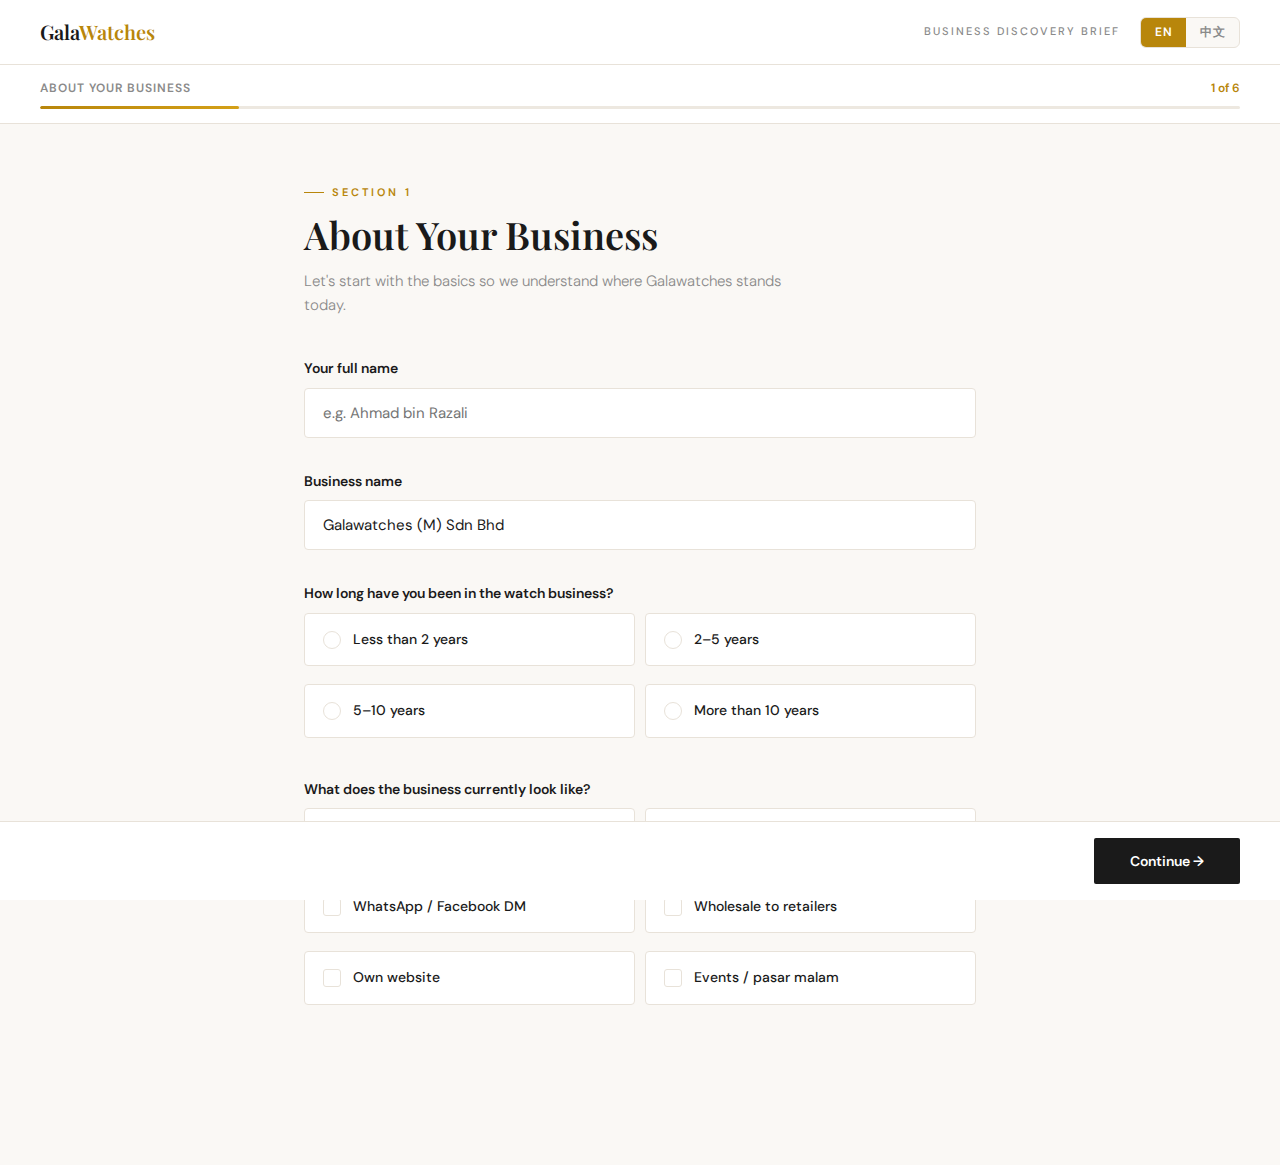
<file: galawatches/client-brief.html>
<!DOCTYPE html>
<html lang="en">
<head>
<meta charset="UTF-8">
<meta name="viewport" content="width=device-width, initial-scale=1.0">
<title>Galawatches — Business Discovery Brief</title>
<link href="https://fonts.googleapis.com/css2?family=Playfair+Display:wght@400;600&family=DM+Sans:wght@300;400;500;600&display=swap" rel="stylesheet">
<style>
  *, *::before, *::after { margin: 0; padding: 0; box-sizing: border-box; }
  :root {
    --cream: #faf8f5; --white: #ffffff; --ink: #1a1a1a;
    --ink-muted: #8a8a8a; --gold: #b8860b; --gold-light: #d4a017;
    --gold-pale: #f5edd8; --border: #e8e2d9; --progress-bg: #ede8e0;
  }
  body { background: var(--cream); color: var(--ink); font-family: 'DM Sans', sans-serif; min-height: 100vh; line-height: 1.6; }

  /* HEADER */
  header { background: var(--white); border-bottom: 1px solid var(--border); padding: 16px 40px; display: flex; align-items: center; justify-content: space-between; position: sticky; top: 0; z-index: 50; }
  .logo { font-family: 'Playfair Display', serif; font-size: 20px; font-weight: 600; }
  .logo span { color: var(--gold); }
  .header-right { display: flex; align-items: center; gap: 20px; }
  .header-label { font-size: 11px; font-weight: 500; letter-spacing: 2px; text-transform: uppercase; color: var(--ink-muted); }

  /* LANGUAGE TOGGLE */
  .lang-toggle { display: flex; background: var(--cream); border: 1.5px solid var(--border); border-radius: 6px; overflow: hidden; }
  .lang-btn { font-family: 'DM Sans', sans-serif; font-size: 12px; font-weight: 600; padding: 6px 14px; border: none; background: transparent; cursor: pointer; color: var(--ink-muted); transition: all 0.2s; letter-spacing: 0.5px; }
  .lang-btn.active { background: var(--gold); color: white; }
  .lang-btn:hover:not(.active) { background: var(--gold-pale); color: var(--ink); }

  /* PROGRESS */
  .progress-wrap { background: var(--white); border-bottom: 1px solid var(--border); padding: 14px 40px; }
  .progress-meta { display: flex; justify-content: space-between; margin-bottom: 8px; }
  .progress-label { font-size: 12px; font-weight: 600; letter-spacing: 1px; text-transform: uppercase; color: var(--ink-muted); }
  .progress-count { font-size: 12px; font-weight: 600; color: var(--gold); }
  .progress-bar { height: 3px; background: var(--progress-bg); border-radius: 2px; overflow: hidden; }
  .progress-fill { height: 100%; background: linear-gradient(90deg, var(--gold), var(--gold-light)); border-radius: 2px; transition: width 0.5s cubic-bezier(0.4,0,0.2,1); }

  /* LAYOUT */
  .container { max-width: 720px; margin: 0 auto; padding: 60px 24px 120px; }
  .step { display: none; animation: fadeSlide 0.4s ease; }
  .step.active { display: block; }
  @keyframes fadeSlide { from { opacity: 0; transform: translateY(16px); } to { opacity: 1; transform: translateY(0); } }

  /* STEP HEADER */
  .step-header { margin-bottom: 40px; }
  .step-category { font-size: 11px; font-weight: 600; letter-spacing: 3px; text-transform: uppercase; color: var(--gold); margin-bottom: 10px; display: flex; align-items: center; gap: 8px; }
  .step-category::before { content: ''; display: inline-block; width: 20px; height: 1px; background: var(--gold); }
  .step-title { font-family: 'Playfair Display', serif; font-size: clamp(26px, 5vw, 38px); font-weight: 600; line-height: 1.2; margin-bottom: 12px; }
  .step-subtitle { font-size: 15px; color: var(--ink-muted); font-weight: 300; max-width: 500px; }

  /* FORM */
  .form-group { margin-bottom: 32px; }
  label { display: block; font-size: 14px; font-weight: 600; margin-bottom: 8px; }
  label .optional { font-weight: 300; color: var(--ink-muted); font-size: 12px; margin-left: 6px; }
  .help-text { font-size: 12px; color: var(--ink-muted); margin-top: 6px; font-style: italic; }
  input[type="text"], input[type="tel"], textarea {
    width: 100%; padding: 14px 18px; font-family: 'DM Sans', sans-serif; font-size: 15px;
    color: var(--ink); background: var(--white); border: 1.5px solid var(--border);
    border-radius: 4px; transition: border-color 0.2s, box-shadow 0.2s; outline: none;
  }
  input:focus, textarea:focus { border-color: var(--gold); box-shadow: 0 0 0 3px rgba(184,134,11,0.08); }
  textarea { resize: vertical; min-height: 100px; line-height: 1.6; }

  /* OPTION CARDS */
  .option-grid { display: grid; gap: 10px; }
  .option-grid.cols-2 { grid-template-columns: 1fr 1fr; }
  .option-grid.cols-3 { grid-template-columns: 1fr 1fr 1fr; }
  .option-card { position: relative; cursor: pointer; }
  .option-card input { position: absolute; opacity: 0; width: 0; height: 0; }
  .option-label { display: flex; align-items: flex-start; gap: 12px; padding: 16px 18px; background: var(--white); border: 1.5px solid var(--border); border-radius: 4px; cursor: pointer; transition: all 0.2s; user-select: none; }
  .option-card input:checked + .option-label { border-color: var(--gold); background: var(--gold-pale); box-shadow: 0 0 0 1px var(--gold); }
  .option-label:hover { border-color: #ccc; background: #fdfaf6; }
  .option-indicator { width: 18px; height: 18px; border: 1.5px solid var(--border); border-radius: 50%; flex-shrink: 0; margin-top: 1px; display: flex; align-items: center; justify-content: center; background: var(--white); transition: all 0.2s; }
  .option-card.checkbox .option-indicator { border-radius: 3px; }
  .option-card input:checked + .option-label .option-indicator { background: var(--gold); border-color: var(--gold); }
  .option-card input:checked + .option-label .option-indicator::after { content: ''; display: block; width: 5px; height: 5px; background: white; border-radius: 50%; }
  .option-card.checkbox input:checked + .option-label .option-indicator::after { width: 4px; height: 7px; border: 2px solid white; border-top: none; border-left: none; border-radius: 0; transform: rotate(45deg) translateY(-1px); background: transparent; }
  .option-text { flex: 1; }
  .option-main { font-size: 14px; font-weight: 500; line-height: 1.4; }
  .option-sub { font-size: 12px; color: var(--ink-muted); margin-top: 2px; font-weight: 300; }
  .form-divider { border: none; border-top: 1px solid var(--border); margin: 36px 0; }

  /* BOTTOM NAV */
  .nav-bar { position: fixed; bottom: 0; left: 0; right: 0; background: var(--white); border-top: 1px solid var(--border); padding: 16px 40px; display: flex; justify-content: space-between; align-items: center; z-index: 50; }
  .btn-back { font-family: 'DM Sans', sans-serif; font-size: 14px; font-weight: 500; color: var(--ink-muted); background: none; border: none; cursor: pointer; padding: 10px 0; transition: color 0.2s; }
  .btn-back:hover { color: var(--ink); }
  .btn-back:disabled { opacity: 0; pointer-events: none; }
  .btn-next { font-family: 'DM Sans', sans-serif; font-size: 14px; font-weight: 600; color: white; background: var(--ink); border: none; padding: 14px 36px; cursor: pointer; transition: background 0.2s, transform 0.1s; border-radius: 2px; }
  .btn-next:hover { background: #2d2d2d; transform: translateY(-1px); }
  .btn-next.gold { background: var(--gold); }
  .btn-next.gold:hover { background: var(--gold-light); }

  /* THANK YOU */
  .thankyou { display: none; text-align: center; padding: 80px 40px; }
  .thankyou.active { display: block; animation: fadeSlide 0.5s ease; }
  .thankyou-icon { width: 72px; height: 72px; background: var(--gold-pale); border-radius: 50%; display: flex; align-items: center; justify-content: center; margin: 0 auto 28px; }
  .thankyou-icon svg { width: 32px; height: 32px; stroke: var(--gold); fill: none; stroke-width: 2; }
  .thankyou h2 { font-family: 'Playfair Display', serif; font-size: 36px; font-weight: 600; margin-bottom: 16px; }
  .thankyou p { font-size: 16px; color: var(--ink-muted); max-width: 420px; margin: 0 auto 32px; line-height: 1.7; }
  .summary-card { background: var(--white); border: 1px solid var(--border); border-radius: 4px; padding: 32px; text-align: left; max-width: 540px; margin: 0 auto 32px; }
  .summary-card h3 { font-size: 12px; letter-spacing: 2px; text-transform: uppercase; color: var(--gold); margin-bottom: 20px; font-weight: 600; }
  .summary-row { display: flex; justify-content: space-between; align-items: flex-start; padding: 10px 0; border-bottom: 1px solid var(--border); gap: 16px; }
  .summary-row:last-child { border-bottom: none; }
  .summary-key { font-size: 12px; color: var(--ink-muted); font-weight: 500; min-width: 130px; }
  .summary-val { font-size: 13px; color: var(--ink); font-weight: 500; text-align: right; }
  .copy-btn { font-family: 'DM Sans', sans-serif; font-size: 13px; font-weight: 600; color: var(--ink); background: var(--white); border: 1.5px solid var(--border); padding: 12px 28px; cursor: pointer; border-radius: 2px; transition: all 0.2s; display: inline-flex; align-items: center; gap: 8px; margin: 0 8px; }
  .copy-btn:hover { border-color: var(--ink); }
  .copy-btn svg { width: 14px; height: 14px; stroke: currentColor; fill: none; stroke-width: 2; }

  @media (max-width: 600px) {
    header { padding: 12px 16px; flex-wrap: wrap; gap: 8px; }
    .header-label { display: none; }
    .progress-wrap { padding: 12px 16px; }
    .container { padding: 40px 16px 100px; }
    .option-grid.cols-2, .option-grid.cols-3 { grid-template-columns: 1fr; }
    .nav-bar { padding: 12px 16px; }
    .btn-next { padding: 12px 20px; font-size: 13px; }
  }
</style>
</head>
<body>

<header>
  <div class="logo">Gala<span>Watches</span></div>
  <div class="header-right">
    <span class="header-label" id="hdrLabel"></span>
    <div class="lang-toggle">
      <button class="lang-btn active" onclick="setLang('en')">EN</button>
      <button class="lang-btn" onclick="setLang('zh')">中文</button>
    </div>
  </div>
</header>

<div class="progress-wrap">
  <div class="progress-meta">
    <span class="progress-label" id="stepName"></span>
    <span class="progress-count" id="stepCount"></span>
  </div>
  <div class="progress-bar"><div class="progress-fill" id="progressFill" style="width:16.6%"></div></div>
</div>

<div class="container">

  <!-- STEP 1 -->
  <div class="step active" id="step1">
    <div class="step-header">
      <div class="step-category" data-t="s1cat"></div>
      <h1 class="step-title" data-t="s1title"></h1>
      <p class="step-subtitle" data-t="s1sub"></p>
    </div>
    <div class="form-group">
      <label data-t="q_name_label"></label>
      <input type="text" id="q_name" data-t-ph="q_name_ph">
    </div>
    <div class="form-group">
      <label data-t="q_biz_label"></label>
      <input type="text" id="q_biz" value="Galawatches (M) Sdn Bhd">
    </div>
    <div class="form-group">
      <label data-t="q_bizage_label"></label>
      <div class="option-grid cols-2">
        <label class="option-card"><input type="radio" name="bizage" value="less2"><div class="option-label"><div class="option-indicator"></div><div class="option-text"><div class="option-main" data-t="bizage_a"></div></div></div></label>
        <label class="option-card"><input type="radio" name="bizage" value="2to5"><div class="option-label"><div class="option-indicator"></div><div class="option-text"><div class="option-main" data-t="bizage_b"></div></div></div></label>
        <label class="option-card"><input type="radio" name="bizage" value="5to10"><div class="option-label"><div class="option-indicator"></div><div class="option-text"><div class="option-main" data-t="bizage_c"></div></div></div></label>
        <label class="option-card"><input type="radio" name="bizage" value="10plus"><div class="option-label"><div class="option-indicator"></div><div class="option-text"><div class="option-main" data-t="bizage_d"></div></div></div></label>
      </div>
    </div>
    <div class="form-group">
      <label data-t="q_channel_label"><span class="optional" data-t="optional_tag"></span></label>
      <div class="option-grid cols-2">
        <label class="option-card checkbox"><input type="checkbox" name="channel" value="shop"><div class="option-label"><div class="option-indicator"></div><div class="option-text"><div class="option-main" data-t="ch_a"></div></div></div></label>
        <label class="option-card checkbox"><input type="checkbox" name="channel" value="online"><div class="option-label"><div class="option-indicator"></div><div class="option-text"><div class="option-main" data-t="ch_b"></div></div></div></label>
        <label class="option-card checkbox"><input type="checkbox" name="channel" value="wa"><div class="option-label"><div class="option-indicator"></div><div class="option-text"><div class="option-main" data-t="ch_c"></div></div></div></label>
        <label class="option-card checkbox"><input type="checkbox" name="channel" value="wholesale"><div class="option-label"><div class="option-indicator"></div><div class="option-text"><div class="option-main" data-t="ch_d"></div></div></div></label>
        <label class="option-card checkbox"><input type="checkbox" name="channel" value="website"><div class="option-label"><div class="option-indicator"></div><div class="option-text"><div class="option-main" data-t="ch_e"></div></div></div></label>
        <label class="option-card checkbox"><input type="checkbox" name="channel" value="events"><div class="option-label"><div class="option-indicator"></div><div class="option-text"><div class="option-main" data-t="ch_f"></div></div></div></label>
      </div>
    </div>
  </div>

  <!-- STEP 2 -->
  <div class="step" id="step2">
    <div class="step-header">
      <div class="step-category" data-t="s2cat"></div>
      <h1 class="step-title" data-t="s2title"></h1>
      <p class="step-subtitle" data-t="s2sub"></p>
    </div>
    <div class="form-group">
      <label data-t="q_buyer_label"><span class="optional" data-t="optional_tag"></span></label>
      <div class="option-grid">
        <label class="option-card checkbox"><input type="checkbox" name="buyer" value="retail"><div class="option-label"><div class="option-indicator"></div><div class="option-text"><div class="option-main" data-t="buyer_a"></div><div class="option-sub" data-t="buyer_a_sub"></div></div></div></label>
        <label class="option-card checkbox"><input type="checkbox" name="buyer" value="retailer"><div class="option-label"><div class="option-indicator"></div><div class="option-text"><div class="option-main" data-t="buyer_b"></div><div class="option-sub" data-t="buyer_b_sub"></div></div></div></label>
        <label class="option-card checkbox"><input type="checkbox" name="buyer" value="corporate"><div class="option-label"><div class="option-indicator"></div><div class="option-text"><div class="option-main" data-t="buyer_c"></div><div class="option-sub" data-t="buyer_c_sub"></div></div></div></label>
        <label class="option-card checkbox"><input type="checkbox" name="buyer" value="reseller"><div class="option-label"><div class="option-indicator"></div><div class="option-text"><div class="option-main" data-t="buyer_d"></div><div class="option-sub" data-t="buyer_d_sub"></div></div></div></label>
      </div>
    </div>
    <hr class="form-divider">
    <div class="form-group">
      <label data-t="q_buyerage_label"></label>
      <div class="option-grid cols-3">
        <label class="option-card"><input type="radio" name="buyerage" value="u25"><div class="option-label"><div class="option-indicator"></div><div class="option-text"><div class="option-main">Below 25</div><div class="option-sub" data-t="age_u25_sub"></div></div></div></label>
        <label class="option-card"><input type="radio" name="buyerage" value="25to35"><div class="option-label"><div class="option-indicator"></div><div class="option-text"><div class="option-main">25–35</div><div class="option-sub" data-t="age_2535_sub"></div></div></div></label>
        <label class="option-card"><input type="radio" name="buyerage" value="35to50"><div class="option-label"><div class="option-indicator"></div><div class="option-text"><div class="option-main">35–50</div><div class="option-sub" data-t="age_3550_sub"></div></div></div></label>
        <label class="option-card"><input type="radio" name="buyerage" value="50plus"><div class="option-label"><div class="option-indicator"></div><div class="option-text"><div class="option-main">50+</div><div class="option-sub" data-t="age_50_sub"></div></div></div></label>
        <label class="option-card"><input type="radio" name="buyerage" value="mixed"><div class="option-label"><div class="option-indicator"></div><div class="option-text"><div class="option-main" data-t="age_mixed"></div><div class="option-sub" data-t="age_mixed_sub"></div></div></div></label>
      </div>
    </div>
    <div class="form-group">
      <label data-t="q_gender_label"><span class="optional" data-t="optional_est"></span></label>
      <div class="option-grid cols-3">
        <label class="option-card"><input type="radio" name="gender" value="men"><div class="option-label"><div class="option-indicator"></div><div class="option-text"><div class="option-main" data-t="gender_men"></div><div class="option-sub">70%+</div></div></div></label>
        <label class="option-card"><input type="radio" name="gender" value="women"><div class="option-label"><div class="option-indicator"></div><div class="option-text"><div class="option-main" data-t="gender_women"></div><div class="option-sub">70%+</div></div></div></label>
        <label class="option-card"><input type="radio" name="gender" value="balanced"><div class="option-label"><div class="option-indicator"></div><div class="option-text"><div class="option-main" data-t="gender_balanced"></div><div class="option-sub">~50/50</div></div></div></label>
      </div>
    </div>
    <div class="form-group">
      <label data-t="q_location_label"></label>
      <div class="option-grid cols-2">
        <label class="option-card"><input type="radio" name="location" value="kv"><div class="option-label"><div class="option-indicator"></div><div class="option-text"><div class="option-main" data-t="loc_a"></div></div></div></label>
        <label class="option-card"><input type="radio" name="location" value="pen"><div class="option-label"><div class="option-indicator"></div><div class="option-text"><div class="option-main" data-t="loc_b"></div></div></div></label>
        <label class="option-card"><input type="radio" name="location" value="nation"><div class="option-label"><div class="option-indicator"></div><div class="option-text"><div class="option-main" data-t="loc_c"></div></div></div></label>
        <label class="option-card"><input type="radio" name="location" value="intl"><div class="option-label"><div class="option-indicator"></div><div class="option-text"><div class="option-main" data-t="loc_d"></div></div></div></label>
      </div>
    </div>
  </div>

  <!-- STEP 3 -->
  <div class="step" id="step3">
    <div class="step-header">
      <div class="step-category" data-t="s3cat"></div>
      <h1 class="step-title" data-t="s3title"></h1>
      <p class="step-subtitle" data-t="s3sub"></p>
    </div>
    <div class="form-group">
      <label data-t="q_brand_label"><span class="optional" data-t="optional_tag"></span></label>
      <div class="option-grid cols-3">
        <label class="option-card checkbox"><input type="checkbox" name="brand" value="G-Shock"><div class="option-label"><div class="option-indicator"></div><div class="option-text"><div class="option-main">G-Shock</div></div></div></label>
        <label class="option-card checkbox"><input type="checkbox" name="brand" value="Casio"><div class="option-label"><div class="option-indicator"></div><div class="option-text"><div class="option-main">Casio</div></div></div></label>
        <label class="option-card checkbox"><input type="checkbox" name="brand" value="Baby-G"><div class="option-label"><div class="option-indicator"></div><div class="option-text"><div class="option-main">Baby-G</div></div></div></label>
        <label class="option-card checkbox"><input type="checkbox" name="brand" value="Seiko"><div class="option-label"><div class="option-indicator"></div><div class="option-text"><div class="option-main">Seiko</div></div></div></label>
        <label class="option-card checkbox"><input type="checkbox" name="brand" value="Citizen"><div class="option-label"><div class="option-indicator"></div><div class="option-text"><div class="option-main">Citizen</div></div></div></label>
        <label class="option-card checkbox"><input type="checkbox" name="brand" value="Orient"><div class="option-label"><div class="option-indicator"></div><div class="option-text"><div class="option-main">Orient</div></div></div></label>
        <label class="option-card checkbox"><input type="checkbox" name="brand" value="Fossil"><div class="option-label"><div class="option-indicator"></div><div class="option-text"><div class="option-main">Fossil</div></div></div></label>
        <label class="option-card checkbox"><input type="checkbox" name="brand" value="Edifice"><div class="option-label"><div class="option-indicator"></div><div class="option-text"><div class="option-main">Edifice</div></div></div></label>
        <label class="option-card checkbox"><input type="checkbox" name="brand" value="others"><div class="option-label"><div class="option-indicator"></div><div class="option-text"><div class="option-main" data-t="brand_others"></div></div></div></label>
      </div>
    </div>
    <div class="form-group">
      <label data-t="q_price_label"></label>
      <div class="option-grid cols-2">
        <label class="option-card"><input type="radio" name="price" value="u200"><div class="option-label"><div class="option-indicator"></div><div class="option-text"><div class="option-main">Below RM200</div><div class="option-sub" data-t="price_a_sub"></div></div></div></label>
        <label class="option-card"><input type="radio" name="price" value="200to500"><div class="option-label"><div class="option-indicator"></div><div class="option-text"><div class="option-main">RM200–500</div><div class="option-sub" data-t="price_b_sub"></div></div></div></label>
        <label class="option-card"><input type="radio" name="price" value="500to1500"><div class="option-label"><div class="option-indicator"></div><div class="option-text"><div class="option-main">RM500–1,500</div><div class="option-sub" data-t="price_c_sub"></div></div></div></label>
        <label class="option-card"><input type="radio" name="price" value="o1500"><div class="option-label"><div class="option-indicator"></div><div class="option-text"><div class="option-main">Above RM1,500</div><div class="option-sub" data-t="price_d_sub"></div></div></div></label>
        <label class="option-card"><input type="radio" name="price" value="all"><div class="option-label"><div class="option-indicator"></div><div class="option-text"><div class="option-main" data-t="price_e"></div><div class="option-sub" data-t="price_e_sub"></div></div></div></label>
      </div>
    </div>
    <div class="form-group">
      <label data-t="q_usp_label"><span class="optional" data-t="optional_own"></span></label>
      <textarea id="q_usp" data-t-ph="q_usp_ph"></textarea>
      <div class="help-text" data-t="q_usp_help"></div>
    </div>
  </div>

  <!-- STEP 4 -->
  <div class="step" id="step4">
    <div class="step-header">
      <div class="step-category" data-t="s4cat"></div>
      <h1 class="step-title" data-t="s4title"></h1>
      <p class="step-subtitle" data-t="s4sub"></p>
    </div>
    <div class="form-group">
      <label data-t="q_goal_label"></label>
      <div class="option-grid">
        <label class="option-card"><input type="radio" name="goal" value="leads"><div class="option-label"><div class="option-indicator"></div><div class="option-text"><div class="option-main" data-t="goal_a"></div><div class="option-sub" data-t="goal_a_sub"></div></div></div></label>
        <label class="option-card"><input type="radio" name="goal" value="wholesale"><div class="option-label"><div class="option-indicator"></div><div class="option-text"><div class="option-main" data-t="goal_b"></div><div class="option-sub" data-t="goal_b_sub"></div></div></div></label>
        <label class="option-card"><input type="radio" name="goal" value="ecom"><div class="option-label"><div class="option-indicator"></div><div class="option-text"><div class="option-main" data-t="goal_c"></div><div class="option-sub" data-t="goal_c_sub"></div></div></div></label>
        <label class="option-card"><input type="radio" name="goal" value="brand"><div class="option-label"><div class="option-indicator"></div><div class="option-text"><div class="option-main" data-t="goal_d"></div><div class="option-sub" data-t="goal_d_sub"></div></div></div></label>
        <label class="option-card"><input type="radio" name="goal" value="all"><div class="option-label"><div class="option-indicator"></div><div class="option-text"><div class="option-main" data-t="goal_e"></div></div></div></label>
      </div>
    </div>
    <hr class="form-divider">
    <div class="form-group">
      <label data-t="q_feature_label"><span class="optional" data-t="optional_tag"></span></label>
      <div class="option-grid cols-2">
        <label class="option-card checkbox"><input type="checkbox" name="feature" value="wa_btn"><div class="option-label"><div class="option-indicator"></div><div class="option-text"><div class="option-main" data-t="feat_a"></div></div></div></label>
        <label class="option-card checkbox"><input type="checkbox" name="feature" value="catalogue"><div class="option-label"><div class="option-indicator"></div><div class="option-text"><div class="option-main" data-t="feat_b"></div></div></div></label>
        <label class="option-card checkbox"><input type="checkbox" name="feature" value="wholesale_pg"><div class="option-label"><div class="option-indicator"></div><div class="option-text"><div class="option-main" data-t="feat_c"></div></div></div></label>
        <label class="option-card checkbox"><input type="checkbox" name="feature" value="testimonials"><div class="option-label"><div class="option-indicator"></div><div class="option-text"><div class="option-main" data-t="feat_d"></div></div></div></label>
        <label class="option-card checkbox"><input type="checkbox" name="feature" value="payment"><div class="option-label"><div class="option-indicator"></div><div class="option-text"><div class="option-main" data-t="feat_e"></div></div></div></label>
        <label class="option-card checkbox"><input type="checkbox" name="feature" value="social"><div class="option-label"><div class="option-indicator"></div><div class="option-text"><div class="option-main" data-t="feat_f"></div></div></div></label>
        <label class="option-card checkbox"><input type="checkbox" name="feature" value="blog"><div class="option-label"><div class="option-indicator"></div><div class="option-text"><div class="option-main" data-t="feat_g"></div></div></div></label>
        <label class="option-card checkbox"><input type="checkbox" name="feature" value="chat"><div class="option-label"><div class="option-indicator"></div><div class="option-text"><div class="option-main" data-t="feat_h"></div></div></div></label>
      </div>
    </div>
    <div class="form-group">
      <label data-t="q_lang_label"></label>
      <div class="option-grid cols-3">
        <label class="option-card"><input type="radio" name="sitelang" value="en"><div class="option-label"><div class="option-indicator"></div><div class="option-text"><div class="option-main" data-t="lang_en"></div></div></div></label>
        <label class="option-card"><input type="radio" name="sitelang" value="bm"><div class="option-label"><div class="option-indicator"></div><div class="option-text"><div class="option-main" data-t="lang_bm"></div></div></div></label>
        <label class="option-card"><input type="radio" name="sitelang" value="both"><div class="option-label"><div class="option-indicator"></div><div class="option-text"><div class="option-main" data-t="lang_both"></div></div></div></label>
      </div>
    </div>
  </div>

  <!-- STEP 5 -->
  <div class="step" id="step5">
    <div class="step-header">
      <div class="step-category" data-t="s5cat"></div>
      <h1 class="step-title" data-t="s5title"></h1>
      <p class="step-subtitle" data-t="s5sub"></p>
    </div>
    <div class="form-group">
      <label data-t="q_style_label"></label>
      <div class="option-grid">
        <label class="option-card"><input type="radio" name="style" value="bold"><div class="option-label"><div class="option-indicator"></div><div class="option-text"><div class="option-main" data-t="style_a"></div><div class="option-sub" data-t="style_a_sub"></div></div></div></label>
        <label class="option-card"><input type="radio" name="style" value="clean"><div class="option-label"><div class="option-indicator"></div><div class="option-text"><div class="option-main" data-t="style_b"></div><div class="option-sub" data-t="style_b_sub"></div></div></div></label>
        <label class="option-card"><input type="radio" name="style" value="warm"><div class="option-label"><div class="option-indicator"></div><div class="option-text"><div class="option-main" data-t="style_c"></div><div class="option-sub" data-t="style_c_sub"></div></div></div></label>
        <label class="option-card"><input type="radio" name="style" value="luxury"><div class="option-label"><div class="option-indicator"></div><div class="option-text"><div class="option-main" data-t="style_d"></div><div class="option-sub" data-t="style_d_sub"></div></div></div></label>
      </div>
    </div>
    <div class="form-group">
      <label data-t="q_ref_label"><span class="optional" data-t="optional_any"></span></label>
      <textarea id="q_ref" data-t-ph="q_ref_ph"></textarea>
      <div class="help-text" data-t="q_ref_help"></div>
    </div>
    <div class="form-group">
      <label data-t="q_branding_label"><span class="optional" data-t="optional_tag"></span></label>
      <div class="option-grid cols-2">
        <label class="option-card checkbox"><input type="checkbox" name="branding" value="logo"><div class="option-label"><div class="option-indicator"></div><div class="option-text"><div class="option-main" data-t="brand_logo"></div></div></div></label>
        <label class="option-card checkbox"><input type="checkbox" name="branding" value="colors"><div class="option-label"><div class="option-indicator"></div><div class="option-text"><div class="option-main" data-t="brand_colors"></div></div></div></label>
        <label class="option-card checkbox"><input type="checkbox" name="branding" value="photos"><div class="option-label"><div class="option-indicator"></div><div class="option-text"><div class="option-main" data-t="brand_photos"></div></div></div></label>
        <label class="option-card checkbox"><input type="checkbox" name="branding" value="scratch"><div class="option-label"><div class="option-indicator"></div><div class="option-text"><div class="option-main" data-t="brand_scratch"></div></div></div></label>
      </div>
    </div>
  </div>

  <!-- STEP 6 -->
  <div class="step" id="step6">
    <div class="step-header">
      <div class="step-category" data-t="s6cat"></div>
      <h1 class="step-title" data-t="s6title"></h1>
      <p class="step-subtitle" data-t="s6sub"></p>
    </div>
    <div class="form-group">
      <label data-t="q_budget_label"></label>
      <div class="option-grid">
        <label class="option-card"><input type="radio" name="budget" value="u1k"><div class="option-label"><div class="option-indicator"></div><div class="option-text"><div class="option-main">Below RM1,000</div><div class="option-sub" data-t="budget_a_sub"></div></div></div></label>
        <label class="option-card"><input type="radio" name="budget" value="1to3k"><div class="option-label"><div class="option-indicator"></div><div class="option-text"><div class="option-main">RM1,000–3,000</div><div class="option-sub" data-t="budget_b_sub"></div></div></div></label>
        <label class="option-card"><input type="radio" name="budget" value="3to8k"><div class="option-label"><div class="option-indicator"></div><div class="option-text"><div class="option-main">RM3,000–8,000</div><div class="option-sub" data-t="budget_c_sub"></div></div></div></label>
        <label class="option-card"><input type="radio" name="budget" value="o8k"><div class="option-label"><div class="option-indicator"></div><div class="option-text"><div class="option-main">RM8,000+</div><div class="option-sub" data-t="budget_d_sub"></div></div></div></label>
        <label class="option-card"><input type="radio" name="budget" value="unsure"><div class="option-label"><div class="option-indicator"></div><div class="option-text"><div class="option-main" data-t="budget_e"></div><div class="option-sub" data-t="budget_e_sub"></div></div></div></label>
      </div>
    </div>
    <div class="form-group">
      <label data-t="q_timeline_label"></label>
      <div class="option-grid cols-2">
        <label class="option-card"><input type="radio" name="timeline" value="asap"><div class="option-label"><div class="option-indicator"></div><div class="option-text"><div class="option-main">ASAP</div><div class="option-sub" data-t="tl_a_sub"></div></div></div></label>
        <label class="option-card"><input type="radio" name="timeline" value="1mo"><div class="option-label"><div class="option-indicator"></div><div class="option-text"><div class="option-main" data-t="tl_b"></div></div></div></label>
        <label class="option-card"><input type="radio" name="timeline" value="3mo"><div class="option-label"><div class="option-indicator"></div><div class="option-text"><div class="option-main" data-t="tl_c"></div><div class="option-sub" data-t="tl_c_sub"></div></div></div></label>
        <label class="option-card"><input type="radio" name="timeline" value="flex"><div class="option-label"><div class="option-indicator"></div><div class="option-text"><div class="option-main" data-t="tl_d"></div><div class="option-sub" data-t="tl_d_sub"></div></div></div></label>
      </div>
    </div>
    <div class="form-group">
      <label data-t="q_notes_label"><span class="optional" data-t="optional_opt"></span></label>
      <textarea id="q_notes" data-t-ph="q_notes_ph"></textarea>
    </div>
    <div class="form-group">
      <label data-t="q_phone_label"><span class="optional" data-t="optional_followup"></span></label>
      <input type="tel" id="q_phone" placeholder="012-3456789">
    </div>
  </div>

  <!-- THANK YOU -->
  <div class="thankyou" id="thankyou">
    <div class="thankyou-icon"><svg viewBox="0 0 24 24"><path d="M9 12l2 2 4-4m6 2a9 9 0 11-18 0 9 9 0 0118 0z"/></svg></div>
    <h2 data-t="ty_title"></h2>
    <p data-t="ty_sub"></p>
    <div class="summary-card">
      <h3 data-t="ty_summary_title"></h3>
      <div id="summaryContent"></div>
    </div>
    <div>
      <button class="copy-btn" id="copyBtn" onclick="copyToClipboard()">
        <svg viewBox="0 0 24 24"><rect x="9" y="9" width="13" height="13" rx="2"/><path d="M5 15H4a2 2 0 01-2-2V4a2 2 0 012-2h9a2 2 0 012 2v1"/></svg>
        <span data-t="ty_copy"></span>
      </button>
      <button class="copy-btn" onclick="window.print()">
        <svg viewBox="0 0 24 24"><path d="M6 9V2h12v7M6 18H4a2 2 0 01-2-2v-5a2 2 0 012-2h16a2 2 0 012 2v5a2 2 0 01-2 2h-2M6 14h12v8H6z"/></svg>
        <span data-t="ty_print"></span>
      </button>
    </div>
  </div>

</div>

<!-- Bottom Nav -->
<div class="nav-bar" id="navBar">
  <button class="btn-back" id="btnBack" onclick="navigate(-1)" disabled></button>
  <button class="btn-next" id="btnNext" onclick="navigate(1)"></button>
</div>

<script>
// ── TRANSLATIONS ──────────────────────────────────────────────
const T = {
  en: {
    hdrLabel:'Business Discovery Brief',
    s1cat:'Section 1', s1title:'About Your Business', s1sub:"Let's start with the basics so we understand where Galawatches stands today.",
    s2cat:'Section 2', s2title:'Your Customers', s2sub:"Understanding who buys from you shapes everything about the website's look and messaging.",
    s3cat:'Section 3', s3title:'Your Products', s3sub:'Help us understand what you sell and what makes it special.',
    s4cat:'Section 4', s4title:'Website Goals', s4sub:'What do you want this website to do for your business?',
    s5cat:'Section 5', s5title:'Look & Feel', s5sub:"Your website's personality — helps us design something that feels right for your customers.",
    s6cat:'Section 6', s6title:'Budget & Timeline', s6sub:'The last section! This helps us recommend the right approach for you.',
    stepNames:['About Your Business','Your Customers','Your Products','Website Goals','Look & Feel','Budget & Timeline'],
    of:'of',
    optional_tag:'(pick all that apply)', optional_est:'(estimate)', optional_own:'(in your own words)',
    optional_any:'(any industry)', optional_opt:'(optional)', optional_followup:'(so we can follow up)',
    q_name_label:'Your full name', q_name_ph:'e.g. Ahmad bin Razali',
    q_biz_label:'Business name',
    q_bizage_label:'How long have you been in the watch business?',
    bizage_a:'Less than 2 years', bizage_b:'2–5 years', bizage_c:'5–10 years', bizage_d:'More than 10 years',
    q_channel_label:'What does the business currently look like?',
    ch_a:'Physical shop / kiosk', ch_b:'Online (Shopee / Lazada)', ch_c:'WhatsApp / Facebook DM',
    ch_d:'Wholesale to retailers', ch_e:'Own website', ch_f:'Events / pasar malam',
    q_buyer_label:'Who are your main buyers?',
    buyer_a:'End consumers', buyer_a_sub:'People buying for themselves or as gifts',
    buyer_b:'Retailers / kedai jam', buyer_b_sub:'Shop owners who resell your stock',
    buyer_c:'Corporate / gift buyers', buyer_c_sub:'Companies buying for awards, door gifts, etc.',
    buyer_d:'Online resellers / dropship', buyer_d_sub:'People selling on their own platforms',
    q_buyerage_label:'What is the typical age range of your buyers?',
    age_u25_sub:'Gen Z / students', age_2535_sub:'Young adults', age_3550_sub:'Professionals', age_50_sub:'Mature buyers',
    age_mixed:'Mixed ages', age_mixed_sub:'Wide range',
    q_gender_label:'Gender breakdown of your buyers?',
    gender_men:'Mostly men', gender_women:'Mostly women', gender_balanced:'Balanced',
    q_location_label:'Where are most of your customers located?',
    loc_a:'Klang Valley / KL area', loc_b:'All of Peninsular Malaysia',
    loc_c:'Nationwide incl. Sabah & Sarawak', loc_d:'International / overseas too',
    q_brand_label:'Which brands do you carry?', brand_others:'Others',
    q_price_label:'What is your typical price range per watch?',
    price_a_sub:'Budget / entry-level', price_b_sub:'Mid-range', price_c_sub:'Premium', price_d_sub:'Luxury / limited',
    price_e:'All price ranges', price_e_sub:'Wide selection',
    q_usp_label:'What sets your business apart from other watch sellers?',
    q_usp_ph:'e.g. Lowest wholesale prices in KL, 100% authentic, fast shipping, great after-sales service...',
    q_usp_help:'Even a rough answer helps — there are no wrong answers here.',
    q_goal_label:'What is the #1 purpose of the website?',
    goal_a:'Generate leads', goal_a_sub:'Get people to contact me via WhatsApp or form',
    goal_b:'Attract wholesale buyers', goal_b_sub:'Target retailers and resellers who buy in bulk',
    goal_c:'Sell watches online', goal_c_sub:'Full e-commerce with cart and payment',
    goal_d:'Build brand credibility', goal_d_sub:'Look professional and trustworthy online',
    goal_e:'All of the above',
    q_feature_label:'Which features matter most to you?',
    feat_a:'WhatsApp enquiry button', feat_b:'Product catalogue / gallery', feat_c:'Wholesale pricing page',
    feat_d:'Customer testimonials', feat_e:'Online order / payment', feat_f:'Facebook / Instagram feed',
    feat_g:'Blog / new arrivals news', feat_h:'Live chat / chatbot',
    q_lang_label:'Language preference for the website?',
    lang_en:'English only', lang_bm:'BM only', lang_both:'Both (bilingual)',
    q_style_label:'What style do you want your website to feel like?',
    style_a:'Bold & edgy', style_a_sub:'Dark, tactical, high-energy — like G-Shock',
    style_b:'Clean & professional', style_b_sub:'Light, modern, trustworthy — like a premium retailer',
    style_c:'Warm & approachable', style_c_sub:'Friendly, community feel — easy to browse',
    style_d:'Luxury & elegant', style_d_sub:'Refined, premium — like a jewellery brand',
    q_ref_label:'Any websites you admire or want to reference?',
    q_ref_ph:"e.g. gshock.casio.com, Shopee's layout, Apple.com... paste links if you have them",
    q_ref_help:'Local or international sites both work. Even "something like Zalora" helps!',
    q_branding_label:'Do you have existing branding?',
    brand_logo:'Yes, I have a logo', brand_colors:'I have brand colours',
    brand_photos:'I have product photos', brand_scratch:'Need everything from scratch',
    q_budget_label:'Estimated budget for this website project?',
    budget_a_sub:'Basic landing page — just to have an online presence',
    budget_b_sub:'Professional multi-page website with features',
    budget_c_sub:'Full e-commerce with catalogue and payment',
    budget_d_sub:'Custom build with advanced features',
    budget_e:'Not sure yet', budget_e_sub:'Open to a proposal or recommendation',
    q_timeline_label:'When do you want the website to be live?',
    tl_a_sub:'Within 2 weeks', tl_b:'Within 1 month',
    tl_c:'1–3 months', tl_c_sub:'No rush, I want it done properly',
    tl_d:'Flexible', tl_d_sub:"I'll follow your recommendation",
    q_notes_label:'Any other thoughts or requests?',
    q_notes_ph:'e.g. I want to update products myself, needs to work on mobile, connect to Shopee store...',
    q_phone_label:'Your WhatsApp number',
    ty_title:'Thank you!', ty_sub:"We've captured your brief. Here's a summary — share this with your web designer directly.",
    ty_summary_title:'Your Business Brief', ty_copy:'Copy Summary', ty_print:'Print / Save PDF',
    btn_back:'← Back', btn_next:'Continue →', btn_submit:'Submit Brief ✓',
    done:'✓ Done', complete:'Complete!',
    copied:'✓ Copied!',
    sk_name:'Name', sk_biz:'Business', sk_bizage:'Years in business', sk_channel:'Sales channels',
    sk_buyer:'Main buyers', sk_buyerage:'Buyer age range', sk_gender:'Gender split', sk_location:'Location',
    sk_brand:'Brands carried', sk_price:'Price range', sk_usp:'Unique selling point', sk_goal:'Website goal',
    sk_feature:'Key features', sk_sitelang:'Site language', sk_style:'Website style', sk_ref:'Reference sites',
    sk_branding:'Existing branding', sk_budget:'Budget range', sk_timeline:'Timeline', sk_notes:'Notes', sk_phone:'WhatsApp',
  },
  zh: {
    hdrLabel:'业务调查问卷',
    s1cat:'第一节', s1title:'关于您的业务', s1sub:'让我们从基本信息开始，了解 Galawatches 目前的状况。',
    s2cat:'第二节', s2title:'您的客户', s2sub:'了解谁在向您购买，将影响网站的设计风格和文案方向。',
    s3cat:'第三节', s3title:'您的产品', s3sub:'帮助我们了解您销售什么，以及您的独特之处。',
    s4cat:'第四节', s4title:'网站目标', s4sub:'您希望这个网站为您的业务做什么？',
    s5cat:'第五节', s5title:'风格与外观', s5sub:'网站的整体感觉，有助于我们设计出适合您和您客户的风格。',
    s6cat:'第六节', s6title:'预算与时间表', s6sub:'最后一节！这有助于我们为您推荐合适的方案。',
    stepNames:['关于您的业务','您的客户','您的产品','网站目标','风格与外观','预算与时间表'],
    of:'共',
    optional_tag:'（可多选）', optional_est:'（估算）', optional_own:'（用自己的话）',
    optional_any:'（任何行业）', optional_opt:'（选填）', optional_followup:'（方便我们跟进）',
    q_name_label:'您的全名', q_name_ph:'例如：王大明',
    q_biz_label:'公司名称（注册名或商业名）',
    q_bizage_label:'您在手表行业经营多久了？',
    bizage_a:'不足 2 年', bizage_b:'2–5 年', bizage_c:'5–10 年', bizage_d:'超过 10 年',
    q_channel_label:'目前的业务模式是什么？',
    ch_a:'实体店 / 摊位', ch_b:'网络平台（Shopee / Lazada）', ch_c:'WhatsApp / Facebook 私信',
    ch_d:'批发给零售商', ch_e:'自有网站', ch_f:'展销会 / 夜市',
    q_buyer_label:'您的主要买家是谁？',
    buyer_a:'终端消费者', buyer_a_sub:'自用或送礼的个人买家',
    buyer_b:'零售商 / 手表店', buyer_b_sub:'购入您货品进行转售的店主',
    buyer_c:'企业 / 礼品采购商', buyer_c_sub:'购买奖品、纪念品等的公司',
    buyer_d:'网络转售商 / 代理商', buyer_d_sub:'在自己平台上销售的人',
    q_buyerage_label:'您的买家典型年龄范围？',
    age_u25_sub:'Z世代 / 学生', age_2535_sub:'年轻成年人', age_3550_sub:'专业人士', age_50_sub:'成熟买家',
    age_mixed:'各年龄层均有', age_mixed_sub:'范围广泛',
    q_gender_label:'买家的性别比例？',
    gender_men:'以男性为主', gender_women:'以女性为主', gender_balanced:'大致均衡',
    q_location_label:'大多数客户在哪里？',
    loc_a:'巴生谷 / 吉隆坡地区', loc_b:'整个马来西亚半岛',
    loc_c:'全国包括沙巴和砂拉越', loc_d:'也包括海外客户',
    q_brand_label:'您销售哪些品牌？', brand_others:'其他品牌',
    q_price_label:'每块手表的典型售价范围？',
    price_a_sub:'入门级 / 经济型', price_b_sub:'中档价位', price_c_sub:'高档', price_d_sub:'奢华 / 限量版',
    price_e:'全价位段', price_e_sub:'多元选择',
    q_usp_label:'您的业务与其他手表商有何不同？',
    q_usp_ph:'例如：提供吉隆坡最低批发价、100% 正品、快速发货、完善的售后服务...',
    q_usp_help:'粗略的回答也有帮助——没有错误答案。',
    q_goal_label:'网站的首要目的是什么？',
    goal_a:'获取潜在客户', goal_a_sub:'让人们通过 WhatsApp 或表单联系我',
    goal_b:'吸引批发买家', goal_b_sub:'针对批量采购的零售商和转售商',
    goal_c:'在线销售手表', goal_c_sub:'完整电商功能，含购物车和付款',
    goal_d:'建立品牌形象', goal_d_sub:'在网上看起来专业、值得信赖',
    goal_e:'以上全部',
    q_feature_label:'哪些功能对您最重要？',
    feat_a:'WhatsApp 咨询按钮', feat_b:'产品目录 / 图库', feat_c:'批发价格页面',
    feat_d:'客户评价', feat_e:'在线下单 / 付款', feat_f:'Facebook / Instagram 动态',
    feat_g:'博客 / 新品资讯', feat_h:'在线客服 / 聊天机器人',
    q_lang_label:'网站的语言偏好？',
    lang_en:'仅英文', lang_bm:'仅马来文', lang_both:'双语（英文 + 马来文）',
    q_style_label:'您希望网站呈现什么风格？',
    style_a:'大胆前卫', style_a_sub:'深色、硬派、高能量——类似 G-Shock 风格',
    style_b:'简洁专业', style_b_sub:'明亮、现代、值得信赖——类似高端零售商',
    style_c:'温馨亲切', style_c_sub:'友好、亲切的社区感——易于浏览',
    style_d:'奢华优雅', style_d_sub:'精致、高端——类似珠宝品牌',
    q_ref_label:'有没有您欣赏或希望参考的网站？',
    q_ref_ph:'例如：gshock.casio.com、Shopee 的布局、Apple.com... 也可以粘贴链接',
    q_ref_help:'可以提及本地或国际网站。即使说"类似 Zalora 那样"也很有帮助！',
    q_branding_label:'您是否已有现成的品牌资产？',
    brand_logo:'已有品牌标志（Logo）', brand_colors:'已有品牌配色',
    brand_photos:'已有产品照片', brand_scratch:'需要从头设计一切',
    q_budget_label:'这个网站项目的预计预算？',
    budget_a_sub:'基础落地页——仅需建立线上存在',
    budget_b_sub:'专业多页网站，含功能模块',
    budget_c_sub:'完整电商，含产品目录和付款系统',
    budget_d_sub:'定制开发，含高级功能',
    budget_e:'尚未确定', budget_e_sub:'愿意接受建议和报价',
    q_timeline_label:'您希望网站何时上线？',
    tl_a_sub:'2 周内', tl_b:'1 个月内',
    tl_c:'1–3 个月', tl_c_sub:'不急，希望做好',
    tl_d:'时间弹性', tl_d_sub:'按您的建议来',
    q_notes_label:'还有其他想法或要求吗？',
    q_notes_ph:'例如：我希望自己能更新产品、手机端需要好用、希望与 Shopee 店铺关联...',
    q_phone_label:'您的 WhatsApp 号码',
    ty_title:'非常感谢！', ty_sub:'您的问卷已填写完成。以下是摘要——可直接截图或分享给您的网站设计师。',
    ty_summary_title:'您的业务简报', ty_copy:'复制摘要', ty_print:'打印 / 保存为 PDF',
    btn_back:'← 上一步', btn_next:'下一步 →', btn_submit:'提交问卷 ✓',
    done:'✓ 完成', complete:'已完成！',
    copied:'✓ 已复制！',
    sk_name:'姓名', sk_biz:'公司名称', sk_bizage:'经营年限', sk_channel:'销售渠道',
    sk_buyer:'主要买家', sk_buyerage:'买家年龄段', sk_gender:'性别比例', sk_location:'客户地区',
    sk_brand:'代理品牌', sk_price:'价格范围', sk_usp:'独特卖点', sk_goal:'网站目标',
    sk_feature:'重要功能', sk_sitelang:'网站语言', sk_style:'网站风格', sk_ref:'参考网站',
    sk_branding:'现有品牌资产', sk_budget:'预算范围', sk_timeline:'时间表', sk_notes:'补充说明', sk_phone:'WhatsApp',
  }
};

// ── STATE ──────────────────────────────────────────────────────
let lang = 'en';
let current = 1;
const TOTAL = 6;

// ── RENDER ─────────────────────────────────────────────────────
function applyLang() {
  const t = T[lang];
  document.querySelectorAll('[data-t]').forEach(el => {
    const key = el.getAttribute('data-t');
    if (t[key] !== undefined) el.textContent = t[key];
  });
  document.querySelectorAll('[data-t-ph]').forEach(el => {
    const key = el.getAttribute('data-t-ph');
    if (t[key] !== undefined) el.placeholder = t[key];
  });
  document.getElementById('hdrLabel').textContent = t.hdrLabel;
  document.getElementById('stepName').textContent = t.stepNames[current - 1];
  const ct = document.getElementById('stepCount');
  if (!ct.textContent.includes('✓')) {
    ct.textContent = current + ' ' + t.of + ' ' + TOTAL;
  }
  // nav buttons
  document.getElementById('btnBack').textContent = t.btn_back;
  const btn = document.getElementById('btnNext');
  btn.textContent = current === TOTAL ? t.btn_submit : t.btn_next;
  // lang toggle highlight
  document.querySelectorAll('.lang-btn').forEach(b => {
    b.classList.toggle('active',
      (lang === 'en' && b.textContent === 'EN') ||
      (lang === 'zh' && b.textContent === '中文')
    );
  });
}

function setLang(l) {
  lang = l;
  applyLang();
}

// ── NAV ────────────────────────────────────────────────────────
function navigate(dir) {
  const next = current + dir;
  if (next < 1 || next > TOTAL) return;
  document.getElementById('step' + current).classList.remove('active');
  current = next;
  document.getElementById('step' + current).classList.add('active');
  const t = T[lang];
  document.getElementById('progressFill').style.width = (current / TOTAL * 100) + '%';
  document.getElementById('stepCount').textContent = current + ' ' + t.of + ' ' + TOTAL;
  document.getElementById('stepName').textContent = t.stepNames[current - 1];
  document.getElementById('btnBack').disabled = current === 1;
  const btn = document.getElementById('btnNext');
  if (current === TOTAL) {
    btn.textContent = t.btn_submit;
    btn.className = 'btn-next gold';
    btn.onclick = submitForm;
  } else {
    btn.textContent = t.btn_next;
    btn.className = 'btn-next';
    btn.onclick = () => navigate(1);
  }
  window.scrollTo({ top: 0, behavior: 'smooth' });
}

// ── SUBMIT ─────────────────────────────────────────────────────
function getChecked(name) {
  return [...document.querySelectorAll(`input[name="${name}"]:checked`)].map(e => e.value).join(', ') || '—';
}
function getVal(id) {
  const el = document.getElementById(id);
  return el && el.value.trim() ? el.value.trim() : '—';
}

function submitForm() {
  const t = T[lang];
  const rows = [
    [t.sk_name, getVal('q_name')], [t.sk_biz, getVal('q_biz')],
    [t.sk_bizage, getChecked('bizage')], [t.sk_channel, getChecked('channel')],
    [t.sk_buyer, getChecked('buyer')], [t.sk_buyerage, getChecked('buyerage')],
    [t.sk_gender, getChecked('gender')], [t.sk_location, getChecked('location')],
    [t.sk_brand, getChecked('brand')], [t.sk_price, getChecked('price')],
    [t.sk_usp, getVal('q_usp')], [t.sk_goal, getChecked('goal')],
    [t.sk_feature, getChecked('feature')], [t.sk_sitelang, getChecked('sitelang')],
    [t.sk_style, getChecked('style')], [t.sk_ref, getVal('q_ref')],
    [t.sk_branding, getChecked('branding')], [t.sk_budget, getChecked('budget')],
    [t.sk_timeline, getChecked('timeline')], [t.sk_notes, getVal('q_notes')],
    [t.sk_phone, getVal('q_phone')],
  ];
  document.getElementById('summaryContent').innerHTML = rows.map(([k,v]) =>
    `<div class="summary-row"><span class="summary-key">${k}</span><span class="summary-val">${v}</span></div>`
  ).join('');
  document.getElementById('step' + current).classList.remove('active');
  document.getElementById('thankyou').classList.add('active');
  document.getElementById('navBar').style.display = 'none';
  document.getElementById('progressFill').style.width = '100%';
  document.getElementById('stepName').textContent = t.complete;
  document.getElementById('stepCount').textContent = t.done;
  window.scrollTo({ top: 0, behavior: 'smooth' });
}

function copyToClipboard() {
  const t = T[lang];
  const rows = document.querySelectorAll('.summary-row');
  let text = 'GALAWATCHES — Business Discovery Brief\n' + '='.repeat(40) + '\n';
  rows.forEach(r => {
    text += r.querySelector('.summary-key').textContent + ': ' + r.querySelector('.summary-val').textContent + '\n';
  });
  navigator.clipboard.writeText(text).then(() => {
    const btn = document.getElementById('copyBtn');
    const span = btn.querySelector('span');
    span.textContent = t.copied;
    setTimeout(() => { span.textContent = t.ty_copy; }, 2000);
  });
}

// ── INIT ───────────────────────────────────────────────────────
applyLang();
</script>
</body>
</html>
</file>
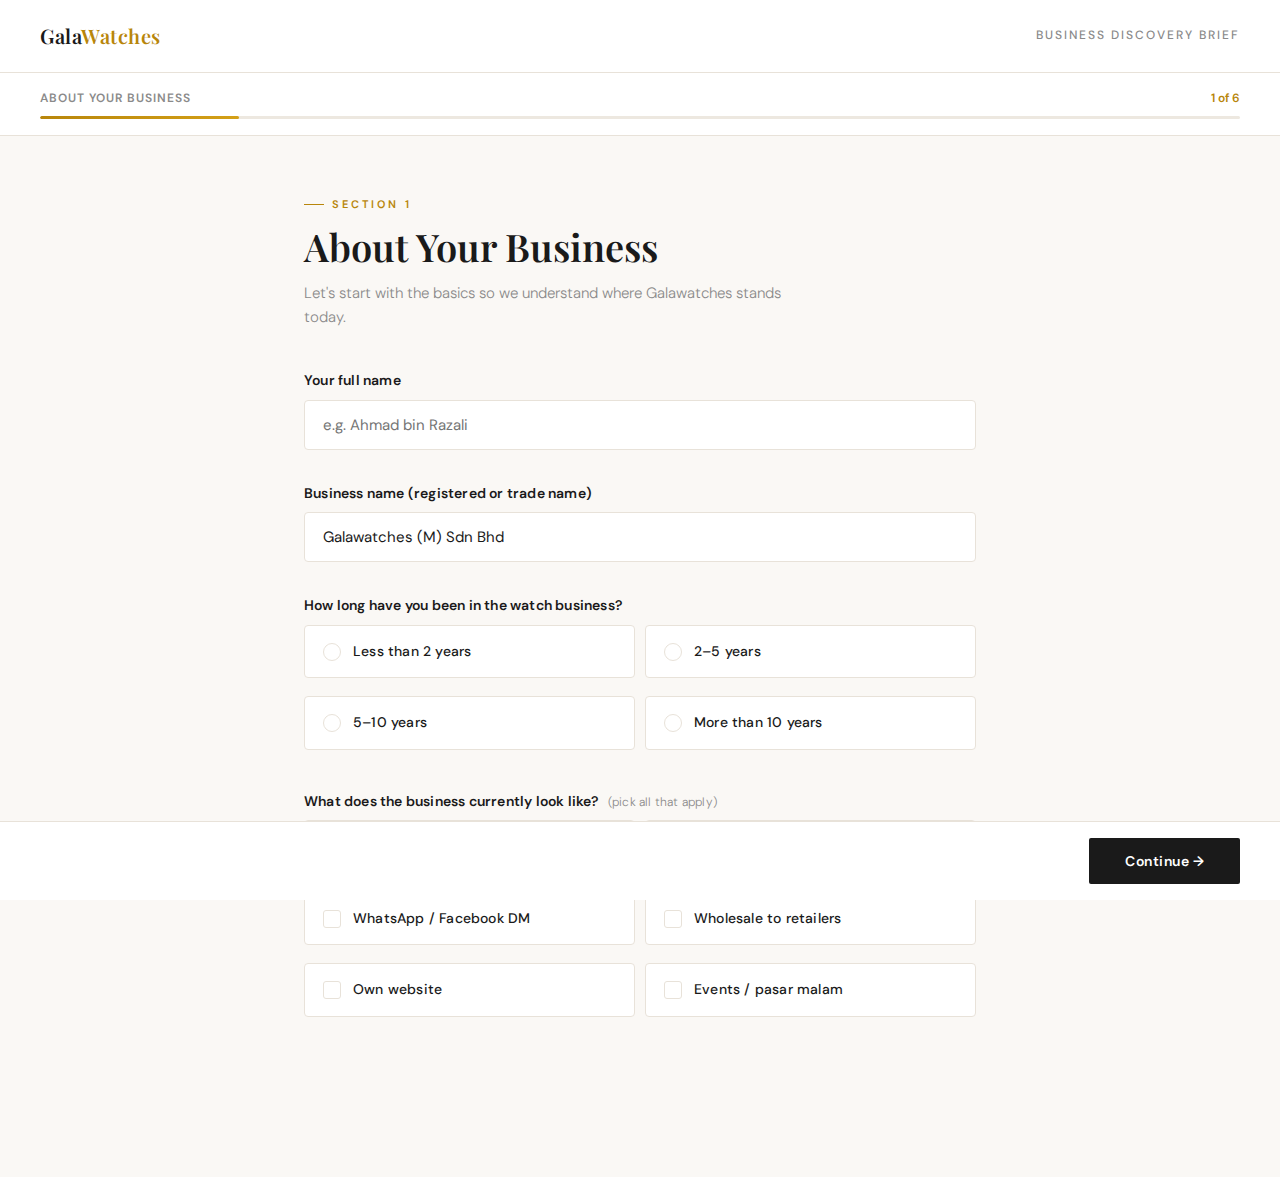
<file: galawatches/galawatches-client-brief.html>
<!DOCTYPE html>
<html lang="en">
<head>
<meta charset="UTF-8">
<meta name="viewport" content="width=device-width, initial-scale=1.0">
<title>Galawatches — Business Discovery Brief</title>
<link href="https://fonts.googleapis.com/css2?family=Playfair+Display:wght@400;600&family=DM+Sans:wght@300;400;500;600&display=swap" rel="stylesheet">
<style>
  *, *::before, *::after { margin: 0; padding: 0; box-sizing: border-box; }

  :root {
    --cream: #faf8f5;
    --white: #ffffff;
    --ink: #1a1a1a;
    --ink-light: #4a4a4a;
    --ink-muted: #8a8a8a;
    --gold: #b8860b;
    --gold-light: #d4a017;
    --gold-pale: #f5edd8;
    --border: #e8e2d9;
    --card: #ffffff;
    --progress-bg: #ede8e0;
    --shadow: 0 2px 24px rgba(0,0,0,0.07);
    --shadow-lg: 0 8px 48px rgba(0,0,0,0.12);
  }

  body {
    background: var(--cream);
    color: var(--ink);
    font-family: 'DM Sans', sans-serif;
    min-height: 100vh;
    line-height: 1.6;
  }

  /* ── HEADER ── */
  header {
    background: var(--white);
    border-bottom: 1px solid var(--border);
    padding: 20px 40px;
    display: flex;
    align-items: center;
    justify-content: space-between;
    position: sticky;
    top: 0;
    z-index: 50;
  }
  .logo {
    font-family: 'Playfair Display', serif;
    font-size: 20px;
    font-weight: 600;
    color: var(--ink);
    letter-spacing: 0.5px;
  }
  .logo span { color: var(--gold); }
  .header-label {
    font-size: 12px;
    font-weight: 500;
    letter-spacing: 2px;
    text-transform: uppercase;
    color: var(--ink-muted);
  }

  /* ── PROGRESS ── */
  .progress-wrap {
    background: var(--white);
    border-bottom: 1px solid var(--border);
    padding: 16px 40px;
  }
  .progress-meta {
    display: flex;
    justify-content: space-between;
    margin-bottom: 8px;
  }
  .progress-label {
    font-size: 12px;
    font-weight: 600;
    letter-spacing: 1px;
    text-transform: uppercase;
    color: var(--ink-muted);
  }
  .progress-count {
    font-size: 12px;
    font-weight: 600;
    color: var(--gold);
  }
  .progress-bar {
    height: 3px;
    background: var(--progress-bg);
    border-radius: 2px;
    overflow: hidden;
  }
  .progress-fill {
    height: 100%;
    background: linear-gradient(90deg, var(--gold), var(--gold-light));
    border-radius: 2px;
    transition: width 0.5s cubic-bezier(0.4, 0, 0.2, 1);
  }

  /* ── LAYOUT ── */
  .container {
    max-width: 720px;
    margin: 0 auto;
    padding: 60px 24px 120px;
  }

  /* ── STEPS ── */
  .step {
    display: none;
    animation: fadeSlide 0.4s ease;
  }
  .step.active { display: block; }
  @keyframes fadeSlide {
    from { opacity: 0; transform: translateY(16px); }
    to { opacity: 1; transform: translateY(0); }
  }

  /* ── STEP HEADER ── */
  .step-header {
    margin-bottom: 40px;
  }
  .step-category {
    font-size: 11px;
    font-weight: 600;
    letter-spacing: 3px;
    text-transform: uppercase;
    color: var(--gold);
    margin-bottom: 10px;
    display: flex;
    align-items: center;
    gap: 8px;
  }
  .step-category::before {
    content: '';
    display: inline-block;
    width: 20px;
    height: 1px;
    background: var(--gold);
  }
  .step-title {
    font-family: 'Playfair Display', serif;
    font-size: clamp(26px, 5vw, 38px);
    font-weight: 600;
    color: var(--ink);
    line-height: 1.2;
    margin-bottom: 12px;
  }
  .step-subtitle {
    font-size: 15px;
    color: var(--ink-muted);
    font-weight: 300;
    max-width: 500px;
  }

  /* ── FORM ELEMENTS ── */
  .form-group {
    margin-bottom: 32px;
  }
  label {
    display: block;
    font-size: 14px;
    font-weight: 600;
    color: var(--ink);
    margin-bottom: 8px;
    letter-spacing: 0.2px;
  }
  label .optional {
    font-weight: 300;
    color: var(--ink-muted);
    font-size: 12px;
    margin-left: 6px;
  }
  .help-text {
    font-size: 12px;
    color: var(--ink-muted);
    margin-top: 6px;
    font-style: italic;
  }

  input[type="text"],
  input[type="email"],
  input[type="tel"],
  input[type="number"],
  select,
  textarea {
    width: 100%;
    padding: 14px 18px;
    font-family: 'DM Sans', sans-serif;
    font-size: 15px;
    color: var(--ink);
    background: var(--white);
    border: 1.5px solid var(--border);
    border-radius: 4px;
    transition: border-color 0.2s, box-shadow 0.2s;
    outline: none;
    appearance: none;
  }
  input:focus, select:focus, textarea:focus {
    border-color: var(--gold);
    box-shadow: 0 0 0 3px rgba(184,134,11,0.08);
  }
  textarea { resize: vertical; min-height: 100px; line-height: 1.6; }
  select {
    background-image: url("data:image/svg+xml,%3Csvg xmlns='http://www.w3.org/2000/svg' viewBox='0 0 24 24' fill='none' stroke='%238a8a8a' stroke-width='2'%3E%3Cpath d='M6 9l6 6 6-6'/%3E%3C/svg%3E");
    background-repeat: no-repeat;
    background-position: right 14px center;
    background-size: 18px;
    padding-right: 44px;
    cursor: pointer;
  }

  /* ── RADIO / CHECKBOX CARDS ── */
  .option-grid {
    display: grid;
    gap: 10px;
  }
  .option-grid.cols-2 { grid-template-columns: 1fr 1fr; }
  .option-grid.cols-3 { grid-template-columns: 1fr 1fr 1fr; }

  .option-card {
    position: relative;
    cursor: pointer;
  }
  .option-card input { position: absolute; opacity: 0; width: 0; height: 0; }
  .option-label {
    display: flex;
    align-items: flex-start;
    gap: 12px;
    padding: 16px 18px;
    background: var(--white);
    border: 1.5px solid var(--border);
    border-radius: 4px;
    cursor: pointer;
    transition: all 0.2s;
    user-select: none;
  }
  .option-card input:checked + .option-label {
    border-color: var(--gold);
    background: var(--gold-pale);
    box-shadow: 0 0 0 1px var(--gold);
  }
  .option-label:hover { border-color: #ccc; background: #fdfaf6; }
  .option-indicator {
    width: 18px;
    height: 18px;
    border: 1.5px solid var(--border);
    border-radius: 50%;
    flex-shrink: 0;
    margin-top: 1px;
    transition: all 0.2s;
    display: flex;
    align-items: center;
    justify-content: center;
    background: var(--white);
  }
  .option-card.checkbox .option-indicator { border-radius: 3px; }
  .option-card input:checked + .option-label .option-indicator {
    background: var(--gold);
    border-color: var(--gold);
  }
  .option-card input:checked + .option-label .option-indicator::after {
    content: '';
    display: block;
    width: 5px;
    height: 5px;
    background: white;
    border-radius: 50%;
  }
  .option-card.checkbox input:checked + .option-label .option-indicator::after {
    width: 4px;
    height: 7px;
    border: 2px solid white;
    border-top: none;
    border-left: none;
    border-radius: 0;
    transform: rotate(45deg) translateY(-1px);
    background: transparent;
  }
  .option-text { flex: 1; }
  .option-main {
    font-size: 14px;
    font-weight: 500;
    color: var(--ink);
    line-height: 1.4;
  }
  .option-sub {
    font-size: 12px;
    color: var(--ink-muted);
    margin-top: 2px;
    font-weight: 300;
  }

  /* ── RANGE SLIDER ── */
  .range-wrap { position: relative; }
  input[type="range"] {
    width: 100%;
    height: 4px;
    background: var(--progress-bg);
    border: none;
    border-radius: 2px;
    outline: none;
    padding: 0;
    cursor: pointer;
    accent-color: var(--gold);
  }
  .range-labels {
    display: flex;
    justify-content: space-between;
    margin-top: 8px;
    font-size: 12px;
    color: var(--ink-muted);
  }
  .range-value {
    text-align: center;
    margin-top: 12px;
    font-family: 'Playfair Display', serif;
    font-size: 28px;
    font-weight: 600;
    color: var(--gold);
  }
  .range-value span { font-size: 14px; font-family: 'DM Sans', sans-serif; color: var(--ink-muted); }

  /* ── DIVIDER ── */
  .form-divider {
    border: none;
    border-top: 1px solid var(--border);
    margin: 36px 0;
  }

  /* ── NAVIGATION ── */
  .nav-bar {
    position: fixed;
    bottom: 0;
    left: 0;
    right: 0;
    background: var(--white);
    border-top: 1px solid var(--border);
    padding: 16px 40px;
    display: flex;
    justify-content: space-between;
    align-items: center;
    z-index: 50;
  }
  .btn-back {
    font-family: 'DM Sans', sans-serif;
    font-size: 14px;
    font-weight: 500;
    color: var(--ink-muted);
    background: none;
    border: none;
    cursor: pointer;
    display: flex;
    align-items: center;
    gap: 6px;
    padding: 10px 0;
    transition: color 0.2s;
  }
  .btn-back:hover { color: var(--ink); }
  .btn-back:disabled { opacity: 0; pointer-events: none; }

  .btn-next {
    font-family: 'DM Sans', sans-serif;
    font-size: 14px;
    font-weight: 600;
    letter-spacing: 0.5px;
    color: white;
    background: var(--ink);
    border: none;
    padding: 14px 36px;
    cursor: pointer;
    display: flex;
    align-items: center;
    gap: 8px;
    transition: background 0.2s, transform 0.1s;
    border-radius: 2px;
  }
  .btn-next:hover { background: #2d2d2d; transform: translateY(-1px); }
  .btn-next.gold { background: var(--gold); }
  .btn-next.gold:hover { background: var(--gold-light); }

  /* ── THANK YOU ── */
  .thankyou {
    display: none;
    text-align: center;
    padding: 80px 40px;
  }
  .thankyou.active { display: block; animation: fadeSlide 0.5s ease; }
  .thankyou-icon {
    width: 72px;
    height: 72px;
    background: var(--gold-pale);
    border-radius: 50%;
    display: flex;
    align-items: center;
    justify-content: center;
    margin: 0 auto 28px;
  }
  .thankyou-icon svg { width: 32px; height: 32px; stroke: var(--gold); fill: none; stroke-width: 2; }
  .thankyou h2 {
    font-family: 'Playfair Display', serif;
    font-size: 36px;
    font-weight: 600;
    margin-bottom: 16px;
  }
  .thankyou p { font-size: 16px; color: var(--ink-muted); max-width: 420px; margin: 0 auto 32px; line-height: 1.7; }
  .summary-card {
    background: var(--white);
    border: 1px solid var(--border);
    border-radius: 4px;
    padding: 32px;
    text-align: left;
    max-width: 540px;
    margin: 0 auto 32px;
    box-shadow: var(--shadow);
  }
  .summary-card h3 {
    font-size: 12px;
    letter-spacing: 2px;
    text-transform: uppercase;
    color: var(--gold);
    margin-bottom: 20px;
    font-weight: 600;
  }
  .summary-row {
    display: flex;
    justify-content: space-between;
    align-items: flex-start;
    padding: 10px 0;
    border-bottom: 1px solid var(--border);
    gap: 16px;
  }
  .summary-row:last-child { border-bottom: none; }
  .summary-key { font-size: 12px; color: var(--ink-muted); font-weight: 500; min-width: 140px; }
  .summary-val { font-size: 13px; color: var(--ink); font-weight: 500; text-align: right; }
  .copy-btn {
    font-family: 'DM Sans', sans-serif;
    font-size: 13px;
    font-weight: 600;
    color: var(--ink);
    background: var(--white);
    border: 1.5px solid var(--border);
    padding: 12px 28px;
    cursor: pointer;
    border-radius: 2px;
    transition: all 0.2s;
    display: inline-flex;
    align-items: center;
    gap: 8px;
    margin: 0 8px;
  }
  .copy-btn:hover { border-color: var(--ink); }
  .copy-btn svg { width: 14px; height: 14px; stroke: currentColor; fill: none; stroke-width: 2; }

  @media (max-width: 600px) {
    header { padding: 16px 20px; }
    .progress-wrap { padding: 12px 20px; }
    .container { padding: 40px 20px 100px; }
    .option-grid.cols-2 { grid-template-columns: 1fr; }
    .option-grid.cols-3 { grid-template-columns: 1fr 1fr; }
    .nav-bar { padding: 14px 20px; }
    .btn-next { padding: 12px 24px; }
  }
</style>
</head>
<body>

<header>
  <div class="logo">Gala<span>Watches</span></div>
  <div class="header-label">Business Discovery Brief</div>
</header>

<div class="progress-wrap">
  <div class="progress-meta">
    <span class="progress-label" id="stepName">About Your Business</span>
    <span class="progress-count" id="stepCount">1 of 6</span>
  </div>
  <div class="progress-bar"><div class="progress-fill" id="progressFill" style="width:16.6%"></div></div>
</div>

<div class="container">

  <!-- ── STEP 1: Business Basics ── -->
  <div class="step active" id="step1">
    <div class="step-header">
      <div class="step-category">Section 1</div>
      <h1 class="step-title">About Your Business</h1>
      <p class="step-subtitle">Let's start with the basics so we understand where Galawatches stands today.</p>
    </div>

    <div class="form-group">
      <label>Your full name</label>
      <input type="text" id="q_name" placeholder="e.g. Ahmad bin Razali">
    </div>

    <div class="form-group">
      <label>Business name (registered or trade name)</label>
      <input type="text" id="q_biz" placeholder="e.g. Galawatches (M) Sdn Bhd" value="Galawatches (M) Sdn Bhd">
    </div>

    <div class="form-group">
      <label>How long have you been in the watch business?</label>
      <div class="option-grid cols-2">
        <label class="option-card">
          <input type="radio" name="bizage" value="Less than 2 years">
          <div class="option-label"><div class="option-indicator"></div><div class="option-text"><div class="option-main">Less than 2 years</div></div></div>
        </label>
        <label class="option-card">
          <input type="radio" name="bizage" value="2–5 years">
          <div class="option-label"><div class="option-indicator"></div><div class="option-text"><div class="option-main">2–5 years</div></div></div>
        </label>
        <label class="option-card">
          <input type="radio" name="bizage" value="5–10 years">
          <div class="option-label"><div class="option-indicator"></div><div class="option-text"><div class="option-main">5–10 years</div></div></div>
        </label>
        <label class="option-card">
          <input type="radio" name="bizage" value="More than 10 years">
          <div class="option-label"><div class="option-indicator"></div><div class="option-text"><div class="option-main">More than 10 years</div></div></div>
        </label>
      </div>
    </div>

    <div class="form-group">
      <label>What does the business currently look like? <span class="optional">(pick all that apply)</span></label>
      <div class="option-grid cols-2">
        <label class="option-card checkbox">
          <input type="checkbox" name="channel" value="Physical shop / kiosk">
          <div class="option-label"><div class="option-indicator"></div><div class="option-text"><div class="option-main">Physical shop / kiosk</div></div></div>
        </label>
        <label class="option-card checkbox">
          <input type="checkbox" name="channel" value="Online (Shopee / Lazada / TikTok)">
          <div class="option-label"><div class="option-indicator"></div><div class="option-text"><div class="option-main">Online (Shopee / Lazada)</div></div></div>
        </label>
        <label class="option-card checkbox">
          <input type="checkbox" name="channel" value="WhatsApp / Facebook DM">
          <div class="option-label"><div class="option-indicator"></div><div class="option-text"><div class="option-main">WhatsApp / Facebook DM</div></div></div>
        </label>
        <label class="option-card checkbox">
          <input type="checkbox" name="channel" value="Wholesale to retailers">
          <div class="option-label"><div class="option-indicator"></div><div class="option-text"><div class="option-main">Wholesale to retailers</div></div></div>
        </label>
        <label class="option-card checkbox">
          <input type="checkbox" name="channel" value="Website">
          <div class="option-label"><div class="option-indicator"></div><div class="option-text"><div class="option-main">Own website</div></div></div>
        </label>
        <label class="option-card checkbox">
          <input type="checkbox" name="channel" value="Events / pasar malam">
          <div class="option-label"><div class="option-indicator"></div><div class="option-text"><div class="option-main">Events / pasar malam</div></div></div>
        </label>
      </div>
    </div>
  </div>

  <!-- ── STEP 2: Customers ── -->
  <div class="step" id="step2">
    <div class="step-header">
      <div class="step-category">Section 2</div>
      <h1 class="step-title">Your Customers</h1>
      <p class="step-subtitle">Understanding who buys from you shapes everything about the website's look and messaging.</p>
    </div>

    <div class="form-group">
      <label>Who are your main buyers? <span class="optional">(pick all that apply)</span></label>
      <div class="option-grid">
        <label class="option-card checkbox">
          <input type="checkbox" name="buyer" value="End consumers (retail buyers)">
          <div class="option-label"><div class="option-indicator"></div><div class="option-text"><div class="option-main">End consumers</div><div class="option-sub">People buying for themselves or as gifts</div></div></div>
        </label>
        <label class="option-card checkbox">
          <input type="checkbox" name="buyer" value="Retailers / kedai jam (wholesale)">
          <div class="option-label"><div class="option-indicator"></div><div class="option-text"><div class="option-main">Retailers / kedai jam</div><div class="option-sub">Shop owners who resell your stock</div></div></div>
        </label>
        <label class="option-card checkbox">
          <input type="checkbox" name="buyer" value="Corporate / gift buyers">
          <div class="option-label"><div class="option-indicator"></div><div class="option-text"><div class="option-main">Corporate / gift buyers</div><div class="option-sub">Companies buying for awards, door gifts, etc.</div></div></div>
        </label>
        <label class="option-card checkbox">
          <input type="checkbox" name="buyer" value="Online resellers / dropship">
          <div class="option-label"><div class="option-indicator"></div><div class="option-text"><div class="option-main">Online resellers / dropship agents</div><div class="option-sub">People selling on their own platforms</div></div></div>
        </label>
      </div>
    </div>

    <hr class="form-divider">

    <div class="form-group">
      <label>What is the typical age range of your buyers?</label>
      <div class="option-grid cols-3">
        <label class="option-card">
          <input type="radio" name="buyerage" value="Below 25">
          <div class="option-label"><div class="option-indicator"></div><div class="option-text"><div class="option-main">Below 25</div><div class="option-sub">Gen Z / students</div></div></div>
        </label>
        <label class="option-card">
          <input type="radio" name="buyerage" value="25–35">
          <div class="option-label"><div class="option-indicator"></div><div class="option-text"><div class="option-main">25–35</div><div class="option-sub">Young adults</div></div></div>
        </label>
        <label class="option-card">
          <input type="radio" name="buyerage" value="35–50">
          <div class="option-label"><div class="option-indicator"></div><div class="option-text"><div class="option-main">35–50</div><div class="option-sub">Professionals</div></div></div>
        </label>
        <label class="option-card">
          <input type="radio" name="buyerage" value="50+">
          <div class="option-label"><div class="option-indicator"></div><div class="option-text"><div class="option-main">50+</div><div class="option-sub">Mature buyers</div></div></div>
        </label>
        <label class="option-card">
          <input type="radio" name="buyerage" value="Mixed ages">
          <div class="option-label"><div class="option-indicator"></div><div class="option-text"><div class="option-main">Mixed ages</div><div class="option-sub">Wide range</div></div></div>
        </label>
      </div>
    </div>

    <div class="form-group">
      <label>Gender breakdown of your buyers? <span class="optional">(estimate)</span></label>
      <div class="option-grid cols-3">
        <label class="option-card">
          <input type="radio" name="gender" value="Mostly men (70%+)">
          <div class="option-label"><div class="option-indicator"></div><div class="option-text"><div class="option-main">Mostly men</div><div class="option-sub">70%+</div></div></div>
        </label>
        <label class="option-card">
          <input type="radio" name="gender" value="Mostly women (70%+)">
          <div class="option-label"><div class="option-indicator"></div><div class="option-text"><div class="option-main">Mostly women</div><div class="option-sub">70%+</div></div></div>
        </label>
        <label class="option-card">
          <input type="radio" name="gender" value="Balanced (roughly 50/50)">
          <div class="option-label"><div class="option-indicator"></div><div class="option-text"><div class="option-main">Balanced</div><div class="option-sub">~50/50</div></div></div>
        </label>
      </div>
    </div>

    <div class="form-group">
      <label>Where are most of your customers located?</label>
      <div class="option-grid cols-2">
        <label class="option-card">
          <input type="radio" name="location" value="Klang Valley / KL area">
          <div class="option-label"><div class="option-indicator"></div><div class="option-text"><div class="option-main">Klang Valley / KL area</div></div></div>
        </label>
        <label class="option-card">
          <input type="radio" name="location" value="All of Peninsular Malaysia">
          <div class="option-label"><div class="option-indicator"></div><div class="option-text"><div class="option-main">All of Peninsular Malaysia</div></div></div>
        </label>
        <label class="option-card">
          <input type="radio" name="location" value="Nationwide incl. Sabah & Sarawak">
          <div class="option-label"><div class="option-indicator"></div><div class="option-text"><div class="option-main">Nationwide incl. Sabah & Sarawak</div></div></div>
        </label>
        <label class="option-card">
          <input type="radio" name="location" value="International / overseas too">
          <div class="option-label"><div class="option-indicator"></div><div class="option-text"><div class="option-main">International / overseas too</div></div></div>
        </label>
      </div>
    </div>
  </div>

  <!-- ── STEP 3: Products ── -->
  <div class="step" id="step3">
    <div class="step-header">
      <div class="step-category">Section 3</div>
      <h1 class="step-title">Your Products</h1>
      <p class="step-subtitle">Help us understand what you sell and what makes it special.</p>
    </div>

    <div class="form-group">
      <label>Which brands do you carry? <span class="optional">(pick all that apply)</span></label>
      <div class="option-grid cols-3">
        <label class="option-card checkbox"><input type="checkbox" name="brand" value="G-Shock"><div class="option-label"><div class="option-indicator"></div><div class="option-text"><div class="option-main">G-Shock</div></div></div></label>
        <label class="option-card checkbox"><input type="checkbox" name="brand" value="Casio"><div class="option-label"><div class="option-indicator"></div><div class="option-text"><div class="option-main">Casio</div></div></div></label>
        <label class="option-card checkbox"><input type="checkbox" name="brand" value="Baby-G"><div class="option-label"><div class="option-indicator"></div><div class="option-text"><div class="option-main">Baby-G</div></div></div></label>
        <label class="option-card checkbox"><input type="checkbox" name="brand" value="Seiko"><div class="option-label"><div class="option-indicator"></div><div class="option-text"><div class="option-main">Seiko</div></div></div></label>
        <label class="option-card checkbox"><input type="checkbox" name="brand" value="Citizen"><div class="option-label"><div class="option-indicator"></div><div class="option-text"><div class="option-main">Citizen</div></div></div></label>
        <label class="option-card checkbox"><input type="checkbox" name="brand" value="Orient"><div class="option-label"><div class="option-indicator"></div><div class="option-text"><div class="option-main">Orient</div></div></div></label>
        <label class="option-card checkbox"><input type="checkbox" name="brand" value="Fossil"><div class="option-label"><div class="option-indicator"></div><div class="option-text"><div class="option-main">Fossil</div></div></div></label>
        <label class="option-card checkbox"><input type="checkbox" name="brand" value="Edifice"><div class="option-label"><div class="option-indicator"></div><div class="option-text"><div class="option-main">Edifice</div></div></div></label>
        <label class="option-card checkbox"><input type="checkbox" name="brand" value="Others"><div class="option-label"><div class="option-indicator"></div><div class="option-text"><div class="option-main">Others</div></div></div></label>
      </div>
    </div>

    <div class="form-group">
      <label>What is your typical price range per watch sold?</label>
      <div class="option-grid cols-2">
        <label class="option-card"><input type="radio" name="price" value="Below RM200"><div class="option-label"><div class="option-indicator"></div><div class="option-text"><div class="option-main">Below RM200</div><div class="option-sub">Budget / entry-level</div></div></div></label>
        <label class="option-card"><input type="radio" name="price" value="RM200–500"><div class="option-label"><div class="option-indicator"></div><div class="option-text"><div class="option-main">RM200–500</div><div class="option-sub">Mid-range</div></div></div></label>
        <label class="option-card"><input type="radio" name="price" value="RM500–1,500"><div class="option-label"><div class="option-indicator"></div><div class="option-text"><div class="option-main">RM500–1,500</div><div class="option-sub">Premium</div></div></div></label>
        <label class="option-card"><input type="radio" name="price" value="Above RM1,500"><div class="option-label"><div class="option-indicator"></div><div class="option-text"><div class="option-main">Above RM1,500</div><div class="option-sub">Luxury / limited</div></div></div></label>
        <label class="option-card"><input type="radio" name="price" value="All price ranges"><div class="option-label"><div class="option-indicator"></div><div class="option-text"><div class="option-main">All price ranges</div><div class="option-sub">Wide selection</div></div></div></label>
      </div>
    </div>

    <div class="form-group">
      <label>What sets your business apart from other watch sellers? <span class="optional">(in your own words)</span></label>
      <textarea id="q_usp" placeholder="e.g. We offer the lowest wholesale prices in KL, 100% authentic, fast shipping, good after-sales service..."></textarea>
      <div class="help-text">Even a rough answer helps — there are no wrong answers here.</div>
    </div>
  </div>

  <!-- ── STEP 4: Goals ── -->
  <div class="step" id="step4">
    <div class="step-header">
      <div class="step-category">Section 4</div>
      <h1 class="step-title">Your Website Goals</h1>
      <p class="step-subtitle">What do you want this website to do for your business?</p>
    </div>

    <div class="form-group">
      <label>What is the #1 purpose of the website?</label>
      <div class="option-grid">
        <label class="option-card"><input type="radio" name="goal" value="Generate leads (WhatsApp / enquiry)"><div class="option-label"><div class="option-indicator"></div><div class="option-text"><div class="option-main">Generate leads</div><div class="option-sub">Get people to contact me via WhatsApp or form</div></div></div></label>
        <label class="option-card"><input type="radio" name="goal" value="Attract wholesale buyers"><div class="option-label"><div class="option-indicator"></div><div class="option-text"><div class="option-main">Attract wholesale buyers</div><div class="option-sub">Target retailers and resellers who buy in bulk</div></div></div></label>
        <label class="option-card"><input type="radio" name="goal" value="Sell watches online (e-commerce)"><div class="option-label"><div class="option-indicator"></div><div class="option-text"><div class="option-main">Sell watches online</div><div class="option-sub">Full e-commerce with cart and payment</div></div></div></label>
        <label class="option-card"><input type="radio" name="goal" value="Build brand credibility"><div class="option-label"><div class="option-indicator"></div><div class="option-text"><div class="option-main">Build brand credibility</div><div class="option-sub">Look professional and trustworthy online</div></div></div></label>
        <label class="option-card"><input type="radio" name="goal" value="All of the above"><div class="option-label"><div class="option-indicator"></div><div class="option-text"><div class="option-main">All of the above</div></div></div></label>
      </div>
    </div>

    <hr class="form-divider">

    <div class="form-group">
      <label>Which features matter most to you? <span class="optional">(pick all that apply)</span></label>
      <div class="option-grid cols-2">
        <label class="option-card checkbox"><input type="checkbox" name="feature" value="WhatsApp enquiry button"><div class="option-label"><div class="option-indicator"></div><div class="option-text"><div class="option-main">WhatsApp enquiry button</div></div></div></label>
        <label class="option-card checkbox"><input type="checkbox" name="feature" value="Product catalogue / gallery"><div class="option-label"><div class="option-indicator"></div><div class="option-text"><div class="option-main">Product catalogue / gallery</div></div></div></label>
        <label class="option-card checkbox"><input type="checkbox" name="feature" value="Wholesale pricing page"><div class="option-label"><div class="option-indicator"></div><div class="option-text"><div class="option-main">Wholesale pricing page</div></div></div></label>
        <label class="option-card checkbox"><input type="checkbox" name="feature" value="Customer testimonials"><div class="option-label"><div class="option-indicator"></div><div class="option-text"><div class="option-main">Customer testimonials</div></div></div></label>
        <label class="option-card checkbox"><input type="checkbox" name="feature" value="Online order / payment"><div class="option-label"><div class="option-indicator"></div><div class="option-text"><div class="option-main">Online order / payment</div></div></div></label>
        <label class="option-card checkbox"><input type="checkbox" name="feature" value="Facebook / Instagram feed"><div class="option-label"><div class="option-indicator"></div><div class="option-text"><div class="option-main">Facebook / Instagram feed</div></div></div></label>
        <label class="option-card checkbox"><input type="checkbox" name="feature" value="Blog / new arrivals news"><div class="option-label"><div class="option-indicator"></div><div class="option-text"><div class="option-main">Blog / new arrivals news</div></div></div></label>
        <label class="option-card checkbox"><input type="checkbox" name="feature" value="Live chat / chatbot"><div class="option-label"><div class="option-indicator"></div><div class="option-text"><div class="option-main">Live chat / chatbot</div></div></div></label>
      </div>
    </div>

    <div class="form-group">
      <label>Do you want the website in Bahasa Malaysia, English, or both?</label>
      <div class="option-grid cols-3">
        <label class="option-card"><input type="radio" name="lang" value="English only"><div class="option-label"><div class="option-indicator"></div><div class="option-text"><div class="option-main">English only</div></div></div></label>
        <label class="option-card"><input type="radio" name="lang" value="BM only"><div class="option-label"><div class="option-indicator"></div><div class="option-text"><div class="option-main">BM only</div></div></div></label>
        <label class="option-card"><input type="radio" name="lang" value="Both (bilingual)"><div class="option-label"><div class="option-indicator"></div><div class="option-text"><div class="option-main">Both (bilingual)</div></div></div></label>
      </div>
    </div>
  </div>

  <!-- ── STEP 5: Look & Feel ── -->
  <div class="step" id="step5">
    <div class="step-header">
      <div class="step-category">Section 5</div>
      <h1 class="step-title">Look & Feel</h1>
      <p class="step-subtitle">Your website's personality. This helps us design something that feels right for your business and your customers.</p>
    </div>

    <div class="form-group">
      <label>What style do you want your website to feel like?</label>
      <div class="option-grid">
        <label class="option-card"><input type="radio" name="style" value="Bold & edgy (dark, tactical — like G-Shock)"><div class="option-label"><div class="option-indicator"></div><div class="option-text"><div class="option-main">Bold & edgy</div><div class="option-sub">Dark, tactical, high-energy — like G-Shock</div></div></div></label>
        <label class="option-card"><input type="radio" name="style" value="Clean & professional (light, modern, trustworthy)"><div class="option-label"><div class="option-indicator"></div><div class="option-text"><div class="option-main">Clean & professional</div><div class="option-sub">Light, modern, trustworthy — like a premium retailer</div></div></div></label>
        <label class="option-card"><input type="radio" name="style" value="Warm & approachable (friendly, Malaysian feel)"><div class="option-label"><div class="option-indicator"></div><div class="option-text"><div class="option-main">Warm & approachable</div><div class="option-sub">Friendly, community feel — easy to browse</div></div></div></label>
        <label class="option-card"><input type="radio" name="style" value="Luxury & elegant (refined, premium, exclusive)"><div class="option-label"><div class="option-indicator"></div><div class="option-text"><div class="option-main">Luxury & elegant</div><div class="option-sub">Refined, premium — like a jewellery brand</div></div></div></label>
      </div>
    </div>

    <div class="form-group">
      <label>Are there any websites you admire or want to reference? <span class="optional">(any industry, not just watches)</span></label>
      <textarea id="q_ref" placeholder="e.g. gshock.casio.com, Shopee's layout, Apple.com... even paste links if you have them"></textarea>
      <div class="help-text">You can mention local or international websites. Even saying "something like Zalora" helps!</div>
    </div>

    <div class="form-group">
      <label>Do you have existing branding? <span class="optional">(pick all that apply)</span></label>
      <div class="option-grid cols-2">
        <label class="option-card checkbox"><input type="checkbox" name="branding" value="Yes, I have a logo"><div class="option-label"><div class="option-indicator"></div><div class="option-text"><div class="option-main">Yes, I have a logo</div></div></div></label>
        <label class="option-card checkbox"><input type="checkbox" name="branding" value="I have brand colours"><div class="option-label"><div class="option-indicator"></div><div class="option-text"><div class="option-main">I have brand colours</div></div></div></label>
        <label class="option-card checkbox"><input type="checkbox" name="branding" value="I have product photos"><div class="option-label"><div class="option-indicator"></div><div class="option-text"><div class="option-main">I have product photos</div></div></div></label>
        <label class="option-card checkbox"><input type="checkbox" name="branding" value="I need everything designed from scratch"><div class="option-label"><div class="option-indicator"></div><div class="option-text"><div class="option-main">Need everything from scratch</div></div></div></label>
      </div>
    </div>
  </div>

  <!-- ── STEP 6: Budget & Timeline ── -->
  <div class="step" id="step6">
    <div class="step-header">
      <div class="step-category">Section 6</div>
      <h1 class="step-title">Budget & Timeline</h1>
      <p class="step-subtitle">The last section! This helps us recommend the right approach for you.</p>
    </div>

    <div class="form-group">
      <label>What is your estimated budget for this website project?</label>
      <div class="option-grid">
        <label class="option-card"><input type="radio" name="budget" value="Below RM1,000 (basic landing page)"><div class="option-label"><div class="option-indicator"></div><div class="option-text"><div class="option-main">Below RM1,000</div><div class="option-sub">Basic landing page — just to have an online presence</div></div></div></label>
        <label class="option-card"><input type="radio" name="budget" value="RM1,000–3,000 (professional site)"><div class="option-label"><div class="option-indicator"></div><div class="option-text"><div class="option-main">RM1,000–3,000</div><div class="option-sub">Professional multi-page website with features</div></div></div></label>
        <label class="option-card"><input type="radio" name="budget" value="RM3,000–8,000 (full e-commerce)"><div class="option-label"><div class="option-indicator"></div><div class="option-text"><div class="option-main">RM3,000–8,000</div><div class="option-sub">Full e-commerce with catalogue and payment</div></div></div></label>
        <label class="option-card"><input type="radio" name="budget" value="RM8,000+ (custom build)"><div class="option-label"><div class="option-indicator"></div><div class="option-text"><div class="option-main">RM8,000+</div><div class="option-sub">Custom build with advanced features</div></div></div></label>
        <label class="option-card"><input type="radio" name="budget" value="Not sure yet — open to proposal"><div class="option-label"><div class="option-indicator"></div><div class="option-text"><div class="option-main">Not sure yet</div><div class="option-sub">Open to a proposal or recommendation</div></div></div></label>
      </div>
    </div>

    <div class="form-group">
      <label>When do you want the website to be live?</label>
      <div class="option-grid cols-2">
        <label class="option-card"><input type="radio" name="timeline" value="ASAP (within 2 weeks)"><div class="option-label"><div class="option-indicator"></div><div class="option-text"><div class="option-main">ASAP</div><div class="option-sub">Within 2 weeks</div></div></div></label>
        <label class="option-card"><input type="radio" name="timeline" value="Within 1 month"><div class="option-label"><div class="option-indicator"></div><div class="option-text"><div class="option-main">Within 1 month</div></div></div></label>
        <label class="option-card"><input type="radio" name="timeline" value="1–3 months"><div class="option-label"><div class="option-indicator"></div><div class="option-text"><div class="option-main">1–3 months</div><div class="option-sub">No rush, I want it done properly</div></div></div></label>
        <label class="option-card"><input type="radio" name="timeline" value="Flexible"><div class="option-label"><div class="option-indicator"></div><div class="option-text"><div class="option-main">Flexible</div><div class="option-sub">I'll follow your recommendation</div></div></div></label>
      </div>
    </div>

    <div class="form-group">
      <label>Any other thoughts, requests, or things we should know? <span class="optional">(optional)</span></label>
      <textarea id="q_notes" placeholder="e.g. I want to be able to update products myself, or I need it to work well on mobile, or I'd like it to connect to my Shopee store..."></textarea>
    </div>

    <div class="form-group">
      <label>Your WhatsApp number <span class="optional">(so we can follow up)</span></label>
      <input type="tel" id="q_phone" placeholder="e.g. 012-3456789">
    </div>
  </div>

  <!-- ── THANK YOU ── -->
  <div class="thankyou" id="thankyou">
    <div class="thankyou-icon">
      <svg viewBox="0 0 24 24"><path d="M9 12l2 2 4-4m6 2a9 9 0 11-18 0 9 9 0 0118 0z"/></svg>
    </div>
    <h2>Thank you!</h2>
    <p>We've captured your brief. Here's a summary — your cousin can screenshot or share this with you directly.</p>
    <div class="summary-card">
      <h3>Your Business Brief</h3>
      <div id="summaryContent"></div>
    </div>
    <div>
      <button class="copy-btn" onclick="copyToClipboard()">
        <svg viewBox="0 0 24 24"><rect x="9" y="9" width="13" height="13" rx="2"/><path d="M5 15H4a2 2 0 01-2-2V4a2 2 0 012-2h9a2 2 0 012 2v1"/></svg>
        Copy Summary
      </button>
      <button class="copy-btn" onclick="window.print()">
        <svg viewBox="0 0 24 24"><path d="M6 9V2h12v7M6 18H4a2 2 0 01-2-2v-5a2 2 0 012-2h16a2 2 0 012 2v5a2 2 0 01-2 2h-2M6 14h12v8H6z"/></svg>
        Print / Save PDF
      </button>
    </div>
  </div>

</div><!-- /container -->

<!-- Bottom Nav -->
<div class="nav-bar" id="navBar">
  <button class="btn-back" id="btnBack" onclick="navigate(-1)" disabled>
    ← Back
  </button>
  <button class="btn-next" id="btnNext" onclick="navigate(1)">
    Continue →
  </button>
</div>

<script>
  const TOTAL = 6;
  let current = 1;

  const stepNames = [
    'About Your Business',
    'Your Customers',
    'Your Products',
    'Website Goals',
    'Look & Feel',
    'Budget & Timeline'
  ];

  function navigate(dir) {
    const next = current + dir;
    if (next < 1 || next > TOTAL) return;

    document.getElementById('step' + current).classList.remove('active');
    current = next;
    document.getElementById('step' + current).classList.add('active');
    updateUI();
    window.scrollTo({ top: 0, behavior: 'smooth' });
  }

  function updateUI() {
    const pct = (current / TOTAL) * 100;
    document.getElementById('progressFill').style.width = pct + '%';
    document.getElementById('stepCount').textContent = current + ' of ' + TOTAL;
    document.getElementById('stepName').textContent = stepNames[current - 1];
    document.getElementById('btnBack').disabled = current === 1;

    const btn = document.getElementById('btnNext');
    if (current === TOTAL) {
      btn.textContent = 'Submit Brief ✓';
      btn.className = 'btn-next gold';
      btn.onclick = submitForm;
    } else {
      btn.innerHTML = 'Continue →';
      btn.className = 'btn-next';
      btn.onclick = () => navigate(1);
    }
  }

  function getChecked(name) {
    return [...document.querySelectorAll(`input[name="${name}"]:checked`)]
      .map(el => el.value).join(', ') || '—';
  }
  function getVal(id) {
    const el = document.getElementById(id);
    return el && el.value.trim() ? el.value.trim() : '—';
  }

  function submitForm() {
    const rows = [
      { k: 'Name', v: getVal('q_name') },
      { k: 'Business', v: getVal('q_biz') },
      { k: 'Years in business', v: getChecked('bizage') },
      { k: 'Sales channels', v: getChecked('channel') },
      { k: 'Main buyers', v: getChecked('buyer') },
      { k: 'Buyer age range', v: getChecked('buyerage') },
      { k: 'Gender split', v: getChecked('gender') },
      { k: 'Customer location', v: getChecked('location') },
      { k: 'Brands carried', v: getChecked('brand') },
      { k: 'Price range', v: getChecked('price') },
      { k: 'What makes you unique', v: getVal('q_usp') },
      { k: 'Website goal', v: getChecked('goal') },
      { k: 'Key features wanted', v: getChecked('feature') },
      { k: 'Language preference', v: getChecked('lang') },
      { k: 'Website style', v: getChecked('style') },
      { k: 'Reference websites', v: getVal('q_ref') },
      { k: 'Existing branding', v: getChecked('branding') },
      { k: 'Budget range', v: getChecked('budget') },
      { k: 'Timeline', v: getChecked('timeline') },
      { k: 'Additional notes', v: getVal('q_notes') },
      { k: 'WhatsApp', v: getVal('q_phone') },
    ];

    let html = '';
    rows.forEach(r => {
      html += `<div class="summary-row"><span class="summary-key">${r.k}</span><span class="summary-val">${r.v}</span></div>`;
    });
    document.getElementById('summaryContent').innerHTML = html;

    // Switch to thank you
    document.getElementById('step' + current).classList.remove('active');
    document.getElementById('thankyou').classList.add('active');
    document.getElementById('navBar').style.display = 'none';
    document.getElementById('progressFill').style.width = '100%';
    document.getElementById('stepName').textContent = 'Complete!';
    document.getElementById('stepCount').textContent = '✓ Done';
    window.scrollTo({ top: 0, behavior: 'smooth' });
  }

  function copyToClipboard() {
    const rows = document.querySelectorAll('.summary-row');
    let text = 'GALAWATCHES — Business Discovery Brief\n';
    text += '='.repeat(40) + '\n';
    rows.forEach(r => {
      const k = r.querySelector('.summary-key').textContent;
      const v = r.querySelector('.summary-val').textContent;
      text += `${k}: ${v}\n`;
    });
    navigator.clipboard.writeText(text).then(() => {
      const btn = event.target.closest('button');
      btn.textContent = '✓ Copied!';
      setTimeout(() => { btn.innerHTML = '<svg viewBox="0 0 24 24" style="width:14px;height:14px;stroke:currentColor;fill:none;stroke-width:2"><rect x="9" y="9" width="13" height="13" rx="2"/><path d="M5 15H4a2 2 0 01-2-2V4a2 2 0 012-2h9a2 2 0 012 2v1"/></svg> Copy Summary'; }, 2000);
    });
  }
</script>
</body>
</html>
</file>
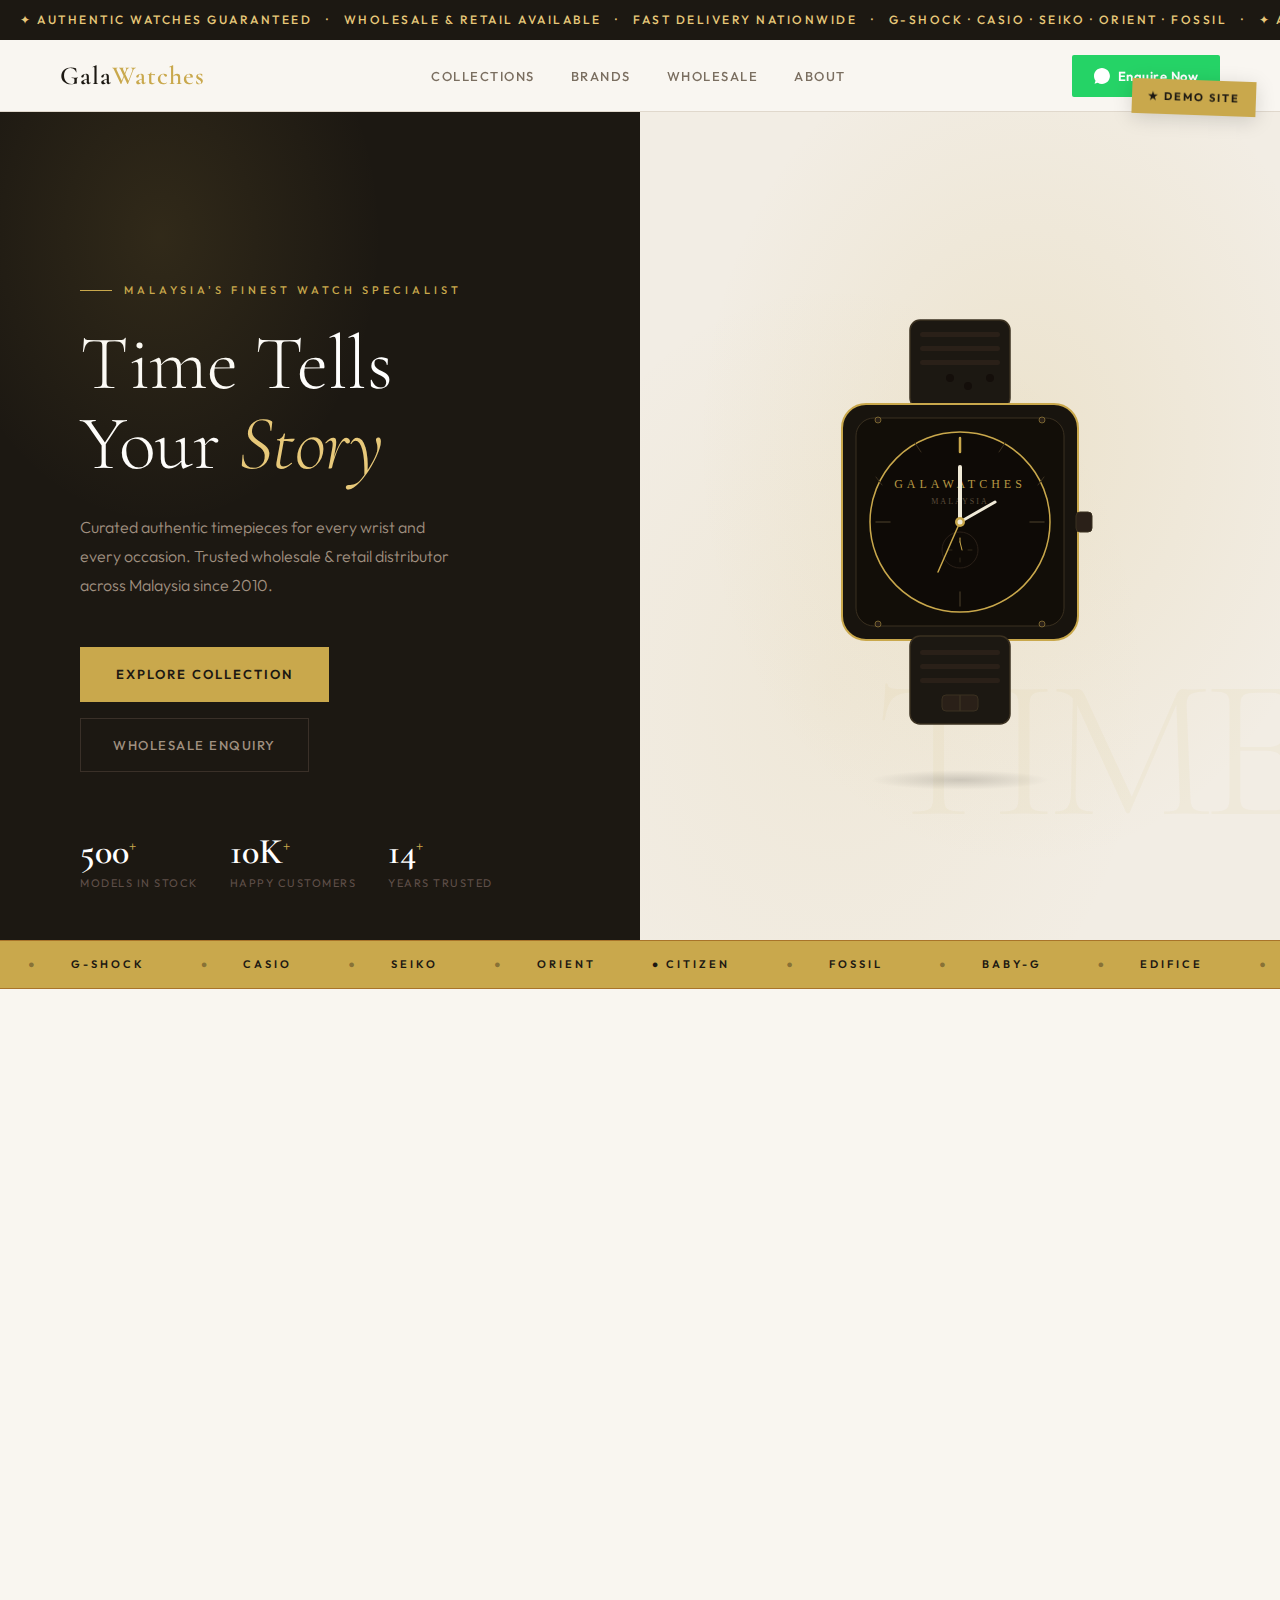
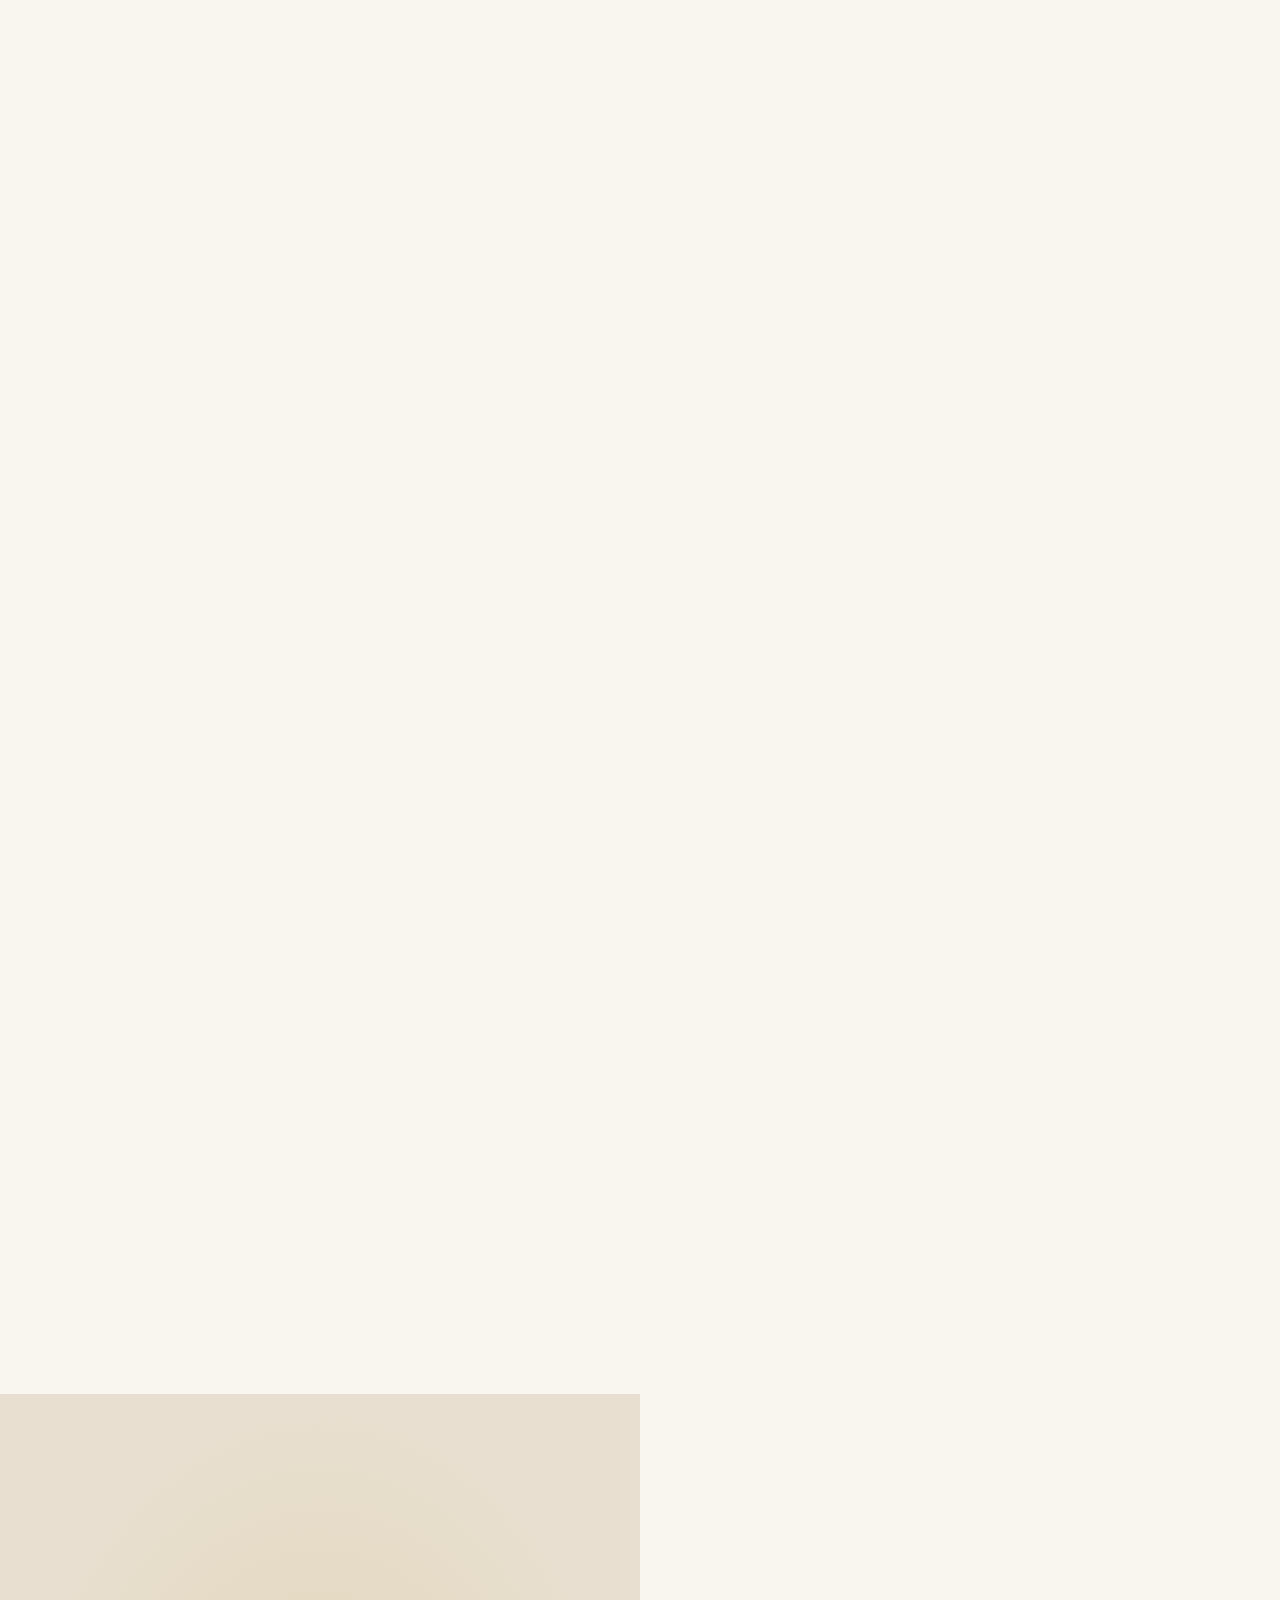
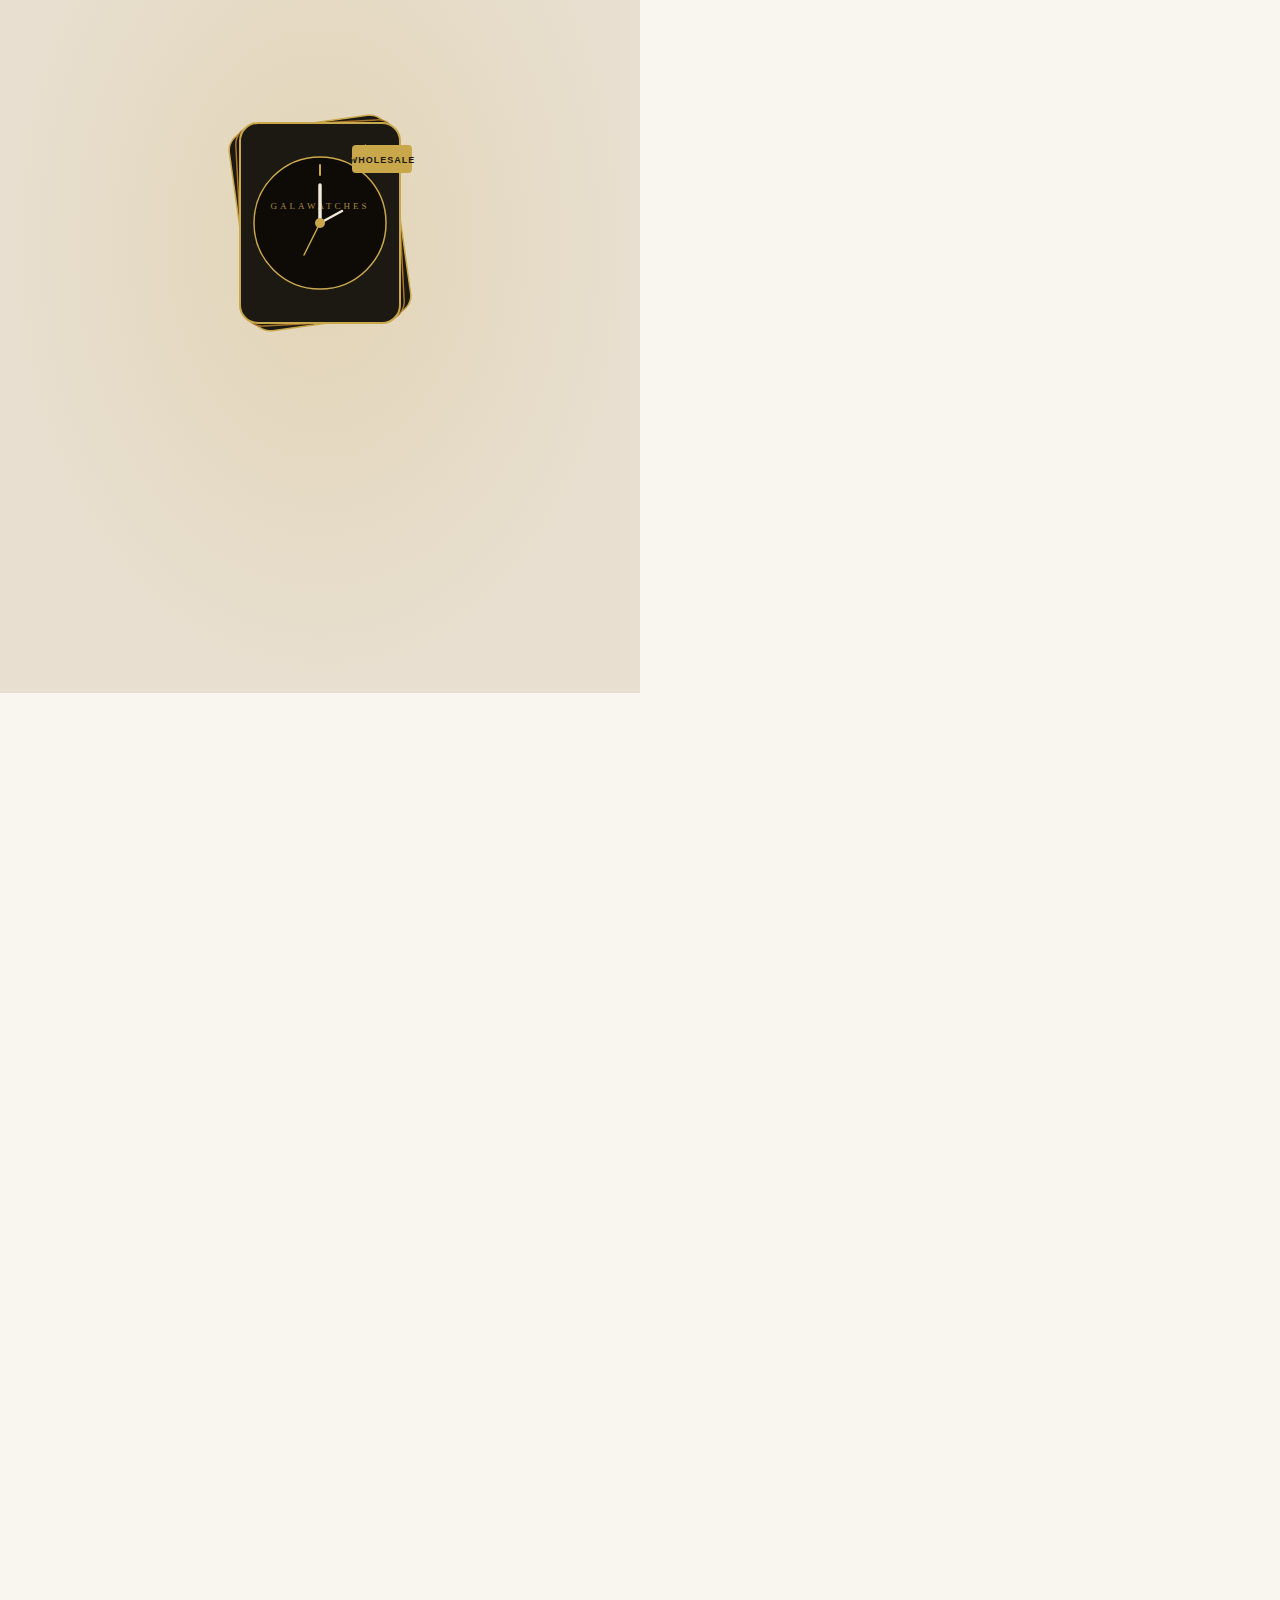
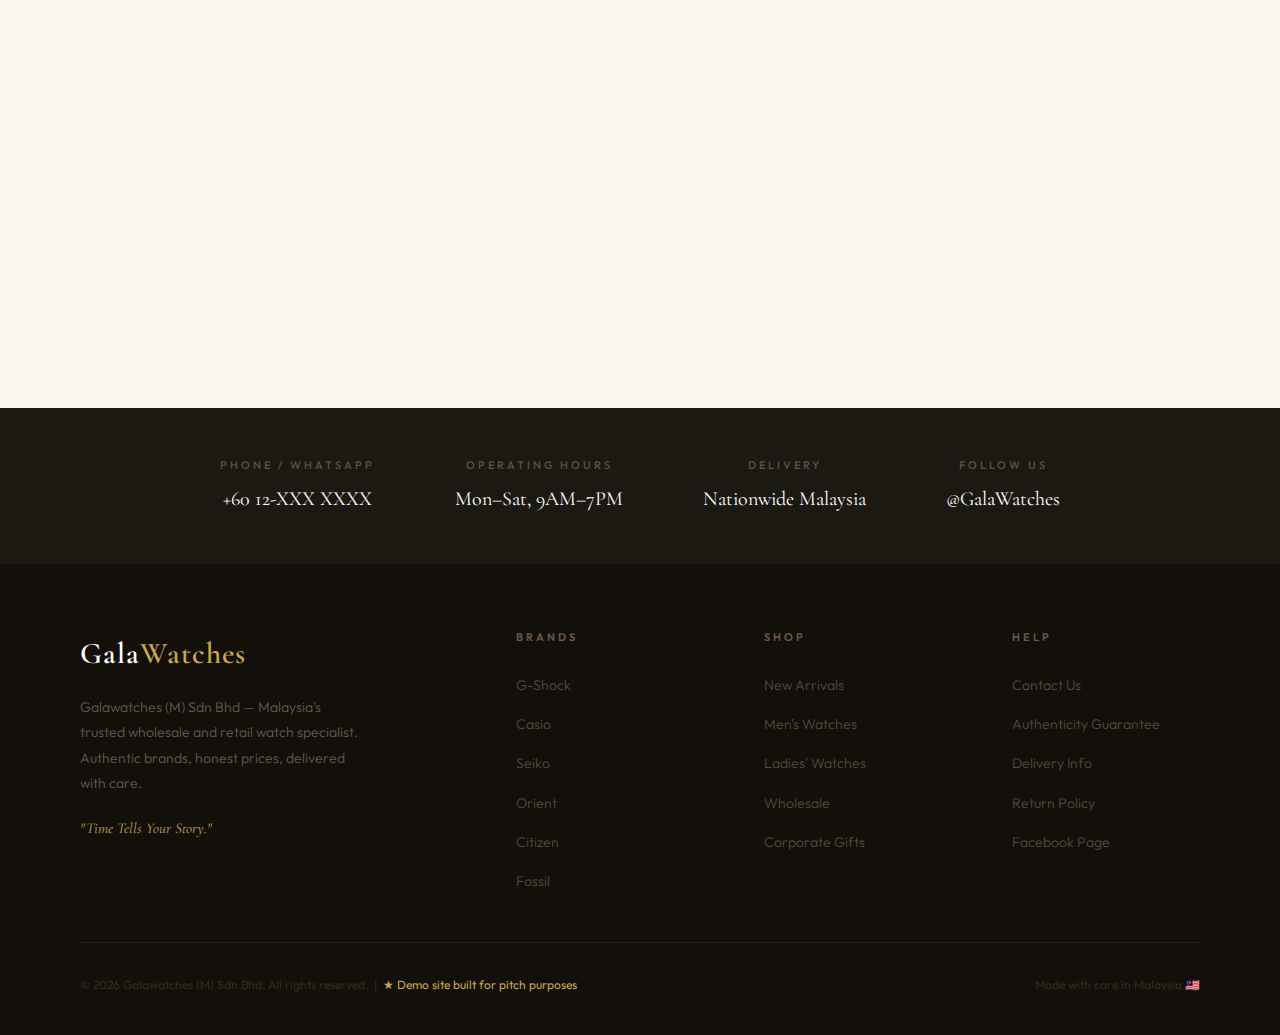
<file: galawatches/demo/demo1.html>
<!DOCTYPE html>
<html lang="en">
<head>
<meta charset="UTF-8">
<meta name="viewport" content="width=device-width, initial-scale=1.0">
<title>Galawatches — Malaysia's Finest Watch Specialist</title>
<link href="https://fonts.googleapis.com/css2?family=Cormorant+Garamond:ital,wght@0,300;0,400;0,600;1,300;1,400&family=Outfit:wght@300;400;500;600&display=swap" rel="stylesheet">
<style>
*, *::before, *::after { margin: 0; padding: 0; box-sizing: border-box; }

:root {
  --ivory:    #f9f6f0;
  --cream:    #f2ede4;
  --warm:     #e8dfd0;
  --gold:     #c9a84c;
  --gold-dk:  #a8742a;
  --gold-lt:  #e8c97a;
  --gold-pale:#fdf6e3;
  --ink:      #1c1812;
  --ink-mid:  #4a4035;
  --ink-soft: #7a6e60;
  --ink-mute: #b0a898;
  --white:    #ffffff;
  --border:   #e0d8cc;
  --red:      #c0392b;
}

html { scroll-behavior: smooth; }
body {
  background: var(--ivory);
  color: var(--ink);
  font-family: 'Outfit', sans-serif;
  overflow-x: hidden;
  font-size: 16px;
  line-height: 1.7;
}

/* ── UTILITY ── */
.serif { font-family: 'Cormorant Garamond', serif; }
.gold  { color: var(--gold); }

/* ── ANNOUNCEMENT ── */
.topbar {
  background: var(--ink);
  color: var(--gold-lt);
  font-size: 12px;
  font-weight: 500;
  letter-spacing: 2.5px;
  text-transform: uppercase;
  text-align: center;
  padding: 10px 20px;
  overflow: hidden;
}
.topbar-inner { display: inline-block; animation: scroll-x 25s linear infinite; white-space: nowrap; }
@keyframes scroll-x { 0%{transform:translateX(60vw)} 100%{transform:translateX(-100%)} }

/* ── NAV ── */
nav {
  position: sticky;
  top: 0;
  z-index: 100;
  background: rgba(249,246,240,0.96);
  backdrop-filter: blur(12px);
  border-bottom: 1px solid var(--border);
  padding: 0 60px;
  height: 72px;
  display: flex;
  align-items: center;
  justify-content: space-between;
}
.nav-logo {
  font-family: 'Cormorant Garamond', serif;
  font-size: 26px;
  font-weight: 600;
  color: var(--ink);
  text-decoration: none;
  letter-spacing: 1px;
}
.nav-logo em { color: var(--gold); font-style: normal; }
.nav-links { display: flex; gap: 36px; list-style: none; }
.nav-links a {
  font-size: 13px;
  font-weight: 500;
  letter-spacing: 1.5px;
  text-transform: uppercase;
  color: var(--ink-soft);
  text-decoration: none;
  transition: color 0.2s;
}
.nav-links a:hover { color: var(--ink); }
.nav-actions { display: flex; align-items: center; gap: 16px; }
.nav-wa {
  display: flex;
  align-items: center;
  gap: 8px;
  background: #25D366;
  color: white;
  font-size: 13px;
  font-weight: 600;
  letter-spacing: 0.5px;
  padding: 10px 22px;
  text-decoration: none;
  border-radius: 2px;
  transition: background 0.2s;
}
.nav-wa:hover { background: #1ebe5d; }
.nav-wa svg { width: 16px; height: 16px; fill: white; flex-shrink: 0; }

/* ── HERO ── */
.hero {
  min-height: 92vh;
  display: grid;
  grid-template-columns: 1fr 1fr;
  position: relative;
  overflow: hidden;
}
.hero-left {
  background: var(--ink);
  display: flex;
  flex-direction: column;
  justify-content: center;
  padding: 80px 70px 80px 80px;
  position: relative;
  overflow: hidden;
}
.hero-left::before {
  content: '';
  position: absolute;
  top: -20%;
  left: -10%;
  width: 70%;
  height: 70%;
  background: radial-gradient(ellipse, rgba(201,168,76,0.12) 0%, transparent 70%);
  pointer-events: none;
}
.hero-eyebrow {
  font-size: 11px;
  font-weight: 500;
  letter-spacing: 4px;
  text-transform: uppercase;
  color: var(--gold);
  margin-bottom: 24px;
  display: flex;
  align-items: center;
  gap: 12px;
}
.hero-eyebrow::before {
  content: '';
  display: block;
  width: 32px;
  height: 1px;
  background: var(--gold);
}
.hero h1 {
  font-family: 'Cormorant Garamond', serif;
  font-size: clamp(48px, 6vw, 80px);
  font-weight: 300;
  color: var(--white);
  line-height: 1.05;
  margin-bottom: 28px;
  letter-spacing: -0.5px;
}
.hero h1 em {
  font-style: italic;
  color: var(--gold-lt);
}
.hero-desc {
  font-size: 16px;
  color: #a09080;
  line-height: 1.8;
  max-width: 380px;
  margin-bottom: 48px;
  font-weight: 300;
}
.hero-ctas { display: flex; gap: 16px; flex-wrap: wrap; align-items: center; }
.btn-gold {
  font-family: 'Outfit', sans-serif;
  font-size: 13px;
  font-weight: 600;
  letter-spacing: 2px;
  text-transform: uppercase;
  padding: 16px 36px;
  background: var(--gold);
  color: var(--ink);
  border: none;
  cursor: pointer;
  text-decoration: none;
  display: inline-block;
  transition: all 0.25s;
}
.btn-gold:hover { background: var(--gold-lt); transform: translateY(-2px); }
.btn-outline {
  font-family: 'Outfit', sans-serif;
  font-size: 13px;
  font-weight: 500;
  letter-spacing: 1.5px;
  text-transform: uppercase;
  padding: 15px 32px;
  background: transparent;
  color: #a09080;
  border: 1px solid #3a3028;
  cursor: pointer;
  text-decoration: none;
  display: inline-block;
  transition: all 0.25s;
}
.btn-outline:hover { border-color: var(--gold); color: var(--gold); }

.hero-badges {
  position: absolute;
  bottom: 48px;
  left: 80px;
  display: flex;
  gap: 32px;
}
.badge-item { }
.badge-num {
  font-family: 'Cormorant Garamond', serif;
  font-size: 36px;
  font-weight: 600;
  color: var(--white);
  line-height: 1;
}
.badge-num sup { font-size: 18px; color: var(--gold); }
.badge-label {
  font-size: 11px;
  letter-spacing: 1.5px;
  text-transform: uppercase;
  color: #60504a;
  margin-top: 4px;
}

/* Hero Right — watch display */
.hero-right {
  background: var(--cream);
  position: relative;
  overflow: hidden;
  display: flex;
  align-items: center;
  justify-content: center;
}
.hero-right::before {
  content: '';
  position: absolute;
  inset: 0;
  background:
    radial-gradient(ellipse at 60% 40%, rgba(201,168,76,0.15) 0%, transparent 60%),
    radial-gradient(ellipse at 30% 70%, rgba(201,168,76,0.08) 0%, transparent 50%);
}
.hero-bg-text {
  position: absolute;
  font-family: 'Cormorant Garamond', serif;
  font-size: 200px;
  font-weight: 300;
  color: rgba(201,168,76,0.06);
  letter-spacing: -10px;
  user-select: none;
  white-space: nowrap;
  bottom: 20px;
  right: -20px;
}
.watch-hero-wrap {
  position: relative;
  z-index: 2;
  animation: float-watch 7s ease-in-out infinite;
}
@keyframes float-watch {
  0%,100% { transform: translateY(0) rotate(-2deg); }
  50%      { transform: translateY(-18px) rotate(1deg); }
}
.watch-hero-wrap::after {
  content: '';
  position: absolute;
  bottom: -40px;
  left: 50%;
  transform: translateX(-50%);
  width: 180px;
  height: 20px;
  background: radial-gradient(ellipse, rgba(0,0,0,0.15) 0%, transparent 70%);
  animation: shadow-pulse 7s ease-in-out infinite;
}
@keyframes shadow-pulse {
  0%,100% { transform: translateX(-50%) scaleX(1); opacity:0.4; }
  50%      { transform: translateX(-50%) scaleX(0.7); opacity:0.2; }
}

/* ── MARQUEE ── */
.marquee {
  background: var(--gold);
  padding: 14px 0;
  overflow: hidden;
  border-top: 1px solid var(--gold-dk);
  border-bottom: 1px solid var(--gold-dk);
}
.marquee-track {
  display: flex;
  white-space: nowrap;
  animation: marquee 22s linear infinite;
}
.marquee-item {
  font-size: 11px;
  font-weight: 600;
  letter-spacing: 3px;
  text-transform: uppercase;
  color: var(--ink);
  padding: 0 28px;
  flex-shrink: 0;
}
.marquee-dot { color: rgba(28,24,18,0.4); margin-right: 28px; }
@keyframes marquee { 0%{transform:translateX(0)} 100%{transform:translateX(-50%)} }

/* ── SECTION SHELLS ── */
section { padding: 100px 80px; }
.section-eyebrow {
  font-size: 11px;
  font-weight: 500;
  letter-spacing: 4px;
  text-transform: uppercase;
  color: var(--gold);
  margin-bottom: 14px;
  display: flex;
  align-items: center;
  gap: 10px;
}
.section-eyebrow::before { content:''; display:block; width:24px; height:1px; background:var(--gold); }
.section-title {
  font-family: 'Cormorant Garamond', serif;
  font-size: clamp(36px, 5vw, 56px);
  font-weight: 300;
  line-height: 1.1;
  color: var(--ink);
  margin-bottom: 16px;
  letter-spacing: -0.3px;
}
.section-title em { font-style: italic; color: var(--gold-dk); }
.section-sub {
  font-size: 16px;
  color: var(--ink-soft);
  font-weight: 300;
  max-width: 520px;
  line-height: 1.8;
}

/* ── BRAND STRIP ── */
.brands {
  background: var(--white);
  padding: 60px 80px;
}
.brands-label {
  font-size: 11px;
  letter-spacing: 3px;
  text-transform: uppercase;
  color: var(--ink-mute);
  text-align: center;
  margin-bottom: 40px;
  font-weight: 500;
}
.brands-row {
  display: flex;
  align-items: center;
  justify-content: center;
  gap: 0;
  flex-wrap: wrap;
}
.brand-pill {
  font-family: 'Cormorant Garamond', serif;
  font-size: 22px;
  font-weight: 600;
  color: var(--ink-mute);
  padding: 12px 32px;
  letter-spacing: 1px;
  border-right: 1px solid var(--border);
  transition: color 0.25s;
  cursor: default;
  text-align: center;
}
.brand-pill:last-child { border-right: none; }
.brand-pill:hover { color: var(--gold-dk); }

/* ── COLLECTIONS ── */
.collections { background: var(--ivory); }
.collections-header {
  display: flex;
  justify-content: space-between;
  align-items: flex-end;
  margin-bottom: 60px;
}
.link-arrow {
  font-size: 13px;
  font-weight: 500;
  letter-spacing: 1.5px;
  text-transform: uppercase;
  color: var(--ink-soft);
  text-decoration: none;
  display: flex;
  align-items: center;
  gap: 8px;
  transition: color 0.2s;
  padding-bottom: 2px;
  border-bottom: 1px solid var(--border);
}
.link-arrow:hover { color: var(--gold); border-color: var(--gold); }

.product-grid {
  display: grid;
  grid-template-columns: repeat(3, 1fr);
  gap: 2px;
}
.product-card {
  background: var(--white);
  cursor: pointer;
  overflow: hidden;
  position: relative;
  transition: transform 0.3s;
}
.product-card:hover { transform: translateY(-6px); z-index: 2; box-shadow: 0 20px 60px rgba(28,24,18,0.1); }

.product-img {
  height: 300px;
  background: var(--cream);
  display: flex;
  align-items: center;
  justify-content: center;
  position: relative;
  overflow: hidden;
}
.product-img::after {
  content: '';
  position: absolute;
  inset: 0;
  background: linear-gradient(180deg, transparent 60%, rgba(28,24,18,0.04) 100%);
}
.product-img svg { transition: transform 0.4s; }
.product-card:hover .product-img svg { transform: scale(1.06) rotate(-3deg); }

.product-tag {
  position: absolute;
  top: 20px;
  left: 20px;
  font-size: 10px;
  font-weight: 600;
  letter-spacing: 2px;
  text-transform: uppercase;
  padding: 5px 12px;
  z-index: 2;
}
.tag-new  { background: var(--ink); color: var(--gold-lt); }
.tag-best { background: var(--gold); color: var(--ink); }
.tag-ltd  { background: var(--red); color: white; }

.product-body { padding: 28px 28px 32px; border-top: 1px solid var(--border); }
.product-brand {
  font-size: 10px;
  font-weight: 600;
  letter-spacing: 3px;
  text-transform: uppercase;
  color: var(--gold);
  margin-bottom: 6px;
}
.product-name {
  font-family: 'Cormorant Garamond', serif;
  font-size: 22px;
  font-weight: 600;
  color: var(--ink);
  margin-bottom: 6px;
  line-height: 1.3;
}
.product-spec {
  font-size: 13px;
  color: var(--ink-soft);
  font-weight: 300;
  margin-bottom: 20px;
  line-height: 1.5;
}
.product-footer { display: flex; align-items: center; justify-content: space-between; }
.product-price {
  font-family: 'Cormorant Garamond', serif;
  font-size: 28px;
  font-weight: 600;
  color: var(--ink);
}
.product-price small { font-family: 'Outfit', sans-serif; font-size: 13px; color: var(--ink-soft); font-weight: 400; margin-right: 2px; }
.enquire-btn {
  font-size: 11px;
  font-weight: 600;
  letter-spacing: 1.5px;
  text-transform: uppercase;
  color: var(--ink);
  background: none;
  border: 1px solid var(--border);
  padding: 10px 18px;
  cursor: pointer;
  transition: all 0.2s;
}
.enquire-btn:hover { border-color: var(--gold); color: var(--gold); }

/* ── WHY US ── */
.why { background: var(--ink); padding: 100px 80px; }
.why .section-title { color: var(--white); }
.why .section-sub { color: #7a6a5a; }
.why .section-eyebrow { color: var(--gold); }
.why .section-eyebrow::before { background: var(--gold); }

.why-grid {
  display: grid;
  grid-template-columns: repeat(4, 1fr);
  gap: 1px;
  margin-top: 64px;
  background: #2a2018;
}
.why-card {
  background: var(--ink);
  padding: 48px 36px;
  position: relative;
  overflow: hidden;
  transition: background 0.3s;
}
.why-card:hover { background: #201c14; }
.why-card::before {
  content: '';
  position: absolute;
  top: 0;
  left: 0;
  right: 0;
  height: 2px;
  background: var(--gold);
  transform: scaleX(0);
  transform-origin: left;
  transition: transform 0.3s;
}
.why-card:hover::before { transform: scaleX(1); }
.why-icon {
  width: 48px;
  height: 48px;
  border: 1px solid #3a3020;
  display: flex;
  align-items: center;
  justify-content: center;
  margin-bottom: 28px;
  transition: border-color 0.3s;
}
.why-card:hover .why-icon { border-color: var(--gold); }
.why-icon svg { width: 22px; height: 22px; stroke: var(--gold); fill: none; stroke-width: 1.5; }
.why-num {
  position: absolute;
  top: 32px;
  right: 28px;
  font-family: 'Cormorant Garamond', serif;
  font-size: 64px;
  font-weight: 300;
  color: rgba(201,168,76,0.06);
  line-height: 1;
}
.why-title {
  font-family: 'Cormorant Garamond', serif;
  font-size: 24px;
  font-weight: 600;
  color: var(--white);
  margin-bottom: 12px;
}
.why-text {
  font-size: 14px;
  color: #7a6a5a;
  font-weight: 300;
  line-height: 1.8;
}

/* ── SPLIT FEATURE ── */
.feature-split {
  display: grid;
  grid-template-columns: 1fr 1fr;
  min-height: 580px;
}
.feature-visual {
  background: var(--warm);
  display: flex;
  align-items: center;
  justify-content: center;
  position: relative;
  overflow: hidden;
}
.feature-visual::before {
  content: '';
  position: absolute;
  inset: 0;
  background: radial-gradient(ellipse at 50% 50%, rgba(201,168,76,0.2) 0%, transparent 70%);
}
.feature-content {
  background: var(--white);
  padding: 80px 70px;
  display: flex;
  flex-direction: column;
  justify-content: center;
}
.feature-list { margin-top: 40px; display: flex; flex-direction: column; gap: 24px; }
.feature-item { display: flex; gap: 18px; align-items: flex-start; }
.feature-check {
  width: 28px;
  height: 28px;
  background: var(--gold-pale);
  border: 1px solid var(--gold);
  display: flex;
  align-items: center;
  justify-content: center;
  flex-shrink: 0;
  margin-top: 2px;
}
.feature-check svg { width: 13px; height: 13px; stroke: var(--gold-dk); fill: none; stroke-width: 2.5; }
.feature-item-text { }
.feature-item-title { font-size: 16px; font-weight: 600; color: var(--ink); margin-bottom: 4px; }
.feature-item-sub { font-size: 14px; color: var(--ink-soft); font-weight: 300; line-height: 1.6; }

/* ── TESTIMONIALS ── */
.testimonials { background: var(--cream); padding: 100px 80px; }
.testimonials-header { display: flex; justify-content: space-between; align-items: flex-end; margin-bottom: 60px; }
.testi-grid { display: grid; grid-template-columns: repeat(3, 1fr); gap: 24px; }
.testi-card {
  background: var(--white);
  padding: 36px;
  border: 1px solid var(--border);
  position: relative;
}
.testi-quote {
  font-family: 'Cormorant Garamond', serif;
  font-size: 64px;
  color: var(--gold-pale);
  line-height: 0.5;
  margin-bottom: 20px;
  display: block;
}
.testi-text {
  font-family: 'Cormorant Garamond', serif;
  font-size: 19px;
  font-weight: 400;
  font-style: italic;
  color: var(--ink);
  line-height: 1.7;
  margin-bottom: 28px;
}
.testi-stars { display: flex; gap: 4px; margin-bottom: 20px; }
.testi-stars span { color: var(--gold); font-size: 14px; }
.testi-author { display: flex; align-items: center; gap: 14px; padding-top: 20px; border-top: 1px solid var(--border); }
.testi-avatar {
  width: 44px;
  height: 44px;
  border-radius: 50%;
  display: flex;
  align-items: center;
  justify-content: center;
  font-family: 'Cormorant Garamond', serif;
  font-size: 18px;
  font-weight: 600;
  color: var(--white);
  flex-shrink: 0;
}
.testi-name { font-size: 14px; font-weight: 600; color: var(--ink); }
.testi-loc  { font-size: 12px; color: var(--ink-soft); font-weight: 300; }

/* ── CONTACT / CTA ── */
.cta-section {
  background: var(--ivory);
  padding: 120px 80px;
  text-align: center;
  position: relative;
  overflow: hidden;
}
.cta-section::before {
  content: 'GALA';
  position: absolute;
  top: 50%;
  left: 50%;
  transform: translate(-50%, -50%);
  font-family: 'Cormorant Garamond', serif;
  font-size: clamp(120px, 20vw, 260px);
  font-weight: 300;
  color: rgba(201,168,76,0.05);
  letter-spacing: 10px;
  pointer-events: none;
  white-space: nowrap;
}
.cta-section .section-eyebrow { justify-content: center; }
.cta-section .section-sub { margin: 0 auto 52px; text-align: center; }
.cta-actions { display: flex; justify-content: center; gap: 16px; flex-wrap: wrap; position: relative; }
.btn-wa {
  display: inline-flex;
  align-items: center;
  gap: 10px;
  background: #25D366;
  color: white;
  font-family: 'Outfit', sans-serif;
  font-size: 14px;
  font-weight: 600;
  letter-spacing: 1px;
  padding: 18px 40px;
  text-decoration: none;
  transition: all 0.2s;
}
.btn-wa:hover { background: #1ebe5d; transform: translateY(-2px); }
.btn-wa svg { width: 20px; height: 20px; fill: white; }
.btn-fb {
  display: inline-flex;
  align-items: center;
  gap: 10px;
  background: transparent;
  color: var(--ink);
  font-family: 'Outfit', sans-serif;
  font-size: 14px;
  font-weight: 600;
  letter-spacing: 1px;
  padding: 17px 36px;
  text-decoration: none;
  border: 1.5px solid var(--border);
  transition: all 0.2s;
}
.btn-fb:hover { border-color: #1877F2; color: #1877F2; }
.btn-fb svg { width: 18px; height: 18px; fill: currentColor; }

/* contact info strip */
.contact-strip {
  background: var(--ink);
  padding: 48px 80px;
  display: flex;
  justify-content: center;
  gap: 80px;
  flex-wrap: wrap;
}
.contact-item { text-align: center; }
.contact-label {
  font-size: 11px;
  letter-spacing: 3px;
  text-transform: uppercase;
  color: #60504a;
  margin-bottom: 8px;
  font-weight: 500;
}
.contact-value {
  font-family: 'Cormorant Garamond', serif;
  font-size: 20px;
  color: var(--white);
  font-weight: 400;
}

/* ── FOOTER ── */
footer {
  background: #130f0b;
  padding: 64px 80px 40px;
}
.footer-top {
  display: grid;
  grid-template-columns: 2fr 1fr 1fr 1fr;
  gap: 60px;
  padding-bottom: 48px;
  border-bottom: 1px solid #2a2018;
}
.footer-logo {
  font-family: 'Cormorant Garamond', serif;
  font-size: 30px;
  font-weight: 600;
  color: var(--white);
  letter-spacing: 1px;
  margin-bottom: 16px;
}
.footer-logo em { color: var(--gold); font-style: normal; }
.footer-desc { font-size: 14px; color: #6a5a4a; font-weight: 300; line-height: 1.8; max-width: 280px; }
.footer-tagline {
  font-family: 'Cormorant Garamond', serif;
  font-size: 15px;
  font-style: italic;
  color: var(--gold);
  margin-top: 20px;
}
.footer-col-title {
  font-size: 11px;
  letter-spacing: 3px;
  text-transform: uppercase;
  color: #6a5a4a;
  margin-bottom: 24px;
  font-weight: 600;
}
.footer-links { list-style: none; display: flex; flex-direction: column; gap: 12px; }
.footer-links a {
  font-size: 14px;
  color: #5a4a3a;
  text-decoration: none;
  transition: color 0.2s;
  font-weight: 300;
}
.footer-links a:hover { color: var(--gold); }
.footer-bottom {
  padding-top: 32px;
  display: flex;
  justify-content: space-between;
  align-items: center;
  flex-wrap: wrap;
  gap: 12px;
}
.footer-copy { font-size: 12px; color: #3a2a1a; }
.footer-copy span { color: var(--gold); }

/* ── DEMO BADGE ── */
.demo-badge {
  position: fixed;
  top: 80px;
  right: 24px;
  background: var(--gold);
  color: var(--ink);
  font-size: 11px;
  font-weight: 700;
  letter-spacing: 2px;
  text-transform: uppercase;
  padding: 8px 16px;
  z-index: 200;
  box-shadow: 0 4px 20px rgba(0,0,0,0.15);
  transform: rotate(2deg);
}

/* ── ANIMATIONS ── */
.reveal {
  opacity: 0;
  transform: translateY(28px);
  transition: opacity 0.7s ease, transform 0.7s ease;
}
.reveal.visible { opacity: 1; transform: translateY(0); }

/* ── RESPONSIVE ── */
@media (max-width: 960px) {
  nav { padding: 0 24px; }
  .nav-links { display: none; }
  section { padding: 60px 24px; }
  .hero { grid-template-columns: 1fr; min-height: auto; }
  .hero-right { height: 400px; }
  .hero-badges { position: relative; bottom: auto; left: auto; margin-top: 40px; }
  .hero-left { padding: 60px 24px; }
  .brands { padding: 48px 24px; }
  .product-grid { grid-template-columns: 1fr; }
  .why-grid { grid-template-columns: 1fr 1fr; }
  .feature-split { grid-template-columns: 1fr; }
  .feature-visual { height: 300px; }
  .testi-grid { grid-template-columns: 1fr; }
  .cta-section { padding: 80px 24px; }
  .contact-strip { padding: 40px 24px; gap: 40px; }
  footer { padding: 48px 24px 32px; }
  .footer-top { grid-template-columns: 1fr 1fr; gap: 40px; }
  .collections-header, .testimonials-header { flex-direction: column; align-items: flex-start; gap: 16px; }
  .why { padding: 60px 24px; }
  .demo-badge { top: auto; bottom: 80px; right: 16px; }
}
</style>
</head>
<body>

<!-- Demo badge -->
<div class="demo-badge">★ Demo Site</div>

<!-- Top bar -->
<div class="topbar">
  <span class="topbar-inner">
    ✦ Authentic Watches Guaranteed &nbsp;&nbsp;·&nbsp;&nbsp; Wholesale & Retail Available &nbsp;&nbsp;·&nbsp;&nbsp; Fast Delivery Nationwide &nbsp;&nbsp;·&nbsp;&nbsp; G-Shock · Casio · Seiko · Orient · Fossil &nbsp;&nbsp;·&nbsp;&nbsp; ✦ Authentic Watches Guaranteed &nbsp;&nbsp;·&nbsp;&nbsp; Wholesale & Retail Available &nbsp;&nbsp;·&nbsp;&nbsp; Fast Delivery Nationwide &nbsp;&nbsp;·&nbsp;&nbsp; G-Shock · Casio · Seiko · Orient · Fossil &nbsp;&nbsp;·&nbsp;&nbsp;
  </span>
</div>

<!-- Nav -->
<nav>
  <a class="nav-logo" href="#">Gala<em>Watches</em></a>
  <ul class="nav-links">
    <li><a href="#collections">Collections</a></li>
    <li><a href="#brands">Brands</a></li>
    <li><a href="#wholesale">Wholesale</a></li>
    <li><a href="#about">About</a></li>
  </ul>
  <div class="nav-actions">
    <a class="nav-wa" href="#contact">
      <svg viewBox="0 0 24 24"><path d="M17.472 14.382c-.297-.149-1.758-.867-2.03-.967-.273-.099-.471-.148-.67.15-.197.297-.767.966-.94 1.164-.173.199-.347.223-.644.075-.297-.15-1.255-.463-2.39-1.475-.883-.788-1.48-1.761-1.653-2.059-.173-.297-.018-.458.13-.606.134-.133.298-.347.446-.52.149-.174.198-.298.298-.497.099-.198.05-.371-.025-.52-.075-.149-.669-1.612-.916-2.207-.242-.579-.487-.5-.669-.51-.173-.008-.371-.01-.57-.01-.198 0-.52.074-.792.372-.272.297-1.04 1.016-1.04 2.479 0 1.462 1.065 2.875 1.213 3.074.149.198 2.096 3.2 5.077 4.487.709.306 1.262.489 1.694.625.712.227 1.36.195 1.871.118.571-.085 1.758-.719 2.006-1.413.248-.694.248-1.289.173-1.413-.074-.124-.272-.198-.57-.347zM11.946 0C5.347 0 0 5.348 0 11.948c0 2.632.86 5.07 2.32 7.044L.803 23.63l4.773-1.493A11.9 11.9 0 0011.946 24c6.598 0 11.947-5.35 11.947-11.95S18.544 0 11.946 0z"/></svg>
      Enquire Now
    </a>
  </div>
</nav>

<!-- Hero -->
<section class="hero" style="padding:0;">
  <div class="hero-left">
    <div class="hero-eyebrow">Malaysia's Finest Watch Specialist</div>
    <h1>Time Tells<br>Your <em>Story</em></h1>
    <p class="hero-desc">Curated authentic timepieces for every wrist and every occasion. Trusted wholesale & retail distributor across Malaysia since 2010.</p>
    <div class="hero-ctas">
      <a href="#collections" class="btn-gold">Explore Collection</a>
      <a href="#wholesale" class="btn-outline">Wholesale Enquiry</a>
    </div>
    <div class="hero-badges">
      <div class="badge-item">
        <div class="badge-num">500<sup>+</sup></div>
        <div class="badge-label">Models in stock</div>
      </div>
      <div class="badge-item">
        <div class="badge-num">10K<sup>+</sup></div>
        <div class="badge-label">Happy customers</div>
      </div>
      <div class="badge-item">
        <div class="badge-num">14<sup>+</sup></div>
        <div class="badge-label">Years trusted</div>
      </div>
    </div>
  </div>

  <div class="hero-right">
    <div class="hero-bg-text">TIME</div>
    <div class="watch-hero-wrap">
      <!-- Hero watch SVG -->
      <svg width="340" height="440" viewBox="0 0 340 440" xmlns="http://www.w3.org/2000/svg">
        <!-- strap top -->
        <rect x="120" y="18" width="100" height="88" rx="10" fill="#1c1812" stroke="#3a3020" stroke-width="1.5"/>
        <rect x="130" y="30" width="80" height="5" rx="2.5" fill="#2a2018"/>
        <rect x="130" y="44" width="80" height="5" rx="2.5" fill="#2a2018"/>
        <rect x="130" y="58" width="80" height="5" rx="2.5" fill="#2a2018"/>
        <!-- buckle holes -->
        <circle cx="160" cy="76" r="4" fill="#140e0a"/>
        <circle cx="178" cy="84" r="4" fill="#140e0a"/>
        <circle cx="200" cy="76" r="4" fill="#140e0a"/>
        <!-- case -->
        <rect x="52" y="102" width="236" height="236" rx="24" fill="#18140e" stroke="#c9a84c" stroke-width="2"/>
        <!-- case inner ring -->
        <rect x="66" y="116" width="208" height="208" rx="18" fill="#120e08" stroke="#3a3020" stroke-width="1"/>
        <!-- dial -->
        <circle cx="170" cy="220" r="90" fill="#0e0a06" stroke="#c9a84c" stroke-width="1.5"/>
        <!-- subtle hour markers -->
        <line x1="170" y1="136" x2="170" y2="150" stroke="#c9a84c" stroke-width="2.5" stroke-linecap="round"/>
        <line x1="170" y1="290" x2="170" y2="304" stroke="#3a3020" stroke-width="1.5" stroke-linecap="round"/>
        <line x1="86"  y1="220" x2="100" y2="220" stroke="#3a3020" stroke-width="1.5" stroke-linecap="round"/>
        <line x1="240" y1="220" x2="254" y2="220" stroke="#3a3020" stroke-width="1.5" stroke-linecap="round"/>
        <!-- 3,6,9 markers -->
        <line x1="254" y1="175" x2="248" y2="183" stroke="#3a3020" stroke-width="1" stroke-linecap="round"/>
        <line x1="215" y1="141" x2="209" y2="150" stroke="#3a3020" stroke-width="1" stroke-linecap="round"/>
        <line x1="125" y1="141" x2="131" y2="150" stroke="#3a3020" stroke-width="1" stroke-linecap="round"/>
        <line x1="86"  y1="175" x2="92" y2="183" stroke="#3a3020" stroke-width="1" stroke-linecap="round"/>
        <!-- Brand text on dial -->
        <text x="170" y="186" font-family="serif" font-size="12" fill="#c9a84c" text-anchor="middle" letter-spacing="4" opacity="0.9">GALAWATCHES</text>
        <text x="170" y="202" font-family="serif" font-size="8" fill="#5a4a3a" text-anchor="middle" letter-spacing="2">MALAYSIA</text>
        <!-- sub-dial circle -->
        <circle cx="170" cy="248" r="18" fill="none" stroke="#2a2018" stroke-width="1"/>
        <line x1="170" y1="236" x2="170" y2="240" stroke="#c9a84c" stroke-width="1" stroke-linecap="round"/>
        <line x1="170" y1="256" x2="170" y2="260" stroke="#3a3020" stroke-width="0.8" stroke-linecap="round"/>
        <line x1="158" y1="248" x2="162" y2="248" stroke="#3a3020" stroke-width="0.8" stroke-linecap="round"/>
        <line x1="178" y1="248" x2="182" y2="248" stroke="#3a3020" stroke-width="0.8" stroke-linecap="round"/>
        <line x1="170" y1="240" x2="172" y2="248" stroke="#c9a84c" stroke-width="1" stroke-linecap="round"/>
        <!-- hour hand -->
        <line x1="170" y1="220" x2="170" y2="165" stroke="#f0ead8" stroke-width="4" stroke-linecap="round"/>
        <!-- minute hand -->
        <line x1="170" y1="220" x2="205" y2="200" stroke="#f0ead8" stroke-width="3" stroke-linecap="round"/>
        <!-- seconds hand -->
        <line x1="170" y1="220" x2="148" y2="270" stroke="#c9a84c" stroke-width="1.5" stroke-linecap="round"/>
        <!-- center jewel -->
        <circle cx="170" cy="220" r="5" fill="#c9a84c"/>
        <circle cx="170" cy="220" r="2.5" fill="#f0ead8"/>
        <!-- crown -->
        <rect x="286" y="210" width="16" height="20" rx="4" fill="#2a2018" stroke="#3a3020" stroke-width="1"/>
        <!-- lug screws -->
        <circle cx="88" cy="118" r="3" fill="#2a2018" stroke="#c9a84c" stroke-width="0.5"/>
        <circle cx="252" cy="118" r="3" fill="#2a2018" stroke="#c9a84c" stroke-width="0.5"/>
        <circle cx="88" cy="322" r="3" fill="#2a2018" stroke="#c9a84c" stroke-width="0.5"/>
        <circle cx="252" cy="322" r="3" fill="#2a2018" stroke="#c9a84c" stroke-width="0.5"/>
        <!-- strap bottom -->
        <rect x="120" y="334" width="100" height="88" rx="10" fill="#1c1812" stroke="#3a3020" stroke-width="1.5"/>
        <rect x="130" y="348" width="80" height="5" rx="2.5" fill="#2a2018"/>
        <rect x="130" y="362" width="80" height="5" rx="2.5" fill="#2a2018"/>
        <rect x="130" y="376" width="80" height="5" rx="2.5" fill="#2a2018"/>
        <!-- buckle bar -->
        <rect x="152" y="393" width="36" height="16" rx="4" fill="#2a2018" stroke="#3a3020" stroke-width="1"/>
        <line x1="170" y1="393" x2="170" y2="409" stroke="#3a3020" stroke-width="1.5"/>
      </svg>
    </div>
  </div>
</section>

<!-- Brand marquee -->
<div class="marquee">
  <div class="marquee-track">
    <span class="marquee-item"><span class="marquee-dot">●</span> G-Shock</span>
    <span class="marquee-item"><span class="marquee-dot">●</span> Casio</span>
    <span class="marquee-item"><span class="marquee-dot">●</span> Seiko</span>
    <span class="marquee-item"><span class="marquee-dot">●</span> Orient</span>
    <span class="marquee-item"><span class="marquare-dot">●</span> Citizen</span>
    <span class="marquee-item"><span class="marquee-dot">●</span> Fossil</span>
    <span class="marquee-item"><span class="marquee-dot">●</span> Baby-G</span>
    <span class="marquee-item"><span class="marquee-dot">●</span> Edifice</span>
    <span class="marquee-item"><span class="marquee-dot">●</span> Pro Trek</span>
    <span class="marquee-item"><span class="marquee-dot">●</span> G-Shock</span>
    <span class="marquee-item"><span class="marquee-dot">●</span> Casio</span>
    <span class="marquee-item"><span class="marquee-dot">●</span> Seiko</span>
    <span class="marquee-item"><span class="marquee-dot">●</span> Orient</span>
    <span class="marquee-item"><span class="marquee-dot">●</span> Citizen</span>
    <span class="marquee-item"><span class="marquee-dot">●</span> Fossil</span>
    <span class="marquee-item"><span class="marquee-dot">●</span> Baby-G</span>
    <span class="marquee-item"><span class="marquee-dot">●</span> Edifice</span>
    <span class="marquee-item"><span class="marquee-dot">●</span> Pro Trek</span>
  </div>
</div>

<!-- Brands -->
<div class="brands reveal" id="brands">
  <div class="brands-label">Authorised Stockist For</div>
  <div class="brands-row">
    <div class="brand-pill">G-Shock</div>
    <div class="brand-pill">Casio</div>
    <div class="brand-pill">Seiko</div>
    <div class="brand-pill">Orient</div>
    <div class="brand-pill">Citizen</div>
    <div class="brand-pill">Fossil</div>
    <div class="brand-pill">Baby-G</div>
    <div class="brand-pill">Edifice</div>
  </div>
</div>

<!-- Collections -->
<section class="collections" id="collections">
  <div class="collections-header reveal">
    <div>
      <div class="section-eyebrow">Featured Collection</div>
      <h2 class="section-title">Handpicked <em>Timepieces</em></h2>
    </div>
    <a href="#contact" class="link-arrow">View All &rarr;</a>
  </div>

  <div class="product-grid">
    <!-- Card 1 -->
    <div class="product-card reveal">
      <div class="product-tag tag-best">Best Seller</div>
      <div class="product-img" style="background: linear-gradient(135deg,#1a1410 0%,#2a1e14 100%);">
        <svg width="200" height="240" viewBox="0 0 200 240" xmlns="http://www.w3.org/2000/svg">
          <rect x="70" y="12" width="60" height="52" rx="7" fill="#111" stroke="#2a2018"/>
          <rect x="30" y="60" width="140" height="120" rx="14" fill="#0d0a06" stroke="#c9a84c" stroke-width="1.5"/>
          <circle cx="100" cy="120" r="48" fill="#08060400" stroke="#c9a84c" stroke-width="1"/>
          <circle cx="100" cy="120" r="40" fill="#06040200" stroke="#2a2018"/>
          <line x1="100" y1="84" x2="100" y2="92" stroke="#c9a84c" stroke-width="2" stroke-linecap="round"/>
          <line x1="100" y1="148" x2="100" y2="156" stroke="#3a3020" stroke-width="1.5" stroke-linecap="round"/>
          <line x1="64" y1="120" x2="72" y2="120" stroke="#3a3020" stroke-width="1.5" stroke-linecap="round"/>
          <line x1="128" y1="120" x2="136" y2="120" stroke="#3a3020" stroke-width="1.5" stroke-linecap="round"/>
          <line x1="100" y1="120" x2="100" y2="95" stroke="#f0ead8" stroke-width="3" stroke-linecap="round"/>
          <line x1="100" y1="120" x2="116" y2="112" stroke="#f0ead8" stroke-width="2.5" stroke-linecap="round"/>
          <line x1="100" y1="120" x2="88" y2="148" stroke="#c9a84c" stroke-width="1.5" stroke-linecap="round"/>
          <circle cx="100" cy="120" r="4" fill="#c9a84c"/>
          <rect x="30" y="180" width="140" height="52" rx="7" fill="#111" stroke="#2a2018"/>
        </svg>
      </div>
      <div class="product-body">
        <div class="product-brand">Casio</div>
        <div class="product-name">Edifice EFR-S567</div>
        <div class="product-spec">Chronograph · Solar · Sapphire Crystal · 100m WR</div>
        <div class="product-footer">
          <div class="product-price"><small>RM </small>589</div>
          <button class="enquire-btn" onclick="document.getElementById('contact').scrollIntoView({behavior:'smooth'})">Enquire</button>
        </div>
      </div>
    </div>

    <!-- Card 2 -->
    <div class="product-card reveal">
      <div class="product-tag tag-new">New Arrival</div>
      <div class="product-img" style="background: linear-gradient(135deg,#0a0e12 0%,#141c24 100%);">
        <svg width="200" height="240" viewBox="0 0 200 240" xmlns="http://www.w3.org/2000/svg">
          <rect x="72" y="12" width="56" height="52" rx="6" fill="#0a0c10" stroke="#1a2030"/>
          <rect x="28" y="60" width="144" height="120" rx="10" fill="#080c10" stroke="#4488dd" stroke-width="1.5"/>
          <rect x="40" y="72" width="120" height="96" rx="8" fill="#050709"/>
          <rect x="48" y="80" width="104" height="42" rx="4" fill="#000e1a"/>
          <text x="100" y="106" font-family="monospace" font-size="24" fill="#44aaff" text-anchor="middle" letter-spacing="4" opacity="0.9">10:22</text>
          <rect x="48" y="130" width="104" height="24" rx="3" fill="#00060e"/>
          <text x="100" y="147" font-family="monospace" font-size="10" fill="#4488dd" text-anchor="middle" letter-spacing="3">WED 22 APR</text>
          <rect x="28" y="78" width="12" height="18" rx="3" fill="#0a0c10"/>
          <rect x="28" y="104" width="12" height="18" rx="3" fill="#4488dd" opacity="0.8"/>
          <rect x="160" y="78" width="12" height="18" rx="3" fill="#0a0c10"/>
          <rect x="160" y="104" width="12" height="18" rx="3" fill="#0a0c10"/>
          <rect x="72" y="180" width="56" height="52" rx="6" fill="#0a0c10" stroke="#1a2030"/>
        </svg>
      </div>
      <div class="product-body">
        <div class="product-brand">G-Shock</div>
        <div class="product-name">Rangeman GW-9400</div>
        <div class="product-spec">Triple Sensor · Solar · Atomic Timekeeping · Master of G</div>
        <div class="product-footer">
          <div class="product-price"><small>RM </small>899</div>
          <button class="enquire-btn" onclick="document.getElementById('contact').scrollIntoView({behavior:'smooth'})">Enquire</button>
        </div>
      </div>
    </div>

    <!-- Card 3 -->
    <div class="product-card reveal">
      <div class="product-tag tag-ltd">Limited</div>
      <div class="product-img" style="background: linear-gradient(135deg,#100a0a 0%,#1e1008 100%);">
        <svg width="200" height="240" viewBox="0 0 200 240" xmlns="http://www.w3.org/2000/svg">
          <rect x="72" y="12" width="56" height="52" rx="7" fill="#1a1008" stroke="#3a2010"/>
          <rect x="30" y="60" width="140" height="120" rx="20" fill="#100a06" stroke="#d4a030" stroke-width="2"/>
          <circle cx="100" cy="120" r="46" fill="#0a0604" stroke="#d4a030" stroke-width="1.5"/>
          <circle cx="100" cy="120" r="38" fill="#080402" stroke="#2a1c0a"/>
          <!-- Roman numerals suggestion -->
          <text x="100" y="84" font-family="serif" font-size="9" fill="#d4a030" text-anchor="middle" letter-spacing="1" opacity="0.8">XII</text>
          <text x="136" y="124" font-family="serif" font-size="9" fill="#5a3a10" text-anchor="middle" letter-spacing="1" opacity="0.7">III</text>
          <text x="100" y="160" font-family="serif" font-size="9" fill="#5a3a10" text-anchor="middle" letter-spacing="1" opacity="0.7">VI</text>
          <text x="64" y="124" font-family="serif" font-size="9" fill="#5a3a10" text-anchor="middle" letter-spacing="1" opacity="0.7">IX</text>
          <!-- hands -->
          <line x1="100" y1="120" x2="100" y2="91" stroke="#d4a030" stroke-width="3" stroke-linecap="round"/>
          <line x1="100" y1="120" x2="120" y2="108" stroke="#f0e8d0" stroke-width="2.5" stroke-linecap="round"/>
          <line x1="100" y1="120" x2="84" y2="148" stroke="#d4a030" stroke-width="1.5" stroke-linecap="round"/>
          <circle cx="100" cy="120" r="4" fill="#d4a030"/>
          <rect x="72" y="180" width="56" height="52" rx="7" fill="#1a1008" stroke="#3a2010"/>
          <!-- buckle -->
          <rect x="88" y="198" width="24" height="14" rx="3" fill="#2a1c0a" stroke="#3a2a10"/>
        </svg>
      </div>
      <div class="product-body">
        <div class="product-brand">Seiko</div>
        <div class="product-name">Presage SPB185</div>
        <div class="product-spec">Automatic 24-Jewel · Sapphire Crystal · Enamel Dial</div>
        <div class="product-footer">
          <div class="product-price"><small>RM </small>2,490</div>
          <button class="enquire-btn" onclick="document.getElementById('contact').scrollIntoView({behavior:'smooth'})">Enquire</button>
        </div>
      </div>
    </div>
  </div>
</section>

<!-- Why Galawatches -->
<section class="why reveal" id="about">
  <div style="max-width:480px;">
    <div class="section-eyebrow">Why Choose Us</div>
    <h2 class="section-title" style="color:white;">The <em style="color:var(--gold-lt)">Gala</em><br>Difference</h2>
    <p class="section-sub">We've been serving watch lovers and retailers across Malaysia for over a decade. Our promise is simple: authentic products, honest pricing, and genuine care.</p>
  </div>
  <div class="why-grid">
    <div class="why-card">
      <div class="why-num">01</div>
      <div class="why-icon"><svg viewBox="0 0 24 24"><path d="M9 12l2 2 4-4M7.835 4.697a3.42 3.42 0 001.946-.806 3.42 3.42 0 014.438 0 3.42 3.42 0 001.946.806 3.42 3.42 0 013.138 3.138 3.42 3.42 0 00.806 1.946 3.42 3.42 0 010 4.438 3.42 3.42 0 00-.806 1.946 3.42 3.42 0 01-3.138 3.138 3.42 3.42 0 00-1.946.806 3.42 3.42 0 01-4.438 0 3.42 3.42 0 00-1.946-.806 3.42 3.42 0 01-3.138-3.138 3.42 3.42 0 00-.806-1.946 3.42 3.42 0 010-4.438 3.42 3.42 0 00.806-1.946 3.42 3.42 0 013.138-3.138z"/></svg></div>
      <div class="why-title">100% Authentic</div>
      <div class="why-text">Every piece sourced directly from authorised distributors. We provide warranty cards and original packaging — always.</div>
    </div>
    <div class="why-card">
      <div class="why-num">02</div>
      <div class="why-icon"><svg viewBox="0 0 24 24"><path d="M3 3h2l.4 2M7 13h10l4-8H5.4M7 13L5.4 5M7 13l-2.293 2.293c-.63.63-.184 1.707.707 1.707H17m0 0a2 2 0 100 4 2 2 0 000-4zm-8 2a2 2 0 11-4 0 2 2 0 014 0z"/></svg></div>
      <div class="why-title">Wholesale Pricing</div>
      <div class="why-text">Competitive trade rates for retailers and resellers. The more you order, the better the price. Minimum order quantities apply.</div>
    </div>
    <div class="why-card">
      <div class="why-num">03</div>
      <div class="why-icon"><svg viewBox="0 0 24 24"><path d="M20 7l-8-4-8 4m16 0l-8 4m8-4v10l-8 4m0-10L4 7m8 4v10M4 7v10l8 4"/></svg></div>
      <div class="why-title">Fast Nationwide Delivery</div>
      <div class="why-text">Same-day dispatch for orders placed before 2PM. Fully insured delivery to all states including Sabah and Sarawak.</div>
    </div>
    <div class="why-card">
      <div class="why-num">04</div>
      <div class="why-icon"><svg viewBox="0 0 24 24"><path d="M18.364 5.636l-3.536 3.536m0 5.656l3.536 3.536M9.172 9.172L5.636 5.636m3.536 9.192l-3.536 3.536M21 12a9 9 0 11-18 0 9 9 0 0118 0zm-5 0a4 4 0 11-8 0 4 4 0 018 0z"/></svg></div>
      <div class="why-title">Expert Guidance</div>
      <div class="why-text">Our team lives and breathes watches. From model selection to servicing queries — we respond 7 days a week via WhatsApp.</div>
    </div>
  </div>
</section>

<!-- Wholesale feature split -->
<div class="feature-split" id="wholesale">
  <div class="feature-visual">
    <svg width="280" height="320" viewBox="0 0 280 320" xmlns="http://www.w3.org/2000/svg" style="position:relative;z-index:2;">
      <!-- stack of 3 watches -->
      <rect x="60" y="40" width="160" height="200" rx="18" fill="#1c1812" stroke="#c9a84c" stroke-width="1.5" transform="rotate(-8 140 140)"/>
      <rect x="60" y="40" width="160" height="200" rx="18" fill="#18140e" stroke="#a8742a" stroke-width="1.5" transform="rotate(-3 140 140)"/>
      <rect x="60" y="40" width="160" height="200" rx="18" fill="#1c1812" stroke="#c9a84c" stroke-width="2"/>
      <circle cx="140" cy="140" r="66" fill="#0e0a06" stroke="#c9a84c" stroke-width="1.5"/>
      <text x="140" y="126" font-family="serif" font-size="9" fill="#c9a84c" text-anchor="middle" letter-spacing="3" opacity="0.8">GALAWATCHES</text>
      <line x1="140" y1="82" x2="140" y2="92" stroke="#c9a84c" stroke-width="2" stroke-linecap="round"/>
      <line x1="140" y1="140" x2="140" y2="102" stroke="#f0ead8" stroke-width="3.5" stroke-linecap="round"/>
      <line x1="140" y1="140" x2="162" y2="128" stroke="#f0ead8" stroke-width="2.5" stroke-linecap="round"/>
      <line x1="140" y1="140" x2="124" y2="172" stroke="#c9a84c" stroke-width="1.5" stroke-linecap="round"/>
      <circle cx="140" cy="140" r="5" fill="#c9a84c"/>
      <!-- tag -->
      <rect x="172" y="62" width="60" height="28" rx="4" fill="#c9a84c"/>
      <text x="202" y="80" font-family="sans-serif" font-size="9" font-weight="600" fill="#1c1812" text-anchor="middle" letter-spacing="1">WHOLESALE</text>
      <line x1="172" y1="76" x2="186" y2="62" stroke="#c9a84c" stroke-width="2"/>
    </svg>
  </div>
  <div class="feature-content reveal">
    <div class="section-eyebrow">For Retailers & Resellers</div>
    <h2 class="section-title">Grow Your<br>Business with <em>Us</em></h2>
    <p class="section-sub">Whether you run a kedai jam, an online store, or a corporate gift business — we have the right wholesale package for you.</p>
    <div class="feature-list">
      <div class="feature-item">
        <div class="feature-check"><svg viewBox="0 0 24 24"><polyline points="20 6 9 17 4 12"/></svg></div>
        <div class="feature-item-text">
          <div class="feature-item-title">Competitive trade pricing</div>
          <div class="feature-item-sub">Tiered rates based on volume — the more you order, the better the margin for your business.</div>
        </div>
      </div>
      <div class="feature-item">
        <div class="feature-check"><svg viewBox="0 0 24 24"><polyline points="20 6 9 17 4 12"/></svg></div>
        <div class="feature-item-text">
          <div class="feature-item-title">500+ SKUs always in stock</div>
          <div class="feature-item-sub">Wide selection across brands, styles and price points. New arrivals every week.</div>
        </div>
      </div>
      <div class="feature-item">
        <div class="feature-check"><svg viewBox="0 0 24 24"><polyline points="20 6 9 17 4 12"/></svg></div>
        <div class="feature-item-text">
          <div class="feature-item-title">Dropship-friendly</div>
          <div class="feature-item-sub">We ship directly to your customers on your behalf. No warehouse needed on your end.</div>
        </div>
      </div>
      <div class="feature-item">
        <div class="feature-check"><svg viewBox="0 0 24 24"><polyline points="20 6 9 17 4 12"/></svg></div>
        <div class="feature-item-text">
          <div class="feature-item-title">Dedicated account manager</div>
          <div class="feature-item-sub">WhatsApp support, priority fulfilment and early access to new arrivals for trade partners.</div>
        </div>
      </div>
    </div>
    <div style="margin-top:40px;">
      <a href="#contact" class="btn-gold" style="display:inline-block;">Apply for Trade Account</a>
    </div>
  </div>
</div>

<!-- Testimonials -->
<section class="testimonials reveal">
  <div class="testimonials-header">
    <div>
      <div class="section-eyebrow">Customer Reviews</div>
      <h2 class="section-title">What They <em>Say</em></h2>
    </div>
    <div style="font-size:14px;color:var(--ink-soft);">★★★★★ &nbsp;4.9 / 5 from 380+ reviews</div>
  </div>
  <div class="testi-grid">
    <div class="testi-card">
      <span class="testi-quote">"</span>
      <div class="testi-stars"><span>★</span><span>★</span><span>★</span><span>★</span><span>★</span></div>
      <p class="testi-text">Bought a G-Shock for my son's birthday. Arrived in 2 days, original box and warranty card. Exactly as described. Will definitely buy again!</p>
      <div class="testi-author">
        <div class="testi-avatar" style="background:#8B6914;">R</div>
        <div>
          <div class="testi-name">Razif Hashim</div>
          <div class="testi-loc">Kuala Lumpur · Retail Customer</div>
        </div>
      </div>
    </div>
    <div class="testi-card">
      <span class="testi-quote">"</span>
      <div class="testi-stars"><span>★</span><span>★</span><span>★</span><span>★</span><span>★</span></div>
      <p class="testi-text">I order in bulk for my kedai every month. Their wholesale pricing is very competitive and never any issues with authenticity. Highly recommended for resellers!</p>
      <div class="testi-author">
        <div class="testi-avatar" style="background:#1a5276;">L</div>
        <div>
          <div class="testi-name">Lee Chong Wei</div>
          <div class="testi-loc">Penang · Wholesale Partner</div>
        </div>
      </div>
    </div>
    <div class="testi-card">
      <span class="testi-quote">"</span>
      <div class="testi-stars"><span>★</span><span>★</span><span>★</span><span>★</span><span>★</span></div>
      <p class="testi-text">Ordered 30 watches for our company's annual dinner gifts. They arranged everything smoothly and even helped us pick suitable models within budget. Superb service!</p>
      <div class="testi-author">
        <div class="testi-avatar" style="background:#117a65;">S</div>
        <div>
          <div class="testi-name">Suraya Ahmad</div>
          <div class="testi-loc">Shah Alam · Corporate Buyer</div>
        </div>
      </div>
    </div>
  </div>
</section>

<!-- CTA -->
<section class="cta-section reveal" id="contact">
  <div class="section-eyebrow">Get In Touch</div>
  <h2 class="section-title">Ready to <em>Order?</em></h2>
  <p class="section-sub">Whether you're a first-time buyer or a regular wholesale partner, we're here to help. Reach us directly on WhatsApp for the fastest response.</p>
  <div class="cta-actions">
    <a href="https://wa.me/60" class="btn-wa" target="_blank">
      <svg viewBox="0 0 24 24"><path d="M17.472 14.382c-.297-.149-1.758-.867-2.03-.967-.273-.099-.471-.148-.67.15-.197.297-.767.966-.94 1.164-.173.199-.347.223-.644.075-.297-.15-1.255-.463-2.39-1.475-.883-.788-1.48-1.761-1.653-2.059-.173-.297-.018-.458.13-.606.134-.133.298-.347.446-.52.149-.174.198-.298.298-.497.099-.198.05-.371-.025-.52-.075-.149-.669-1.612-.916-2.207-.242-.579-.487-.5-.669-.51-.173-.008-.371-.01-.57-.01-.198 0-.52.074-.792.372-.272.297-1.04 1.016-1.04 2.479 0 1.462 1.065 2.875 1.213 3.074.149.198 2.096 3.2 5.077 4.487.709.306 1.262.489 1.694.625.712.227 1.36.195 1.871.118.571-.085 1.758-.719 2.006-1.413.248-.694.248-1.289.173-1.413-.074-.124-.272-.198-.57-.347zM11.946 0C5.347 0 0 5.348 0 11.948c0 2.632.86 5.07 2.32 7.044L.803 23.63l4.773-1.493A11.9 11.9 0 0011.946 24c6.598 0 11.947-5.35 11.947-11.95S18.544 0 11.946 0z"/></svg>
      WhatsApp Us Now
    </a>
    <a href="https://www.facebook.com/p/Pemborong-Jam-Galawatches-100063506113021/" class="btn-fb" target="_blank">
      <svg viewBox="0 0 24 24"><path d="M24 12.073c0-6.627-5.373-12-12-12s-12 5.373-12 12c0 5.99 4.388 10.954 10.125 11.854v-8.385H7.078v-3.47h3.047V9.43c0-3.007 1.792-4.669 4.533-4.669 1.312 0 2.686.235 2.686.235v2.953H15.83c-1.491 0-1.956.925-1.956 1.874v2.25h3.328l-.532 3.47h-2.796v8.385C19.612 23.027 24 18.062 24 12.073z"/></svg>
      Visit Our Facebook
    </a>
  </div>
</section>

<!-- Contact strip -->
<div class="contact-strip">
  <div class="contact-item">
    <div class="contact-label">Phone / WhatsApp</div>
    <div class="contact-value">+60 12-XXX XXXX</div>
  </div>
  <div class="contact-item">
    <div class="contact-label">Operating Hours</div>
    <div class="contact-value">Mon–Sat, 9AM–7PM</div>
  </div>
  <div class="contact-item">
    <div class="contact-label">Delivery</div>
    <div class="contact-value">Nationwide Malaysia</div>
  </div>
  <div class="contact-item">
    <div class="contact-label">Follow Us</div>
    <div class="contact-value">@GalaWatches</div>
  </div>
</div>

<!-- Footer -->
<footer>
  <div class="footer-top">
    <div>
      <div class="footer-logo">Gala<em>Watches</em></div>
      <p class="footer-desc">Galawatches (M) Sdn Bhd — Malaysia's trusted wholesale and retail watch specialist. Authentic brands, honest prices, delivered with care.</p>
      <div class="footer-tagline">"Time Tells Your Story."</div>
    </div>
    <div>
      <div class="footer-col-title">Brands</div>
      <ul class="footer-links">
        <li><a href="#contact">G-Shock</a></li>
        <li><a href="#contact">Casio</a></li>
        <li><a href="#contact">Seiko</a></li>
        <li><a href="#contact">Orient</a></li>
        <li><a href="#contact">Citizen</a></li>
        <li><a href="#contact">Fossil</a></li>
      </ul>
    </div>
    <div>
      <div class="footer-col-title">Shop</div>
      <ul class="footer-links">
        <li><a href="#collections">New Arrivals</a></li>
        <li><a href="#collections">Men's Watches</a></li>
        <li><a href="#collections">Ladies' Watches</a></li>
        <li><a href="#wholesale">Wholesale</a></li>
        <li><a href="#contact">Corporate Gifts</a></li>
      </ul>
    </div>
    <div>
      <div class="footer-col-title">Help</div>
      <ul class="footer-links">
        <li><a href="#contact">Contact Us</a></li>
        <li><a href="#contact">Authenticity Guarantee</a></li>
        <li><a href="#contact">Delivery Info</a></li>
        <li><a href="#contact">Return Policy</a></li>
        <li><a href="https://www.facebook.com/p/Pemborong-Jam-Galawatches-100063506113021/" target="_blank">Facebook Page</a></li>
      </ul>
    </div>
  </div>
  <div class="footer-bottom">
    <p class="footer-copy">© 2026 Galawatches (M) Sdn Bhd. All rights reserved. &nbsp;|&nbsp; <span>★ Demo site built for pitch purposes</span></p>
    <p class="footer-copy">Made with care in Malaysia 🇲🇾</p>
  </div>
</footer>

<script>
  // Scroll reveal
  const observer = new IntersectionObserver(entries => {
    entries.forEach((e, i) => {
      if (e.isIntersecting) {
        setTimeout(() => e.target.classList.add('visible'), i * 100);
        observer.unobserve(e.target);
      }
    });
  }, { threshold: 0.08, rootMargin: '0px 0px -40px 0px' });
  document.querySelectorAll('.reveal').forEach(el => observer.observe(el));
</script>
</body>
</html>
</file>
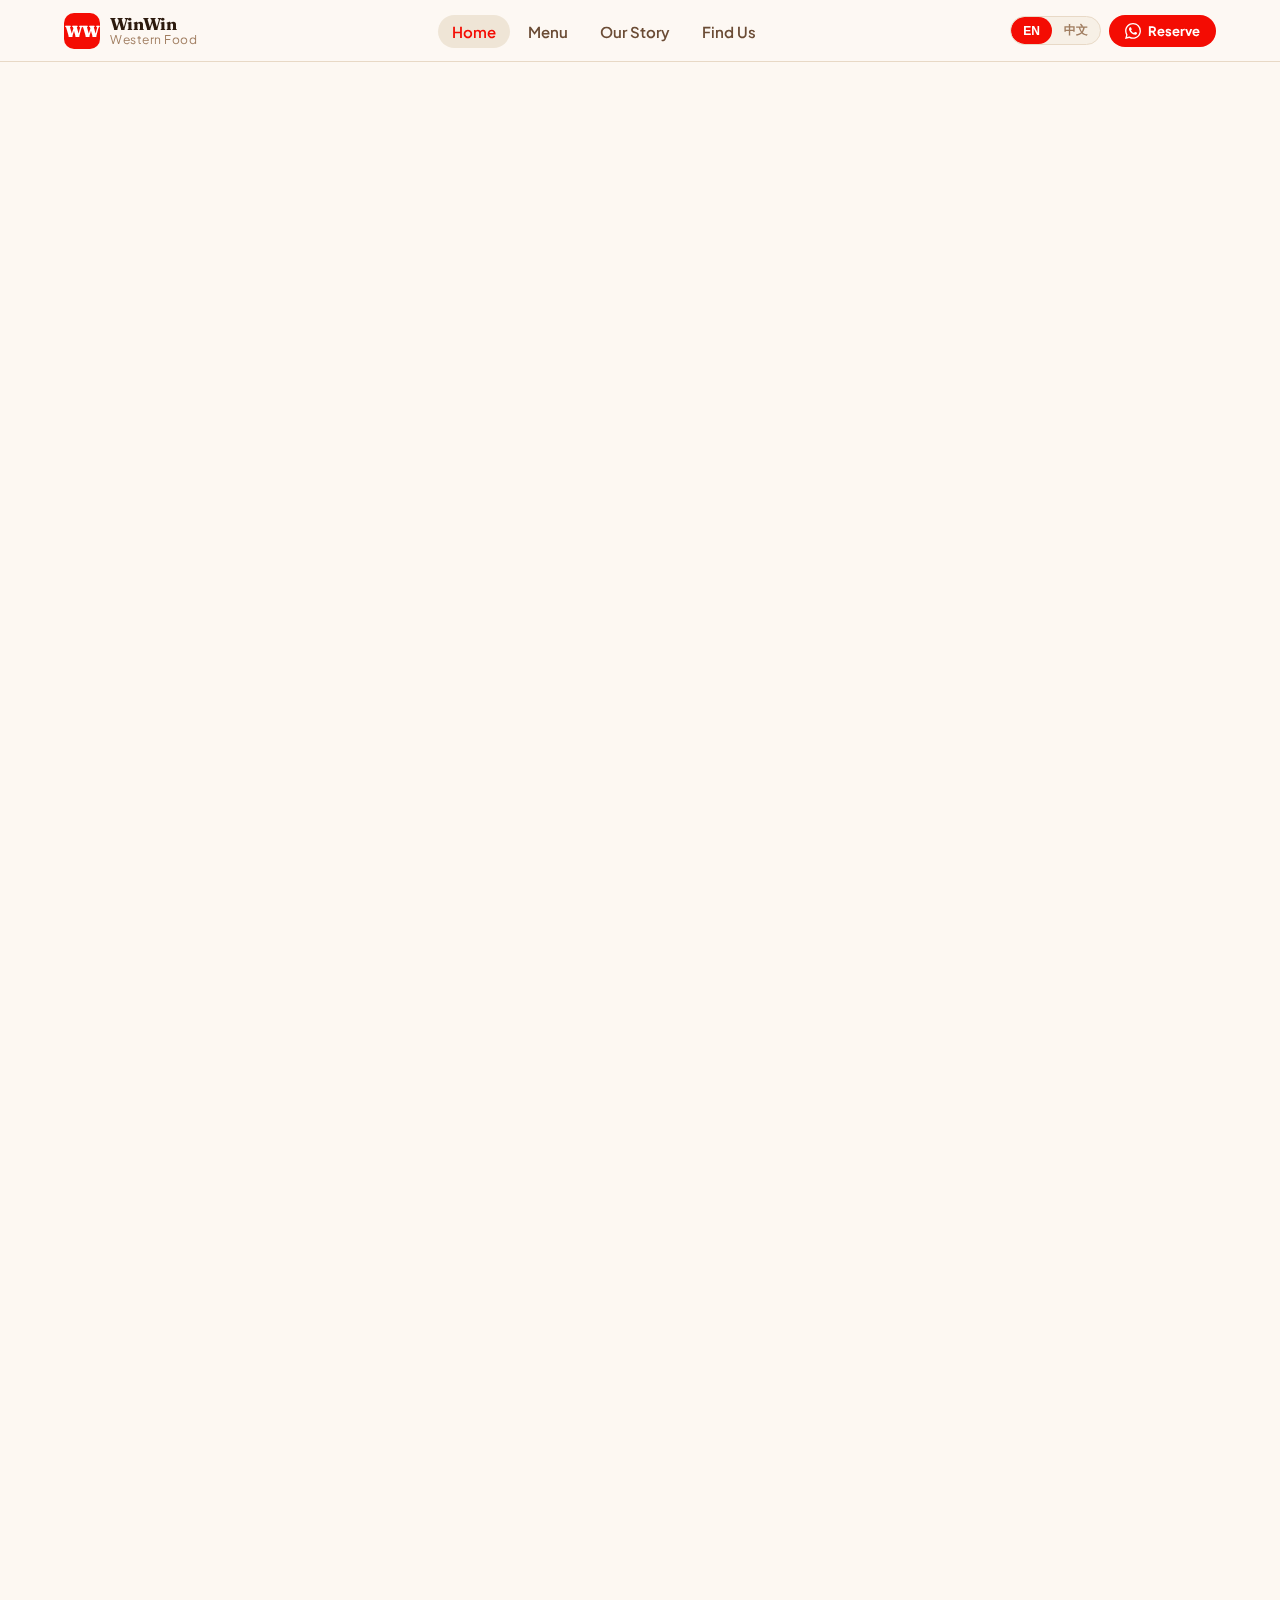
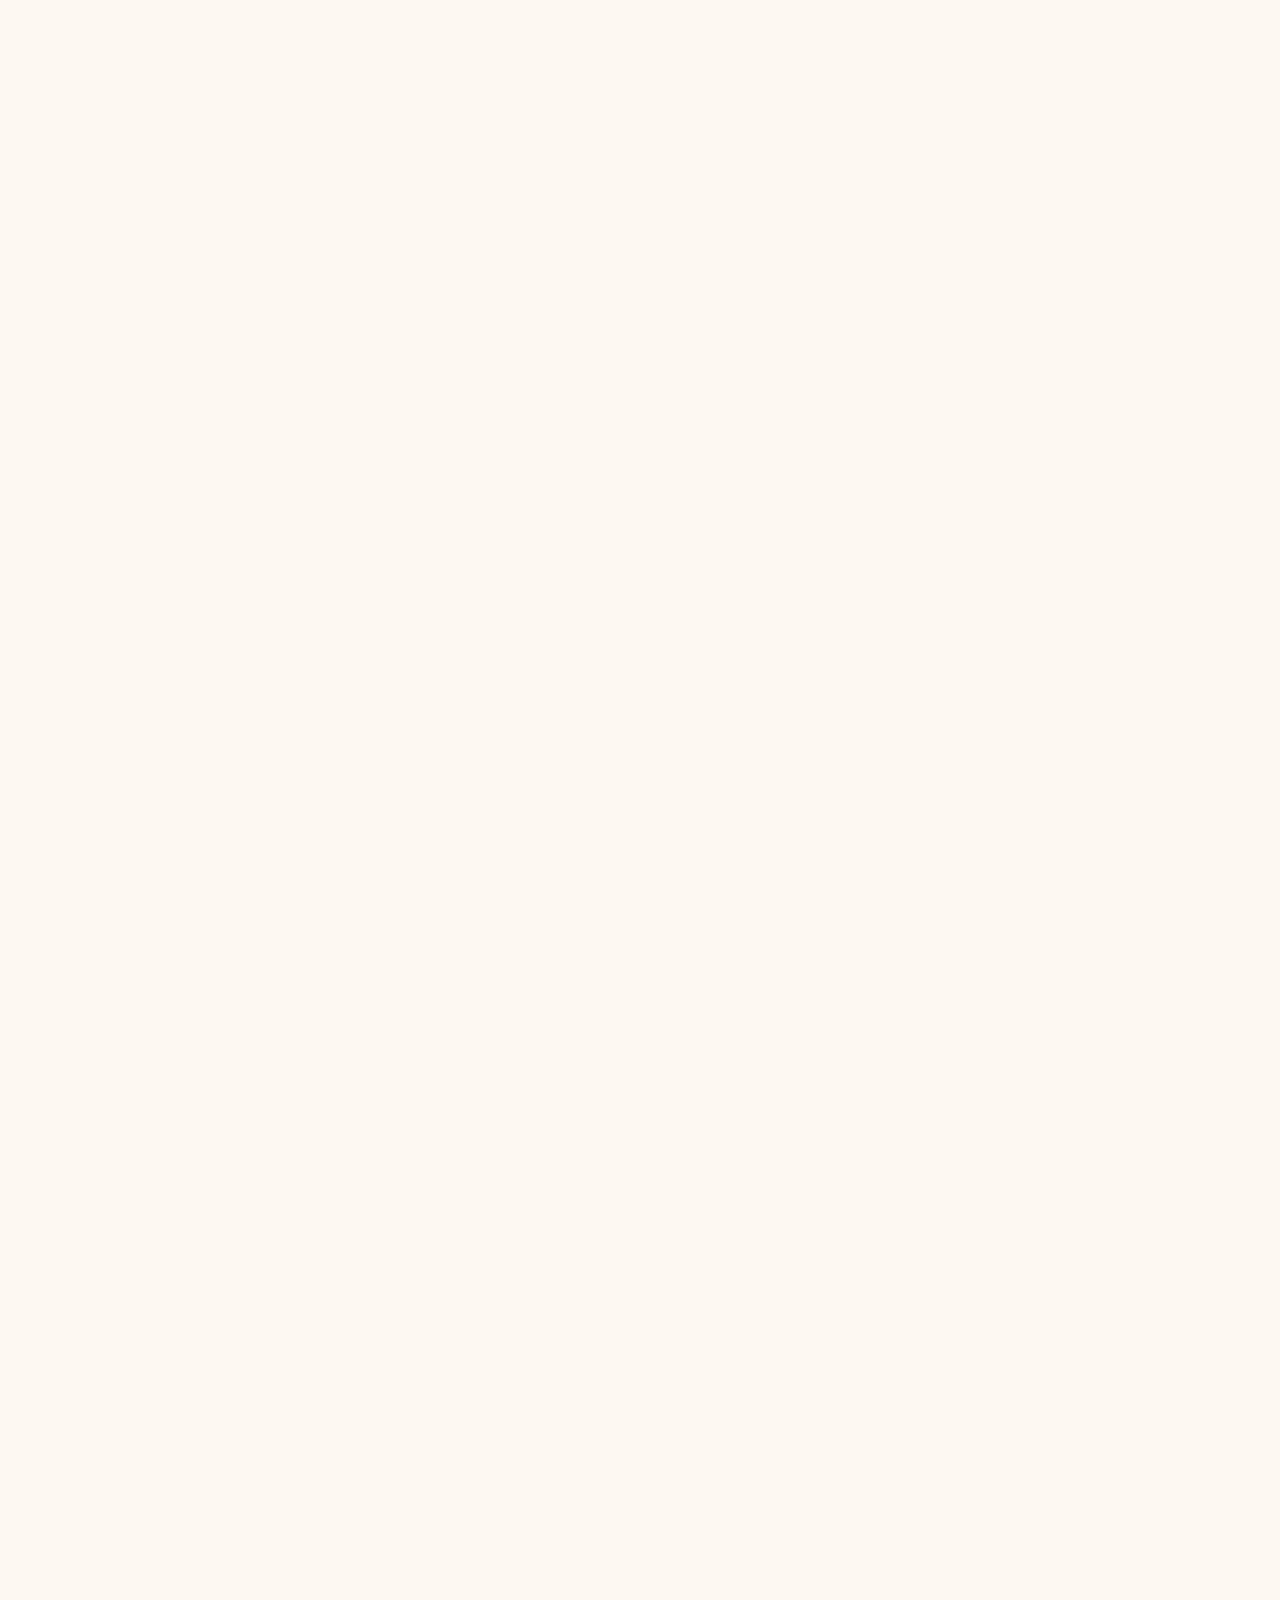
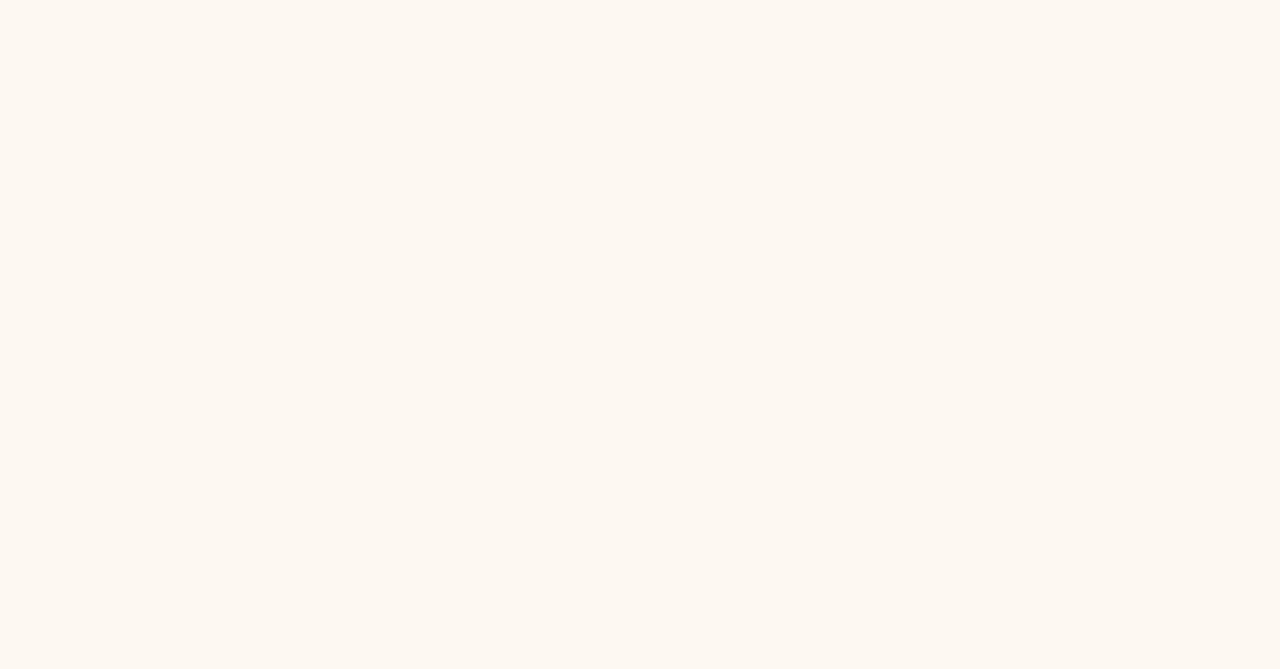
<file: winwin/demo/winwin-western-food.html>
<!DOCTYPE html>
<html lang="en">
<head>
<meta charset="UTF-8">
<meta name="viewport" content="width=device-width, initial-scale=1.0">
<title>Win Win Western Food</title>
<link href="https://fonts.googleapis.com/css2?family=Fraunces:opsz,wght@9..144,400;9..144,600;9..144,700;9..144,900&family=Plus+Jakarta+Sans:wght@400;500;600;700&family=Noto+Sans+SC:wght@400;500;700&display=swap" rel="stylesheet">
<style>
*,*::before,*::after{margin:0;padding:0;box-sizing:border-box;}
:root{
  --red:#f40c03;--red-hover:#c90a02;--red-soft:#fff0f0;
  --yellow:#fafb03;--yellow-soft:#fffde6;
  --black:#1a1008;--white:#ffffff;
  --cream:#fdf8f2;--cream2:#f7f0e6;--cream3:#efe5d6;
  --brown:#5c3a1e;--brown-light:#8b5e3c;
  --text:#2c1a0e;--text2:#6b4c35;--text3:#a07d60;
  --border:#e8d9c6;--border2:#d4c0a8;
  --shadow:0 2px 12px rgba(92,58,30,0.08);
  --shadow-lg:0 8px 40px rgba(92,58,30,0.14);
  --radius:14px;--radius-sm:8px;--radius-lg:20px;
}
html{scroll-behavior:smooth;font-size:18px;}
body{font-family:'Plus Jakarta Sans',sans-serif;background:var(--cream);color:var(--text);overflow-x:hidden;-webkit-font-smoothing:antialiased;}
body.lang-cn{font-family:'Noto Sans SC','Plus Jakarta Sans',sans-serif;}
body.lang-cn .sec-label{font-size:14px;letter-spacing:1px;}
body.lang-cn .hero-eyebrow{font-size:13px;letter-spacing:.5px;}
body.lang-cn .hero-lead{font-size:19px;}
body.lang-cn .sec-sub{font-size:18px;}
body.lang-cn .story-left p{font-size:18px;}
body.lang-cn .tl-text{font-size:16px;}
body.lang-cn .svc-card p{font-size:16px;}
body.lang-cn .br-row p{font-size:16px;}
body.lang-cn .food-card-body p{font-size:16px;}
body.lang-cn .food-card-body h3{font-size:18px;}
body.lang-cn .cat-card-body h3{font-size:17px;}
body.lang-cn .cat-card-body p{font-size:14px;}
body.lang-cn .mosaic-label{font-size:15px;}
body.lang-cn .ft-brand p{font-size:16px;}
body.lang-cn .ft-col a{font-size:16px;}
body.lang-cn .mobile-menu a{font-size:17px;}
body.lang-cn .svc-note{font-size:13px;}
.en{display:block;}.cn{display:none;}
body.lang-cn .en{display:none;}body.lang-cn .cn{display:block;}
span.en{display:inline;}span.cn{display:none;}
body.lang-cn span.en{display:none;}body.lang-cn span.cn{display:inline;}

/* PAGES */
.page{display:none;opacity:0;transition:opacity .35s ease;}
.page.active{display:block;animation:fadeIn .35s ease forwards;}
@keyframes fadeIn{from{opacity:0;transform:translateY(8px);}to{opacity:1;transform:translateY(0);}}

/* NAV */
nav{
  position:fixed;top:0;left:0;right:0;z-index:300;
  background:rgba(253,248,242,0.96);backdrop-filter:blur(16px);
  border-bottom:1px solid var(--border);
  height:62px;padding:0 5%;
  display:flex;align-items:center;justify-content:space-between;
}
.nav-logo{
  display:flex;align-items:center;gap:10px;cursor:pointer;
  text-decoration:none;
}
.nav-logo-mark{
  width:36px;height:36px;background:var(--red);border-radius:10px;
  display:flex;align-items:center;justify-content:center;
  font-family:'Fraunces',serif;font-size:16px;font-weight:900;color:var(--white);
  letter-spacing:-1px;flex-shrink:0;
}
.nav-logo-text{font-family:'Fraunces',serif;font-size:17px;font-weight:700;color:var(--text);line-height:1.1;}
.nav-logo-text small{display:block;font-size:12px;font-weight:400;color:var(--text3);font-family:'Plus Jakarta Sans',sans-serif;letter-spacing:.5px;}
.nav-center{display:flex;gap:4px;list-style:none;}
.nav-center a{
  text-decoration:none;font-size:15px;font-weight:600;color:var(--text2);
  padding:7px 14px;border-radius:100px;transition:all .2s;cursor:pointer;
}
.nav-center a:hover,.nav-center a.active{background:var(--cream3);color:var(--red);}
.nav-right{display:flex;align-items:center;gap:8px;}
.lang-toggle{display:flex;background:var(--cream2);border-radius:20px;overflow:hidden;border:1px solid var(--border);}
.lang-btn{padding:5px 12px;font-size:12px;font-weight:700;cursor:pointer;border:none;background:transparent;color:var(--text3);transition:all .2s;}
.lang-btn.active{background:var(--red);color:var(--white);border-radius:20px;}
.nav-wa{
  display:flex;align-items:center;gap:7px;
  background:var(--red);color:var(--white);
  padding:8px 16px;border-radius:100px;
  font-size:13px;font-weight:700;text-decoration:none;
  transition:background .2s;white-space:nowrap;
}
.nav-wa:hover{background:var(--red-hover);}
.nav-wa svg{width:16px;height:16px;fill:currentColor;}
.hamburger{display:none;flex-direction:column;gap:5px;cursor:pointer;padding:4px;background:none;border:none;}
.hamburger span{display:block;width:22px;height:2px;background:var(--text);border-radius:2px;transition:all .3s;}
.mobile-menu{
  display:none;position:fixed;top:62px;left:0;right:0;z-index:299;
  background:rgba(253,248,242,0.98);backdrop-filter:blur(16px);
  flex-direction:column;border-bottom:1px solid var(--border);
  padding:8px 0 16px;
}
.mobile-menu.open{display:flex;}
.mobile-menu a{
  font-size:15px;font-weight:600;color:var(--text2);
  padding:13px 5%;text-decoration:none;border-bottom:1px solid var(--border);
  cursor:pointer;transition:color .15s;
}
.mobile-menu a:hover{color:var(--red);}
.mobile-menu a:last-child{border-bottom:none;color:var(--red);}

/* ── HOME PAGE ── */
.hero{
  min-height:100svh;padding-top:62px;
  display:flex;flex-direction:column;justify-content:center;
  position:relative;overflow:hidden;
  background:var(--cream);
}
.hero-bg-pattern{
  position:absolute;inset:0;
  background-image:radial-gradient(circle at 80% 20%, rgba(244,12,3,0.06) 0%, transparent 50%),
    radial-gradient(circle at 10% 80%, rgba(250,251,3,0.08) 0%, transparent 50%);
  pointer-events:none;
}
.hero-inner{
  padding:48px 6% 48px 8%;
  display:grid;grid-template-columns:1.1fr 0.9fr;gap:48px;align-items:center;
}
.hero-eyebrow{
  display:inline-flex;align-items:center;gap:8px;
  background:var(--red-soft);color:var(--red);
  font-size:11px;font-weight:700;letter-spacing:1.5px;text-transform:uppercase;
  padding:6px 14px;border-radius:100px;border:1px solid rgba(244,12,3,0.15);
  margin-bottom:20px;
}
.hero-eyebrow::before{content:'★';font-size:10px;}
h1{
  font-family:'Fraunces',serif;
  font-size:clamp(40px,5.5vw,72px);line-height:1.0;font-weight:900;
  color:var(--black);margin-bottom:20px;letter-spacing:-1.5px;
}
h1 .accent{color:var(--red);}
h1 .script{font-style:italic;color:var(--brown);}
.hero-lead{font-size:18px;line-height:1.8;color:var(--text2);max-width:460px;margin-bottom:32px;}
.hero-btns{display:flex;gap:12px;flex-wrap:wrap;margin-bottom:40px;}
.btn-red{
  background:var(--red);color:var(--white);
  padding:14px 28px;border-radius:100px;
  font-size:16px;font-weight:700;text-decoration:none;
  transition:all .2s;display:inline-flex;align-items:center;gap:7px;
  border:none;cursor:pointer;
}
.btn-red:hover{background:var(--red-hover);transform:translateY(-1px);box-shadow:0 6px 20px rgba(244,12,3,0.25);}
.btn-ghost{
  background:transparent;color:var(--brown);
  padding:13px 28px;border-radius:100px;
  font-size:16px;font-weight:700;text-decoration:none;
  border:1.5px solid var(--border2);transition:all .2s;cursor:pointer;
}
.btn-ghost:hover{border-color:var(--red);color:var(--red);background:var(--red-soft);}
.hero-trust{display:flex;align-items:center;gap:24px;}
.trust-item{text-align:center;}
.trust-num{font-family:'Fraunces',serif;font-size:28px;font-weight:700;color:var(--red);line-height:1;}
.trust-lbl{font-size:11px;color:var(--text3);font-weight:500;margin-top:3px;}
.trust-div{width:1px;height:36px;background:var(--border);}

/* HERO FOOD MOSAIC */
.hero-mosaic{display:grid;grid-template-columns:1fr 1fr;grid-template-rows:auto auto;gap:12px;}
.mosaic-card{border-radius:var(--radius);overflow:hidden;position:relative;cursor:pointer;transition:transform .25s;}
.mosaic-card:hover{transform:scale(1.02);}
.mosaic-card.big{grid-column:1/3;height:220px;}
.mosaic-card.small{height:150px;}
.food-img{width:100%;height:100%;object-fit:cover;display:block;}
.food-emoji-fill{
  width:100%;height:100%;
  display:flex;align-items:center;justify-content:center;
  font-size:80px;
}
.mosaic-card.big .food-emoji-fill{font-size:120px;}
.mosaic-overlay{
  position:absolute;bottom:0;left:0;right:0;
  background:linear-gradient(transparent,rgba(28,16,8,0.65));
  padding:12px 14px 12px;
}
.mosaic-label{font-size:13px;font-weight:500;color:var(--white);}
.mosaic-sub{font-size:11px;color:rgba(255,255,255,0.75);}
.mosaic-badge{
  position:absolute;top:10px;left:10px;
  background:var(--red);color:var(--white);
  font-size:12px;font-weight:700;padding:3px 9px;border-radius:100px;
}
.mosaic-card-bg-1{background:linear-gradient(135deg,#fde8d0,#f5c4a0);}
.mosaic-card-bg-2{background:linear-gradient(135deg,#fce8e8,#f5c0c0);}
.mosaic-card-bg-3{background:linear-gradient(135deg,#fff8e0,#fde8b0);}

/* CATEGORY SECTION */
.sec{padding:80px 8%;}
.sec-sm{padding:48px 8%;}
.sec-label{font-size:12px;font-weight:700;letter-spacing:2px;text-transform:uppercase;color:var(--red);margin-bottom:8px;}
h2{font-family:'Fraunces',serif;font-size:clamp(28px,3.5vw,44px);font-weight:700;line-height:1.1;color:var(--text);letter-spacing:-.5px;}
.sec-sub{font-size:17px;color:var(--text2);margin-top:10px;line-height:1.7;max-width:520px;}

/* CATEGORY GRID (home) */
.cat-grid{display:grid;grid-template-columns:repeat(5,1fr);gap:14px;margin-top:40px;}
.cat-card{
  background:var(--white);border-radius:var(--radius);
  border:1.5px solid var(--border);overflow:hidden;
  cursor:pointer;transition:all .25s;text-align:center;
  text-decoration:none;display:block;
}
.cat-card:hover{border-color:var(--red);box-shadow:var(--shadow-lg);transform:translateY(-4px);}
.cat-card:hover .cat-card-img{transform:scale(1.05);}
.cat-card-img-wrap{overflow:hidden;height:120px;background:var(--cream2);display:flex;align-items:center;justify-content:center;}
.cat-card-img{font-size:56px;transition:transform .3s;}
.cat-card-body{padding:14px 10px;}
.cat-card-body h3{font-size:16px;font-weight:700;color:var(--text);margin-bottom:3px;}
.cat-card-body p{font-size:13px;color:var(--text3);}
.cat-card.featured{border-color:var(--red);background:var(--red-soft);}
.cat-card.featured .cat-card-body h3{color:var(--red);}

/* ── MENU PAGE ── */
.menu-page-header{
  padding:100px 8% 48px;
  background:var(--cream);
  border-bottom:1px solid var(--border);
}
.menu-page-header h1{font-family:'Fraunces',serif;font-size:clamp(32px,4vw,52px);font-weight:900;color:var(--text);margin-bottom:8px;letter-spacing:-.5px;}
.back-btn{
  display:inline-flex;align-items:center;gap:6px;
  color:var(--text3);font-size:13px;font-weight:600;
  text-decoration:none;margin-bottom:20px;cursor:pointer;
  transition:color .2s;border:none;background:none;padding:0;
}
.back-btn:hover{color:var(--red);}
.back-btn svg{width:16px;height:16px;}

/* FOOD GRID */
.food-grid{display:grid;grid-template-columns:repeat(auto-fill,minmax(280px,1fr));gap:20px;padding:40px 8%;}
.food-card{
  background:var(--white);border-radius:var(--radius-lg);
  border:1px solid var(--border);overflow:hidden;
  transition:all .25s;cursor:pointer;
}
.food-card:hover{transform:translateY(-5px);box-shadow:var(--shadow-lg);border-color:transparent;}
.food-card-img{
  height:200px;background:var(--cream2);
  display:flex;align-items:center;justify-content:center;
  font-size:80px;position:relative;overflow:hidden;
  transition:transform .3s;
}
.food-card:hover .food-card-img{transform:scale(1.04);}
.food-card-img-wrap{overflow:hidden;height:200px;}
.food-badge{
  position:absolute;top:12px;left:12px;
  font-size:10px;font-weight:700;letter-spacing:.3px;
  padding:4px 10px;border-radius:100px;
}
.badge-bestseller{background:var(--red);color:var(--white);}
.badge-popular{background:var(--yellow);color:var(--black);}
.badge-new{background:var(--brown);color:var(--white);}
.food-card-body{padding:18px 20px 20px;}
.food-card-body h3{font-family:'Fraunces',serif;font-size:20px;font-weight:700;color:var(--text);margin-bottom:6px;line-height:1.2;}
.food-card-body p{font-size:15px;color:var(--text2);line-height:1.65;margin-bottom:14px;}
.food-card-footer{display:flex;align-items:center;justify-content:space-between;}
.food-price{font-family:'Fraunces',serif;font-size:22px;font-weight:700;color:var(--red);}
.food-price small{font-size:14px;color:var(--text3);font-family:'Plus Jakarta Sans',sans-serif;font-weight:500;}
.food-sub-tag{font-size:13px;color:var(--text3);background:var(--cream2);padding:4px 10px;border-radius:100px;font-weight:600;}

/* SUBCATEGORY TABS inside menu page */
.menu-sub-tabs{
  display:flex;gap:8px;flex-wrap:wrap;
  padding:0 8% 32px;
}
.sub-tab{
  padding:8px 18px;border-radius:100px;font-size:13px;font-weight:700;
  cursor:pointer;border:1.5px solid var(--border2);
  background:var(--white);color:var(--text2);transition:all .2s;
}
.sub-tab:hover{border-color:var(--red);color:var(--red);}
.sub-tab.active{background:var(--red);color:var(--white);border-color:var(--red);}
.food-section{display:none;}
.food-section.active{display:block;}
.food-section-title{
  font-family:'Fraunces',serif;font-size:22px;font-weight:700;
  color:var(--brown);padding:0 8% 16px;
}

/* STORY */
.story-grid{display:grid;grid-template-columns:1fr 1fr;gap:64px;align-items:center;}
.story-left{display:flex;flex-direction:column;gap:18px;}
.story-left p{font-size:17px;line-height:1.85;color:var(--text2);}
.story-visual{
  background:var(--cream2);border-radius:var(--radius-lg);
  padding:32px;display:flex;flex-direction:column;gap:0;
  border:1px solid var(--border);
}
.tl-item{display:flex;gap:16px;padding:20px 0;border-bottom:1px solid var(--border);}
.tl-item:last-child{border-bottom:none;}
.tl-dot-col{display:flex;flex-direction:column;align-items:center;gap:0;}
.tl-dot{width:10px;height:10px;border-radius:50%;background:var(--red);flex-shrink:0;margin-top:4px;}
.tl-line{width:1px;flex:1;background:var(--border);margin:4px 0;}
.tl-item:last-child .tl-line{display:none;}
.tl-year{font-size:12px;font-weight:700;letter-spacing:1px;color:var(--red);text-transform:uppercase;margin-bottom:4px;}
.tl-text{font-size:15px;color:var(--text2);line-height:1.7;}
.tl-text strong{color:var(--text);font-weight:700;}

/* SERVICES */
.svc-grid{display:grid;grid-template-columns:repeat(3,1fr);gap:20px;margin-top:40px;}
.svc-card{
  background:var(--white);border-radius:var(--radius-lg);
  padding:28px 24px;border:1px solid var(--border);
  transition:all .25s;
}
.svc-card:hover{border-color:var(--red);box-shadow:var(--shadow);}
.svc-icon{
  width:52px;height:52px;background:var(--red-soft);border-radius:14px;
  display:flex;align-items:center;justify-content:center;
  font-size:24px;margin-bottom:16px;
}
.svc-card h3{font-size:19px;font-weight:700;color:var(--text);margin-bottom:8px;}
.svc-card p{font-size:15px;color:var(--text2);line-height:1.7;}
.svc-note{
  margin-top:12px;padding:8px 12px;background:var(--yellow-soft);
  border-radius:var(--radius-sm);border-left:3px solid var(--yellow);
  font-size:12px;color:#7a6500;font-weight:500;
}

/* BRANCHES */
.br-sec{background:var(--cream2);}
.br-grid{display:grid;grid-template-columns:1fr 1fr;gap:20px;margin-top:40px;}
.br-card{
  background:var(--white);border-radius:var(--radius-lg);
  padding:28px;border:1px solid var(--border);
  transition:border-color .2s;
}
.br-card:hover{border-color:var(--red);}
.br-chip{
  font-size:10px;font-weight:700;letter-spacing:1px;text-transform:uppercase;
  padding:4px 12px;border-radius:100px;display:inline-block;margin-bottom:16px;
}
.chip-hq{background:var(--red-soft);color:var(--red);}
.chip-pop{background:var(--yellow-soft);color:#7a6500;}
.br-card h3{font-family:'Fraunces',serif;font-size:20px;font-weight:700;color:var(--text);margin-bottom:16px;}
.br-row{display:flex;gap:10px;margin-bottom:10px;align-items:flex-start;}
.br-ico{color:var(--red);font-size:13px;min-width:16px;margin-top:2px;}
.br-row p{font-size:15px;color:var(--text2);line-height:1.6;}
.br-link{
  display:inline-flex;align-items:center;gap:6px;margin-top:18px;
  color:var(--red);font-size:13px;font-weight:700;text-decoration:none;
  border:1.5px solid rgba(244,12,3,0.2);padding:9px 18px;border-radius:100px;
  transition:all .2s;
}
.br-link:hover{background:var(--red);color:var(--white);}

/* CTA */
.cta-band{
  background:var(--red);padding:72px 8%;
  text-align:center;position:relative;overflow:hidden;
}
.cta-band::before{
  content:'';position:absolute;inset:0;
  background:radial-gradient(ellipse at 30% 50%,rgba(250,251,3,0.12) 0%,transparent 60%);
  pointer-events:none;
}
.cta-band h2{font-family:'Fraunces',serif;font-size:clamp(24px,4vw,42px);color:var(--white);margin-bottom:10px;}
.cta-band p{font-size:15px;color:rgba(255,255,255,0.8);margin-bottom:28px;max-width:500px;margin-left:auto;margin-right:auto;}
.wa-btn{
  display:inline-flex;align-items:center;gap:10px;
  background:var(--white);color:var(--text);
  padding:15px 32px;border-radius:100px;
  font-size:15px;font-weight:700;text-decoration:none;
  transition:all .2s;box-shadow:0 4px 20px rgba(0,0,0,0.15);
}
.wa-btn:hover{transform:translateY(-2px);box-shadow:0 8px 30px rgba(0,0,0,0.2);}
.wa-btn svg{width:22px;height:22px;fill:#25D366;}

/* FOOTER */
footer{
  background:var(--cream2);padding:52px 8% 36px;
  display:grid;grid-template-columns:2fr 1fr 1fr;gap:48px;
  border-top:1px solid var(--border);
}
.ft-brand .logo-row{display:flex;align-items:center;gap:10px;margin-bottom:10px;}
.ft-brand p{font-size:15px;color:var(--text2);line-height:1.75;}
.ft-col h4{font-size:11px;font-weight:700;letter-spacing:1.5px;text-transform:uppercase;color:var(--red);margin-bottom:14px;}
.ft-col ul{list-style:none;display:flex;flex-direction:column;gap:10px;}
.ft-col a{font-size:15px;color:var(--text2);text-decoration:none;font-weight:500;transition:color .2s;cursor:pointer;}
.ft-col a:hover{color:var(--red);}
.ft-bottom{
  background:var(--cream3);padding:14px 8%;
  display:flex;justify-content:space-between;align-items:center;
  font-size:12px;color:var(--text3);border-top:1px solid var(--border);
  flex-wrap:wrap;gap:8px;
}
.not-halal-badge{
  background:var(--red-soft);color:var(--red);
  font-size:11px;font-weight:700;padding:4px 12px;border-radius:100px;
  border:1px solid rgba(244,12,3,0.2);
}

/* SCROLL TO TOP */
.scroll-top{
  position:fixed;bottom:24px;right:24px;z-index:200;
  width:44px;height:44px;border-radius:50%;
  background:var(--red);color:var(--white);
  border:none;cursor:pointer;font-size:18px;
  box-shadow:0 4px 16px rgba(244,12,3,0.3);
  transition:all .2s;opacity:0;pointer-events:none;
  display:flex;align-items:center;justify-content:center;
}
.scroll-top.show{opacity:1;pointer-events:all;}
.scroll-top:hover{transform:translateY(-2px);}

/* MOBILE */
@media(max-width:900px){
  .nav-center{display:none;}
  .hamburger{display:flex;}
  .nav-wa{display:none;}
  .hero-inner{grid-template-columns:1fr;padding:32px 5%;gap:32px;min-height:calc(100svh - 62px);align-content:center;}
  .hero-mosaic{order:-1;}
  .mosaic-card.big{height:180px;}
  .mosaic-card.small{height:130px;}
  .cat-grid{grid-template-columns:repeat(3,1fr);}
  .story-grid{grid-template-columns:1fr;gap:36px;}
  .svc-grid{grid-template-columns:1fr;gap:14px;}
  .br-grid{grid-template-columns:1fr;gap:14px;}
  footer{grid-template-columns:1fr;gap:24px;}
  .sec{padding:56px 5%;}
  .food-grid{padding:28px 5%;}
  .menu-page-header{padding:88px 5% 32px;}
  .menu-sub-tabs{padding:0 5% 24px;}
  .food-section-title{padding:0 5% 12px;}
  .ft-bottom{flex-direction:column;text-align:center;}
}
@media(max-width:540px){
  nav{padding:0 4%;}
  .cat-grid{grid-template-columns:repeat(2,1fr);}
  .food-grid{grid-template-columns:1fr;}
  .hero-trust{gap:16px;}
  .sec{padding:44px 4%;}
  .food-grid{padding:24px 4%;}
  .menu-page-header{padding:80px 4% 24px;}
  .menu-sub-tabs{padding:0 4% 20px;}
  .food-section-title{padding:0 4% 10px;}
  footer{padding:40px 4% 28px;}
  .ft-bottom{padding:12px 4%;}
  .cta-band{padding:52px 4%;}
}
</style>
</head>
<body>

<!-- NAV -->
<nav>
  <a class="nav-logo" onclick="showPage('home')">
    <div class="nav-logo-mark">WW</div>
    <div class="nav-logo-text">
      WinWin
      <small><span class="en">Western Food</span><span class="cn">西餐</span></small>
    </div>
  </a>
  <ul class="nav-center">
    <li><a onclick="showPage('home')" id="nav-home"><span class="en">Home</span><span class="cn">首页</span></a></li>
    <li><a onclick="showPage('menu-home')" id="nav-menu"><span class="en">Menu</span><span class="cn">菜单</span></a></li>
    <li><a onclick="scrollToSection('story')" id="nav-story"><span class="en">Our Story</span><span class="cn">我们的故事</span></a></li>
    <li><a onclick="scrollToSection('branches')" id="nav-branches"><span class="en">Find Us</span><span class="cn">分店</span></a></li>
  </ul>
  <div class="nav-right">
    <div class="lang-toggle">
      <button class="lang-btn active" onclick="setLang('en')">EN</button>
      <button class="lang-btn" onclick="setLang('cn')">中文</button>
    </div>
    <a href="https://wa.me/601122046004" class="nav-wa">
      <svg viewBox="0 0 24 24"><path d="M17.472 14.382c-.297-.149-1.758-.867-2.03-.967-.273-.099-.471-.148-.67.15-.197.297-.767.966-.94 1.164-.173.199-.347.223-.644.075-.297-.15-1.255-.463-2.39-1.475-.883-.788-1.48-1.761-1.653-2.059-.173-.297-.018-.458.13-.606.134-.133.298-.347.446-.52.149-.174.198-.298.298-.497.099-.198.05-.371-.025-.52-.075-.149-.669-1.612-.916-2.207-.242-.579-.487-.5-.669-.51-.173-.008-.371-.01-.57-.01-.198 0-.52.074-.792.372-.272.297-1.04 1.016-1.04 2.479 0 1.462 1.065 2.875 1.213 3.074.149.198 2.096 3.2 5.077 4.487.709.306 1.262.489 1.694.625.712.227 1.36.195 1.871.118.571-.085 1.758-.719 2.006-1.413.248-.694.248-1.289.173-1.413-.074-.124-.272-.198-.57-.347m-5.421 7.403h-.004a9.87 9.87 0 01-5.031-1.378l-.361-.214-3.741.982.998-3.648-.235-.374a9.86 9.86 0 01-1.51-5.26c.001-5.45 4.436-9.884 9.888-9.884 2.64 0 5.122 1.03 6.988 2.898a9.825 9.825 0 012.893 6.994c-.003 5.45-4.437 9.884-9.885 9.884m8.413-18.297A11.815 11.815 0 0012.05 0C5.495 0 .16 5.335.157 11.892c0 2.096.547 4.142 1.588 5.945L.057 24l6.305-1.654a11.882 11.882 0 005.683 1.448h.005c6.554 0 11.89-5.335 11.893-11.893a11.821 11.821 0 00-3.48-8.413z"/></svg>
      <span class="en">Reserve</span><span class="cn">预订</span>
    </a>
    <button class="hamburger" onclick="toggleMobile()"><span></span><span></span><span></span></button>
  </div>
</nav>

<div class="mobile-menu" id="mMenu">
  <a onclick="showPage('home');closeMobile()"><span class="en">Home</span><span class="cn">首页</span></a>
  <a onclick="showPage('menu-home');closeMobile()"><span class="en">Menu</span><span class="cn">菜单</span></a>
  <a onclick="scrollToSection('story');closeMobile()"><span class="en">Our Story</span><span class="cn">我们的故事</span></a>
  <a onclick="scrollToSection('branches');closeMobile()"><span class="en">Find Us</span><span class="cn">分店</span></a>
  <a href="https://wa.me/601122046004"><span class="en">Reserve via WhatsApp ↗</span><span class="cn">WhatsApp 预订座位 ↗</span></a>
</div>

<!-- ════ PAGE: HOME ════ -->
<div class="page active" id="page-home">

  <!-- HERO -->
  <section class="hero">
    <div class="hero-bg-pattern"></div>
    <div class="hero-inner">
      <div>
        <div class="hero-eyebrow"><span class="en">Sri Gombak · Pandan Indah</span><span class="cn">Sri Gombak · Pandan Indah</span></div>
        <h1>
          <span class="en"><span class="script">Honest</span><br>Western<br><span class="accent">Done Right.</span></span>
          <span class="cn"><span class="script">用心</span>烹饪<br><span class="accent">真实西餐。</span></span>
        </h1>
        <p class="hero-lead">
          <span class="en">16+ years of sizzling grills and hearty plates — from a humble stall in Sri Gombak to the restaurant everyone's queuing for in Pandan Indah.</span>
          <span class="cn">16年多的铁板烧与丰盛西餐——从Sri Gombak一个小摊位，到Pandan Indah人人排队的餐厅。</span>
        </p>
        <div class="hero-btns">
          <button class="btn-red" onclick="showPage('menu-home')"><span class="en">Browse Menu →</span><span class="cn">查看菜单 →</span></button>
          <button class="btn-ghost" onclick="scrollToSection('branches')"><span class="en">Find a Branch</span><span class="cn">找到分店</span></button>
        </div>
        <div class="hero-trust">
          <div class="trust-item"><div class="trust-num">16+</div><div class="trust-lbl"><span class="en">Years</span><span class="cn">年经验</span></div></div>
          <div class="trust-div"></div>
          <div class="trust-item"><div class="trust-num">2</div><div class="trust-lbl"><span class="en">Branches</span><span class="cn">分店</span></div></div>
          <div class="trust-div"></div>
          <div class="trust-item"><div class="trust-num">⭐ 4.5</div><div class="trust-lbl"><span class="en">Rating</span><span class="cn">顾客评分</span></div></div>
        </div>
      </div>
      <div class="hero-mosaic">
        <div class="mosaic-card big mosaic-card-bg-1" onclick="showMenuCat('grilled')">
          <div class="food-emoji-fill">🥩</div>
          <div class="mosaic-badge">🔥 <span class="en">Signature</span><span class="cn">招牌</span></div>
          <div class="mosaic-overlay">
            <div class="mosaic-label"><span class="en">Sizzling Iron Plate</span><span class="cn">铁板烧</span></div>
            <div class="mosaic-sub"><span class="en">Chicken & Pork Chops</span><span class="cn">鸡排与猪排</span></div>
          </div>
        </div>
        <div class="mosaic-card small mosaic-card-bg-2" onclick="showMenuCat('pasta')">
          <div class="food-emoji-fill" style="font-size:64px;">🍝</div>
          <div class="mosaic-overlay">
            <div class="mosaic-label"><span class="en">Pasta</span><span class="cn">意大利面</span></div>
          </div>
        </div>
        <div class="mosaic-card small mosaic-card-bg-3" onclick="showMenuCat('breakfast')">
          <div class="food-emoji-fill" style="font-size:64px;">🍳</div>
          <div class="mosaic-overlay">
            <div class="mosaic-label"><span class="en">All Day Breakfast</span><span class="cn">全天早餐</span></div>
          </div>
        </div>
      </div>
    </div>
  </section>

  <!-- MENU CATEGORIES -->
  <section class="sec" style="background:var(--white);">
    <div style="text-align:center;max-width:600px;margin:0 auto 0;">
      <div class="sec-label"><span class="en">What We Serve</span><span class="cn">我们的菜式</span></div>
      <h2><span class="en">Find Your Favourite</span><span class="cn">找到您的最爱</span></h2>
      <p class="sec-sub" style="margin:10px auto 0;"><span class="en">Click any category to explore the full menu with photos.</span><span class="cn">点击任何类别查看完整菜单。</span></p>
    </div>
    <div class="cat-grid">
      <div class="cat-card featured" onclick="showMenuCat('grilled')">
        <div class="cat-card-img-wrap"><div class="cat-card-img">🥩</div></div>
        <div class="cat-card-body"><h3><span class="en">Grilled Chops</span><span class="cn">铁板烧</span></h3><p><span class="en">Chicken & Pork</span><span class="cn">鸡排 · 猪排</span></p></div>
      </div>
      <div class="cat-card" onclick="showMenuCat('fried')">
        <div class="cat-card-img-wrap"><div class="cat-card-img">🍟</div></div>
        <div class="cat-card-body"><h3><span class="en">Fried Chicken</span><span class="cn">炸鸡系列</span></h3><p><span class="en">Crispy & Spicy</span><span class="cn">香脆 · 香辣</span></p></div>
      </div>
      <div class="cat-card" onclick="showMenuCat('pasta')">
        <div class="cat-card-img-wrap"><div class="cat-card-img">🍝</div></div>
        <div class="cat-card-body"><h3><span class="en">Pasta</span><span class="cn">意大利面</span></h3><p><span class="en">3 varieties</span><span class="cn">3款口味</span></p></div>
      </div>
      <div class="cat-card" onclick="showMenuCat('breakfast')">
        <div class="cat-card-img-wrap"><div class="cat-card-img">🍳</div></div>
        <div class="cat-card-body"><h3><span class="en">Breakfast</span><span class="cn">全天早餐</span></h3><p><span class="en">All day long</span><span class="cn">全天供应</span></p></div>
      </div>
      <div class="cat-card" onclick="showMenuCat('sides')">
        <div class="cat-card-img-wrap"><div class="cat-card-img">🍞</div></div>
        <div class="cat-card-body"><h3><span class="en">Sides & Drinks</span><span class="cn">附餐饮料</span></h3><p><span class="en">Soups, bread & more</span><span class="cn">汤·面包·饮料</span></p></div>
      </div>
    </div>
  </section>

  <!-- STORY -->
  <section class="sec" id="story">
    <div class="story-grid">
      <div class="story-left">
        <div class="sec-label"><span class="en">Our Story</span><span class="cn">我们的故事</span></div>
        <h2><span class="en">From a Humble Stall to a Beloved Restaurant</span><span class="cn">从小摊到深受喜爱的餐厅</span></h2>
        <p><span class="en">Win Win Western Food began as a small stall tucked inside a coffee shop in Taman Sri Gombak. Mr. Wing — chef, founder, and the heart of this place — built everything from scratch with his hands and his passion.</span><span class="cn">Win Win 西餐起源于Taman Sri Gombak茶室的一个小摊位。Wing 老板——厨师、创始人，也是这里的灵魂人物——凭借双手与热忱，从零开始建立起一切。</span></p>
        <p><span class="en">The food here is honest. Localised western fare, cooked right, with no shortcuts. That's why regulars keep coming back — week after week, year after year.</span><span class="cn">这里的食物真实无华。本地化西餐，按照应有的方式烹饪，绝不偷工减料。这就是为什么老顾客一来再来——一周又一周，一年又一年。</span></p>
        <button class="btn-ghost" style="width:fit-content;" onclick="scrollToSection('branches')"><span class="en">Visit Us Today →</span><span class="cn">立即到访 →</span></button>
      </div>
      <div class="story-visual">
        <div class="tl-item">
          <div class="tl-dot-col"><div class="tl-dot"></div><div class="tl-line"></div></div>
          <div><div class="tl-year"><span class="en">The Beginning</span><span class="cn">起源</span></div><div class="tl-text"><strong><span class="en">First Stall</span><span class="cn">第一个摊位</span></strong> — <span class="en">Mr. Wing starts cooking at a small stall in Restoran Chong Wah, Sri Gombak.</span><span class="cn">Wing 老板在Chong Wah, Sri Gombak 餐厅的小摊位开始掌厨。</span></div></div>
        </div>
        <div class="tl-item">
          <div class="tl-dot-col"><div class="tl-dot"></div><div class="tl-line"></div></div>
          <div><div class="tl-year"><span class="en">HQ Branch</span><span class="cn">总店</span></div><div class="tl-text"><strong><span class="en">Sri Gombak Restaurant</span><span class="cn">Sri Gombak分店</span></strong> — <span class="en">Grows into a standalone restaurant. The original home of Win Win.</span><span class="cn">发展成独立餐厅，Win Win 的根据地。</span></div></div>
        </div>
        <div class="tl-item">
          <div class="tl-dot-col"><div class="tl-dot"></div><div class="tl-line"></div></div>
          <div><div class="tl-year"><span class="en">Expansion</span><span class="cn">新店</span></div><div class="tl-text"><strong><span class="en">Pandan Indah Opens</span><span class="cn">Pandan Indah分店开幕</span></strong> — <span class="en">A 2-floor restaurant that became an instant hit — long queues every weekend.</span><span class="cn">两层楼餐厅一开业即成热门，周末大排长龙。</span></div></div>
        </div>
        <div class="tl-item">
          <div class="tl-dot-col"><div class="tl-dot"></div></div>
          <div><div class="tl-year"><span class="en">Today</span><span class="cn">现在</span></div><div class="tl-text"><strong><span class="en">Two Branches, One Heart</span><span class="cn">两家分店，同一份心</span></strong> — <span class="en">Dine-in, takeaway & catering across KL. Same dedication since day one.</span><span class="cn">吉隆坡堂食、外卖及外烩服务，始终如一。</span></div></div>
        </div>
      </div>
    </div>
  </section>

  <!-- SERVICES -->
  <section class="sec" style="background:var(--cream2);">
    <div class="sec-label"><span class="en">How We Serve You</span><span class="cn">我们的服务</span></div>
    <h2><span class="en">More Than Just a Restaurant</span><span class="cn">不只是一家餐厅</span></h2>
    <div class="svc-grid">
      <div class="svc-card">
        <div class="svc-icon">🍽️</div>
        <h3><span class="en">Dine In</span><span class="cn">堂食</span></h3>
        <p><span class="en">Walk in and enjoy your meal. Come early on weekends — we fill up fast, especially at Pandan Indah.</span><span class="cn">直接到来享用餐点。周末请早到，尤其是Pandan Indah分店，座位有限。</span></p>
        <div class="svc-note">💳 <span class="en">In-house POS system — fast ordering for both dine-in and takeaway at the counter.</span><span class="cn">堂食与外卖均在柜台点餐，设有 POS 系统，快速便捷。</span></div>
      </div>
      <div class="svc-card">
        <div class="svc-icon">🥡</div>
        <h3><span class="en">Takeaway</span><span class="cn">外卖打包</span></h3>
        <p><span class="en">Walk in and place your order at the counter — we'll pack it fresh for you to take away. No pre-order needed.</span><span class="cn">直接到来，在柜台下单，我们现做现包，无需预订。</span></p>
      </div>
      <div class="svc-card">
        <div class="svc-icon">🎉</div>
        <h3><span class="en">Catering</span><span class="cn">外烩服务</span></h3>
        <p><span class="en">Corporate lunches, family gatherings, birthdays. Pandan Indah Level 1 fits up to 70 pax. WhatsApp for a quote.</span><span class="cn">企业午餐、家庭聚会、生日宴。Pandan Indah一楼最多容纳70人。WhatsApp 联系报价。</span></p>
      </div>
    </div>
  </section>

  <!-- BRANCHES -->
  <section class="sec br-sec" id="branches">
    <div class="sec-label"><span class="en">Find Us</span><span class="cn">找到我们</span></div>
    <h2><span class="en">Two Branches, Same Great Food</span><span class="cn">两家分店，同样美味</span></h2>
    <div class="br-grid">
      <div class="br-card">
        <span class="br-chip chip-hq"><span class="en">Original HQ</span><span class="cn">总店</span></span>
        <h3><span class="en">Taman Sri Gombak</span><span class="cn">Taman Sri Gombak</span></h3>
        <div class="br-row"><div class="br-ico">📍</div><p>No. 89, Jalan SG 3/10, Taman Sri Gombak, 68100 Batu Caves, Selangor</p></div>
        <div class="br-row"><div class="br-ico">🕐</div><p>Tues – Sun: 2.00 PM – 10:30 PM</p></div>
        <div class="br-row"><div class="br-ico">📞</div><p>012-204 6004</p></div>
        <a href="https://share.google/CoDkWlbCX4D0DG8sN" class="br-link"><span class="en">Get Directions →</span><span class="cn">获取路线 →</span></a>
      </div>
      <div class="br-card">
        <span class="br-chip chip-pop">⭐ <span class="en">Most Popular</span><span class="cn">最受欢迎</span></span>
        <h3><span class="en">Pandan Indah</span><span class="cn">Pandan Indah</span></h3>
        <div class="br-row"><div class="br-ico">📍</div><p>45 G, Jalan Pandan Indah 4/6b, Pandan Indah, 55100 Kuala Lumpur</p></div>
        <div class="br-row"><div class="br-ico">🕐</div><p>Mon – Sun: 10:30 AM – 10:30 PM</p></div>
        <div class="br-row"><div class="br-ico">📞</div><p>014-365 8898</p></div>
        <div class="br-row"><div class="br-ico">👥</div><p><span class="en">Level 1 can host up to 70 pax for events & catering.</span><span class="cn">一楼最多容纳70人，适合活动及外烩。</span></p></div>
        <a href="https://share.google/nObGZrqqdvPnRuAkT" class="br-link"><span class="en">Get Directions →</span><span class="cn">获取路线 →</span></a>
      </div>
    </div>
  </section>

  <!-- CTA -->
  <section class="cta-band">
    <h2><span class="en">Reserve a Table or Enquire About Catering</span><span class="cn">预订座位或查询外烩服务</span></h2>
    <p><span class="en">WhatsApp us for table reservations & catering enquiries. Dine-in and takeaway orders are placed at our counter.</span><span class="cn">WhatsApp 联系预订座位及外烩查询。堂食与外卖点餐请直接向柜台下单。</span></p>
    <a href="https://wa.me/601122046004" class="wa-btn">
      <svg viewBox="0 0 24 24"><path d="M17.472 14.382c-.297-.149-1.758-.867-2.03-.967-.273-.099-.471-.148-.67.15-.197.297-.767.966-.94 1.164-.173.199-.347.223-.644.075-.297-.15-1.255-.463-2.39-1.475-.883-.788-1.48-1.761-1.653-2.059-.173-.297-.018-.458.13-.606.134-.133.298-.347.446-.52.149-.174.198-.298.298-.497.099-.198.05-.371-.025-.52-.075-.149-.669-1.612-.916-2.207-.242-.579-.487-.5-.669-.51-.173-.008-.371-.01-.57-.01-.198 0-.52.074-.792.372-.272.297-1.04 1.016-1.04 2.479 0 1.462 1.065 2.875 1.213 3.074.149.198 2.096 3.2 5.077 4.487.709.306 1.262.489 1.694.625.712.227 1.36.195 1.871.118.571-.085 1.758-.719 2.006-1.413.248-.694.248-1.289.173-1.413-.074-.124-.272-.198-.57-.347m-5.421 7.403h-.004a9.87 9.87 0 01-5.031-1.378l-.361-.214-3.741.982.998-3.648-.235-.374a9.86 9.86 0 01-1.51-5.26c.001-5.45 4.436-9.884 9.888-9.884 2.64 0 5.122 1.03 6.988 2.898a9.825 9.825 0 012.893 6.994c-.003 5.45-4.437 9.884-9.885 9.884m8.413-18.297A11.815 11.815 0 0012.05 0C5.495 0 .16 5.335.157 11.892c0 2.096.547 4.142 1.588 5.945L.057 24l6.305-1.654a11.882 11.882 0 005.683 1.448h.005c6.554 0 11.89-5.335 11.893-11.893a11.821 11.821 0 00-3.48-8.413z"/></svg>
      <span class="en">WhatsApp Us Now</span><span class="cn">立即 WhatsApp</span>
    </a>
  </section>

  <!-- FOOTER -->
  <footer>
    <div class="ft-brand">
      <div class="logo-row">
        <div class="nav-logo-mark">WW</div>
        <div class="nav-logo-text">WinWin <span class="en">Western Food</span><span class="cn">西餐</span></div>
      </div>
      <p><span class="en">Serving honest, hearty western food the Malaysian way — since Mr. Wing's very first sizzling plate left the kitchen.</span><span class="cn">以马来西亚方式，用心烹饪真实丰盛的西餐——自 Wing 老板第一块铁板烧出炉以来。</span></p>
    </div>
    <div class="ft-col">
      <h4><span class="en">Explore</span><span class="cn">探索</span></h4>
      <ul>
        <li><a onclick="showPage('home')"><span class="en">Home</span><span class="cn">首页</span></a></li>
        <li><a onclick="showPage('menu-home')"><span class="en">Menu</span><span class="cn">菜单</span></a></li>
        <li><a onclick="scrollToSection('story')"><span class="en">Our Story</span><span class="cn">我们的故事</span></a></li>
        <li><a onclick="scrollToSection('branches')"><span class="en">Find Us</span><span class="cn">分店</span></a></li>
      </ul>
    </div>
    <div class="ft-col">
      <h4><span class="en">Contact</span><span class="cn">联系方式</span></h4>
      <ul>
        <li><a href="tel:+60122046004">012-204 6004</a></li>
        <li><a href="https://wa.me/601122046004">WhatsApp</a></li>
        <li><a href="https://www.facebook.com/Winwinwesternfood/">Facebook</a></li>
      </ul>
    </div>
  </footer>
  <div class="ft-bottom">
    <span>© 2025 Win Win Western Food</span>
    <span class="not-halal-badge"><span class="en">Not Halal · 非清真</span><span class="cn">非清真</span></span>
  </div>
</div><!-- end page-home -->


<!-- ════ PAGE: MENU HOME ════ -->
<div class="page" id="page-menu-home">
  <div class="menu-page-header">
    <button class="back-btn" onclick="showPage('home')">
      <svg viewBox="0 0 24 24" fill="none" stroke="currentColor" stroke-width="2"><path d="M19 12H5M12 5l-7 7 7 7"/></svg>
      <span class="en">Back to Home</span><span class="cn">返回首页</span>
    </button>
    <div class="sec-label"><span class="en">Our Menu</span><span class="cn">菜单</span></div>
    <h1><span class="en">What's Cooking Today</span><span class="cn">今日菜单</span></h1>
    <p style="font-size:15px;color:var(--text2);margin-top:8px;"><span class="en">Tap a category to explore — prices available upon request at the restaurant.</span><span class="cn">选择类别浏览菜单——价格详情请向餐厅查询。</span></p>
  </div>
  <div class="cat-grid" style="padding:32px 8%;margin:0;">
    <div class="cat-card featured" onclick="showMenuCat('grilled')">
      <div class="cat-card-img-wrap"><div class="cat-card-img">🥩</div></div>
      <div class="cat-card-body"><h3><span class="en">Grilled Chops</span><span class="cn">铁板烧</span></h3><p><span class="en">Chicken & Pork</span><span class="cn">鸡排 · 猪排</span></p></div>
    </div>
    <div class="cat-card" onclick="showMenuCat('fried')">
      <div class="cat-card-img-wrap"><div class="cat-card-img">🍟</div></div>
      <div class="cat-card-body"><h3><span class="en">Fried Chicken</span><span class="cn">炸鸡系列</span></h3><p><span class="en">Crispy & Spicy</span><span class="cn">香脆 · 香辣</span></p></div>
    </div>
    <div class="cat-card" onclick="showMenuCat('pasta')">
      <div class="cat-card-img-wrap"><div class="cat-card-img">🍝</div></div>
      <div class="cat-card-body"><h3><span class="en">Pasta</span><span class="cn">意大利面</span></h3><p><span class="en">3 varieties</span><span class="cn">3款口味</span></p></div>
    </div>
    <div class="cat-card" onclick="showMenuCat('breakfast')">
      <div class="cat-card-img-wrap"><div class="cat-card-img">🍳</div></div>
      <div class="cat-card-body"><h3><span class="en">Breakfast</span><span class="cn">全天早餐</span></h3><p><span class="en">All day long</span><span class="cn">全天供应</span></p></div>
    </div>
    <div class="cat-card" onclick="showMenuCat('sides')">
      <div class="cat-card-img-wrap"><div class="cat-card-img">🍞</div></div>
      <div class="cat-card-body"><h3><span class="en">Sides & Drinks</span><span class="cn">附餐饮料</span></h3><p><span class="en">Soups, bread & more</span><span class="cn">汤·面包·饮料</span></p></div>
    </div>
  </div>
</div>

<!-- ════ PAGE: MENU CATEGORY ════ -->
<div class="page" id="page-menu-cat">
  <div class="menu-page-header" id="cat-header">
    <button class="back-btn" onclick="showPage('menu-home')">
      <svg viewBox="0 0 24 24" fill="none" stroke="currentColor" stroke-width="2"><path d="M19 12H5M12 5l-7 7 7 7"/></svg>
      <span class="en">All Categories</span><span class="cn">所有类别</span>
    </button>
    <div class="sec-label" id="cat-label-text"></div>
    <h1 id="cat-title-text"></h1>
    <p id="cat-desc-text" style="font-size:14px;color:var(--text2);margin-top:8px;"></p>
  </div>

  <!-- SUB-TABS -->
  <div class="menu-sub-tabs" id="sub-tabs-container"></div>

  <!-- GRILLED -->
  <div class="food-section" id="fs-grilled">
    <div class="food-section" id="fs-grilled-chicken" style="display:block;">
      <div class="food-section-title"><span class="en">🔥 Grilled Chicken</span><span class="cn">🔥 铁板烧鸡肉</span></div>
      <div class="food-grid">
        <div class="food-card"><div class="food-card-img-wrap"><div class="food-card-img" style="background:linear-gradient(135deg,#fde8d0,#f5c0a0);"><span style="font-size:80px;">🍗</span><div class="food-badge badge-bestseller">🔥 Best Seller</div></div></div><div class="food-card-body"><h3><span class="en">Black Pepper Chicken Chop</span><span class="cn">黑椒铁板鸡排</span></h3><p><span class="en">Sizzling grilled chicken on an iron plate, drenched in a rich, bold black pepper sauce. A Win Win classic.</span><span class="cn">嫩滑鸡排置于烧热铁板，淋上浓郁黑椒酱，Win Win 经典招牌。</span></p><div class="food-card-footer"><div class="food-price">RM 22.90+</div><div class="food-sub-tag"><span class="en">Set incl. drink</span><span class="cn">含饮料套餐</span></div></div></div></div>
        <div class="food-card"><div class="food-card-img-wrap"><div class="food-card-img" style="background:linear-gradient(135deg,#f0ede8,#e0d5c8);"><span style="font-size:80px;">🍗</span></div></div><div class="food-card-body"><h3><span class="en">Mushroom Sauce Chicken Chop</span><span class="cn">蘑菇汁铁板鸡排</span></h3><p><span class="en">Tender grilled chicken topped generously with a velvety, creamy mushroom sauce. Comfort on a plate.</span><span class="cn">嫩滑铁板鸡排，淋上浓郁奶香蘑菇酱，一份令人安心的美食。</span></p><div class="food-card-footer"><div class="food-price">RM 22.90+</div><div class="food-sub-tag"><span class="en">Set incl. drink</span><span class="cn">含饮料套餐</span></div></div></div></div>
        <div class="food-card"><div class="food-card-img-wrap"><div class="food-card-img" style="background:linear-gradient(135deg,#fde8d8,#e8b890);"><span style="font-size:80px;">🍗</span><div class="food-badge badge-popular">⭐ Popular</div></div></div><div class="food-card-body"><h3><span class="en">BBQ Grilled Chicken Chop</span><span class="cn">烧烤铁板鸡排</span></h3><p><span class="en">Smoky, sweet BBQ glazed chicken chop sizzling on an iron plate. That char is everything.</span><span class="cn">香甜烧烤酱铁板鸡排，烟熏风味令人着迷。</span></p><div class="food-card-footer"><div class="food-price">RM 23.90+</div><div class="food-sub-tag"><span class="en">Set incl. drink</span><span class="cn">含饮料套餐</span></div></div></div></div>
        <div class="food-card"><div class="food-card-img-wrap"><div class="food-card-img" style="background:linear-gradient(135deg,#fce8e8,#f5b8b8);"><span style="font-size:80px;">🥩</span><div class="food-badge badge-popular">⭐ Popular</div></div></div><div class="food-card-body"><h3><span class="en">Combo: Chicken & Pork Grill</span><span class="cn">双拼铁板：鸡排+猪排</span></h3><p><span class="en">Half chicken chop + half pork chop on one sizzling iron plate. Best of both worlds — why choose?</span><span class="cn">半块鸡排加半块猪排，同置一块铁板。两全其美，无需抉择。</span></p><div class="food-card-footer"><div class="food-price">RM 28.80</div><div class="food-sub-tag"><span class="en">Set incl. drink</span><span class="cn">含饮料套餐</span></div></div></div></div>
      </div>
    </div>
    <div class="food-section" id="fs-grilled-pork" style="display:none;">
      <div class="food-section-title"><span class="en">🥩 Grilled Pork</span><span class="cn">🥩 铁板烧猪肉</span></div>
      <div class="food-grid">
        <div class="food-card"><div class="food-card-img-wrap"><div class="food-card-img" style="background:linear-gradient(135deg,#fce8e8,#f5c0b8);"><span style="font-size:80px;">🥩</span><div class="food-badge badge-bestseller">🔥 Best Seller</div></div></div><div class="food-card-body"><h3><span class="en">Black Pepper Pork Chop</span><span class="cn">黑椒铁板猪排</span></h3><p><span class="en">Tender pork chop on a searing iron plate with our signature black pepper sauce. A crowd favourite.</span><span class="cn">嫩滑猪排置于铁板，配上招牌黑椒酱，深受顾客喜爱。</span></p><div class="food-card-footer"><div class="food-price">RM 23.90+</div><div class="food-sub-tag"><span class="en">Set incl. drink</span><span class="cn">含饮料套餐</span></div></div></div></div>
        <div class="food-card"><div class="food-card-img-wrap"><div class="food-card-img" style="background:linear-gradient(135deg,#f0ede8,#e0d5c8);"><span style="font-size:80px;">🥩</span></div></div><div class="food-card-body"><h3><span class="en">Mushroom Sauce Pork Chop</span><span class="cn">蘑菇汁铁板猪排</span></h3><p><span class="en">Juicy pork chop on a sizzling plate with a rich pour of creamy mushroom sauce.</span><span class="cn">多汁猪排置于铁板，淋上浓郁奶香蘑菇汁。</span></p><div class="food-card-footer"><div class="food-price">RM 23.90+</div><div class="food-sub-tag"><span class="en">Set incl. drink</span><span class="cn">含饮料套餐</span></div></div></div></div>
        <div class="food-card"><div class="food-card-img-wrap"><div class="food-card-img" style="background:linear-gradient(135deg,#fde8d0,#f5c890);"><span style="font-size:80px;">🥩</span></div></div><div class="food-card-body"><h3><span class="en">Honey BBQ Pork Chop</span><span class="cn">蜜汁烧烤猪排</span></h3><p><span class="en">Pork chop glazed in a sweet honey BBQ sauce, caramelised to perfection on the iron plate.</span><span class="cn">蜜汁烧烤猪排，在铁板上焦糖化，甜香诱人。</span></p><div class="food-card-footer"><div class="food-price">RM 24.90+</div><div class="food-sub-tag"><span class="en">Set incl. drink</span><span class="cn">含饮料套餐</span></div></div></div></div>
        <div class="food-card"><div class="food-card-img-wrap"><div class="food-card-img" style="background:linear-gradient(135deg,#f5e8d8,#e8c8a0);"><span style="font-size:80px;">🍖</span><div class="food-badge badge-popular">⭐ Popular</div></div></div><div class="food-card-body"><h3><span class="en">Pork Ribs</span><span class="cn">排骨</span></h3><p><span class="en">Tender, fall-off-the-bone pork ribs with our house BBQ sauce. Worth every ringgit.</span><span class="cn">软骨排骨，配自制烧烤酱，入口即化，物超所值。</span></p><div class="food-card-footer"><div class="food-price">RM 28.90</div><div class="food-sub-tag"><span class="en">Set incl. drink</span><span class="cn">含饮料套餐</span></div></div></div></div>
      </div>
    </div>
  </div>

  <!-- FRIED -->
  <div class="food-section" id="fs-fried" style="display:none;">
    <div class="food-section-title"><span class="en">🍟 Fried Chicken</span><span class="cn">🍟 炸鸡系列</span></div>
    <div class="food-grid">
      <div class="food-card"><div class="food-card-img-wrap"><div class="food-card-img" style="background:linear-gradient(135deg,#fff8d8,#f5e090);"><span style="font-size:80px;">🍗</span></div></div><div class="food-card-body"><h3><span class="en">Crispy Fried Chicken Chop</span><span class="cn">香脆炸鸡排</span></h3><p><span class="en">Golden, crispy-fried chicken chop with your choice of sauce. Light on the outside, juicy within.</span><span class="cn">外酥内嫩的炸鸡排，搭配自选酱料，口感绝佳。</span></p><div class="food-card-footer"><div class="food-price">RM 20.90+</div><div class="food-sub-tag"><span class="en">Set incl. drink</span><span class="cn">含饮料套餐</span></div></div></div></div>
      <div class="food-card"><div class="food-card-img-wrap"><div class="food-card-img" style="background:linear-gradient(135deg,#fce8e0,#f5b090);"><span style="font-size:80px;">🌶️</span><div class="food-badge badge-bestseller">🌶️ Spicy</div></div></div><div class="food-card-body"><h3><span class="en">Spicy Fried Chicken Chop</span><span class="cn">香辣炸鸡排</span></h3><p><span class="en">Crispy fried chicken coated in a bold spicy seasoning blend. A proper kick in every bite.</span><span class="cn">香辣粉炸鸡排，每一口都带劲，辣味十足。</span></p><div class="food-card-footer"><div class="food-price">RM 21.90+</div><div class="food-sub-tag"><span class="en">Set incl. drink</span><span class="cn">含饮料套餐</span></div></div></div></div>
    </div>
  </div>

  <!-- PASTA -->
  <div class="food-section" id="fs-pasta" style="display:none;">
    <div class="food-section-title"><span class="en">🍝 Pasta & Noodles</span><span class="cn">🍝 意大利面</span></div>
    <div class="food-grid">
      <div class="food-card"><div class="food-card-img-wrap"><div class="food-card-img" style="background:linear-gradient(135deg,#fce8d0,#f0b888);"><span style="font-size:80px;">🍝</span></div></div><div class="food-card-body"><h3><span class="en">Bolognese Spaghetti</span><span class="cn">肉酱意大利面</span></h3><p><span class="en">Slow-cooked minced meat sauce over al dente spaghetti. Rich, hearty, and soul-satisfying.</span><span class="cn">慢炖肉末酱配弹牙意大利面，浓郁丰盛，令人满足。</span></p><div class="food-card-footer"><div class="food-price">RM 14.90+</div><div class="food-sub-tag"><span class="en">+ Garlic bread</span><span class="cn">附大蒜面包</span></div></div></div></div>
      <div class="food-card"><div class="food-card-img-wrap"><div class="food-card-img" style="background:linear-gradient(135deg,#f8f0e0,#edd8a8);"><span style="font-size:80px;">🍝</span><div class="food-badge badge-popular">⭐ Popular</div></div></div><div class="food-card-body"><h3><span class="en">Carbonara Spaghetti</span><span class="cn">卡邦尼意大利面</span></h3><p><span class="en">Creamy carbonara with egg yolk, parmesan, and crispy bacon. Indulgent and deeply satisfying.</span><span class="cn">奶香卡邦尼，蛋黄帕玛森起司与香脆培根，浓郁满足。</span></p><div class="food-card-footer"><div class="food-price">RM 15.90+</div><div class="food-sub-tag"><span class="en">+ Garlic bread</span><span class="cn">附大蒜面包</span></div></div></div></div>
      <div class="food-card"><div class="food-card-img-wrap"><div class="food-card-img" style="background:linear-gradient(135deg,#fce0d8,#f0a898);"><span style="font-size:80px;">🍝</span></div></div><div class="food-card-body"><h3><span class="en">Black Pepper Chicken Pasta</span><span class="cn">黑椒鸡肉意大利面</span></h3><p><span class="en">Spaghetti tossed in bold black pepper sauce with strips of grilled chicken. A spicy crowd-pleaser.</span><span class="cn">黑椒酱炒意大利面，配上嫩滑烤鸡条，香辣美味。</span></p><div class="food-card-footer"><div class="food-price">RM 16.90+</div><div class="food-sub-tag"><span class="en">+ Garlic bread</span><span class="cn">附大蒜面包</span></div></div></div></div>
    </div>
  </div>

  <!-- BREAKFAST -->
  <div class="food-section" id="fs-breakfast" style="display:none;">
    <div id="fs-breakfast-eggs" class="food-section" style="display:block;">
      <div class="food-section-title"><span class="en">🍳 Egg Sets</span><span class="cn">🍳 蛋类套餐</span></div>
      <div class="food-grid">
        <div class="food-card"><div class="food-card-img-wrap"><div class="food-card-img" style="background:linear-gradient(135deg,#fff8e0,#f5e090);"><span style="font-size:80px;">🍳</span></div></div><div class="food-card-body"><h3><span class="en">Set A — Sunny Side Up</span><span class="cn">A套 — 太阳蛋</span></h3><p><span class="en">2 fried eggs, toast, sausage & ham. The timeless, satisfying morning plate.</span><span class="cn">2颗煎蛋、吐司、香肠与火腿，经典满足早餐。</span></p><div class="food-card-footer"><div class="food-price">RM 15.90</div><div class="food-sub-tag"><span class="en">All day</span><span class="cn">全天供应</span></div></div></div></div>
        <div class="food-card"><div class="food-card-img-wrap"><div class="food-card-img" style="background:linear-gradient(135deg,#fff0d8,#f5d090);"><span style="font-size:80px;">🥚</span><div class="food-badge badge-popular">⭐ Popular</div></div></div><div class="food-card-body"><h3><span class="en">Set B — Scrambled Eggs</span><span class="cn">B套 — 炒蛋</span></h3><p><span class="en">Fluffy scrambled eggs with sausage, crispy bacon, buttered toast and a drink. The full works.</span><span class="cn">软嫩炒蛋，配香肠、培根、吐司及饮料，丰盛早餐。</span></p><div class="food-card-footer"><div class="food-price">RM 18.50</div><div class="food-sub-tag"><span class="en">All day</span><span class="cn">全天供应</span></div></div></div></div>
        <div class="food-card"><div class="food-card-img-wrap"><div class="food-card-img" style="background:linear-gradient(135deg,#f0f8e8,#d0e8b0);"><span style="font-size:80px;">🫧</span></div></div><div class="food-card-body"><h3><span class="en">Set C — Poached Eggs</span><span class="cn">C套 — 水波蛋</span></h3><p><span class="en">Two poached eggs on toast with sautéed mushrooms and grilled tomato. A lighter, elegant choice.</span><span class="cn">水波蛋放在吐司上，配炒蘑菇与烤番茄，清新优雅之选。</span></p><div class="food-card-footer"><div class="food-price">RM 17.90</div><div class="food-sub-tag"><span class="en">All day</span><span class="cn">全天供应</span></div></div></div></div>
      </div>
    </div>
    <div id="fs-breakfast-bread" class="food-section" style="display:none;">
      <div class="food-section-title"><span class="en">🍞 Bread & Toast</span><span class="cn">🍞 面包吐司</span></div>
      <div class="food-grid">
        <div class="food-card"><div class="food-card-img-wrap"><div class="food-card-img" style="background:linear-gradient(135deg,#fff8d0,#f5e890);"><span style="font-size:80px;">🍞</span></div></div><div class="food-card-body"><h3><span class="en">Kaya Toast Set</span><span class="cn">咖椰吐司套餐</span></h3><p><span class="en">Kaya butter toast, 2 soft boiled eggs and a hot kopi. A Malaysian morning ritual.</span><span class="cn">咖椰牛油吐司、2颗软熟蛋及咖啡，马来西亚式早晨仪式。</span></p><div class="food-card-footer"><div class="food-price">RM 9.90</div><div class="food-sub-tag"><span class="en">All day</span><span class="cn">全天供应</span></div></div></div></div>
        <div class="food-card"><div class="food-card-img-wrap"><div class="food-card-img" style="background:linear-gradient(135deg,#fce8c8,#f0c880);"><span style="font-size:80px;">🥪</span></div></div><div class="food-card-body"><h3><span class="en">French Toast</span><span class="cn">法式吐司</span></h3><p><span class="en">Golden egg-battered French toast drizzled with honey and served with a knob of butter.</span><span class="cn">金黄蛋液法式吐司，淋上蜂蜜，配牛油，香甜可口。</span></p><div class="food-card-footer"><div class="food-price">RM 10.90</div><div class="food-sub-tag"><span class="en">All day</span><span class="cn">全天供应</span></div></div></div></div>
      </div>
    </div>
  </div>

  <!-- SIDES -->
  <div class="food-section" id="fs-sides" style="display:none;">
    <div id="fs-sides-food" class="food-section" style="display:block;">
      <div class="food-section-title"><span class="en">🍞 Sides</span><span class="cn">🍞 附餐</span></div>
      <div class="food-grid">
        <div class="food-card"><div class="food-card-img-wrap"><div class="food-card-img" style="background:linear-gradient(135deg,#fff8d0,#f5e890);"><span style="font-size:80px;">🥖</span><div class="food-badge badge-popular">⭐ Fan Fave</div></div></div><div class="food-card-body"><h3><span class="en">Buttery Garlic Bread</span><span class="cn">蒜香牛油面包</span></h3><p><span class="en">Sesame-crusted, golden-toasted, oozing with butter. At RM 2, it's the best deal on the menu.</span><span class="cn">芝麻外脆内软，牛油满溢。RM 2，菜单上最超值的选择。</span></p><div class="food-card-footer"><div class="food-price">RM 2.00</div></div></div></div>
        <div class="food-card"><div class="food-card-img-wrap"><div class="food-card-img" style="background:linear-gradient(135deg,#f0ede8,#d8ccb8);"><span style="font-size:80px;">🥣</span></div></div><div class="food-card-body"><h3><span class="en">Mushroom Cream Soup</span><span class="cn">奶香蘑菇汤</span></h3><p><span class="en">Rich, velvety mushroom cream soup. Always pairs perfectly with garlic bread.</span><span class="cn">浓郁丝滑蘑菇奶汤，与蒜香面包绝配。</span></p><div class="food-card-footer"><div class="food-price">RM 6.00</div></div></div></div>
        <div class="food-card"><div class="food-card-img-wrap"><div class="food-card-img" style="background:linear-gradient(135deg,#fff8e0,#f5e090);"><span style="font-size:80px;">🍟</span></div></div><div class="food-card-body"><h3><span class="en">French Fries</span><span class="cn">薯条</span></h3><p><span class="en">Crispy golden fries. Simple and satisfying.</span><span class="cn">香脆金黄薯条，简单美味。</span></p><div class="food-card-footer"><div class="food-price">RM 5.00</div></div></div></div>
      </div>
    </div>
    <div id="fs-sides-drinks" class="food-section" style="display:none;">
      <div class="food-section-title"><span class="en">🥤 Drinks</span><span class="cn">🥤 饮料</span></div>
      <div class="food-grid">
        <div class="food-card"><div class="food-card-img-wrap"><div class="food-card-img" style="background:linear-gradient(135deg,#e8f0f8,#b8d0e8);"><span style="font-size:80px;">🥤</span></div></div><div class="food-card-body"><h3><span class="en">Soft Drinks (Canned)</span><span class="cn">罐装汽水</span></h3><p><span class="en">Coke, 100 Plus and more.</span><span class="cn">可乐、100 Plus 等。</span></p><div class="food-card-footer"><div class="food-price">RM 3.50</div></div></div></div>
        <div class="food-card"><div class="food-card-img-wrap"><div class="food-card-img" style="background:linear-gradient(135deg,#f0ede0,#d8c898);"><span style="font-size:80px;">🍵</span></div></div><div class="food-card-body"><h3><span class="en">Chinese Tea (Pot)</span><span class="cn">中国茶（壶）</span></h3><p><span class="en">Fragrant Chinese tea served warm by the pot.</span><span class="cn">清香中国茶，以壶盛装，温热供应。</span></p><div class="food-card-footer"><div class="food-price">RM 2.00</div></div></div></div>
        <div class="food-card"><div class="food-card-img-wrap"><div class="food-card-img" style="background:linear-gradient(135deg,#fff8e8,#f0d890);"><span style="font-size:80px;">🍊</span></div></div><div class="food-card-body"><h3><span class="en">Fresh Orange Juice</span><span class="cn">鲜榨橙汁</span></h3><p><span class="en">Freshly squeezed orange juice. A refreshing pick-me-up.</span><span class="cn">鲜榨橙汁，清新提神。</span></p><div class="food-card-footer"><div class="food-price">RM 7.00</div></div></div></div>
        <div class="food-card"><div class="food-card-img-wrap"><div class="food-card-img" style="background:linear-gradient(135deg,#e8d8c8,#c8a888);"><span style="font-size:80px;">☕</span></div></div><div class="food-card-body"><h3><span class="en">Hot / Iced Coffee</span><span class="cn">热/冰咖啡</span></h3><p><span class="en">Freshly brewed coffee, hot or iced.</span><span class="cn">新鲜冲泡咖啡，热饮或冰饮。</span></p><div class="food-card-footer"><div class="food-price">RM 3.50</div></div></div></div>
      </div>
    </div>
  </div>
</div><!-- end page-menu-cat -->

<button class="scroll-top" id="scrollTop" onclick="window.scrollTo({top:0,behavior:'smooth'})">↑</button>

<script>
// ─── DATA ────────────────────────────────────────────────────────
const catData = {
  grilled:{
    labelEN:'Sizzling Iron Plate',labelCN:'铁板烧',
    titleEN:'Grilled Chops',titleCN:'铁板烧',
    descEN:'All sets include fries or mashed potato, coleslaw, and a drink.',
    descCN:'所有套餐均附薯条或薯泥、椰菜丝及饮料。',
    tabs:[
      {id:'grilled-chicken',labelEN:'🍗 Grilled Chicken',labelCN:'🍗 铁板烧鸡肉'},
      {id:'grilled-pork',labelEN:'🥩 Grilled Pork',labelCN:'🥩 铁板烧猪肉'}
    ]
  },
  fried:{
    labelEN:'Fried Chicken',labelCN:'炸鸡系列',
    titleEN:'Fried Chicken',titleCN:'炸鸡系列',
    descEN:'Golden crispy fried chicken sets. All include fries, coleslaw, and a drink.',
    descCN:'香脆炸鸡套餐，均附薯条、椰菜丝及饮料。',
    tabs:[]
  },
  pasta:{
    labelEN:'Pasta',labelCN:'意大利面',
    titleEN:'Pasta & Noodles',titleCN:'意大利面',
    descEN:'All pasta dishes served with garlic bread.',
    descCN:'所有意大利面均附大蒜面包。',
    tabs:[]
  },
  breakfast:{
    labelEN:'All Day Breakfast',labelCN:'全天早餐',
    titleEN:'All Day Breakfast',titleCN:'全天早餐',
    descEN:'Available all day long. Mix and match your perfect plate.',
    descCN:'全天供应，自由搭配您的早餐套餐。',
    tabs:[
      {id:'breakfast-eggs',labelEN:'🍳 Egg Sets',labelCN:'🍳 蛋类套餐'},
      {id:'breakfast-bread',labelEN:'🍞 Bread & Toast',labelCN:'🍞 面包吐司'}
    ]
  },
  sides:{
    labelEN:'Sides & Drinks',labelCN:'附餐饮料',
    titleEN:'Sides & Drinks',titleCN:'附餐与饮料',
    descEN:'Add these to any main, or order on their own.',
    descCN:'可搭配任何主餐或单独点选。',
    tabs:[
      {id:'sides-food',labelEN:'🍞 Sides',labelCN:'🍞 附餐'},
      {id:'sides-drinks',labelEN:'🥤 Drinks',labelCN:'🥤 饮料'}
    ]
  }
};

// ─── STATE ───────────────────────────────────────────────────────
let currentLang = 'en';

// ─── HASH ROUTER ─────────────────────────────────────────────────
// Hash format:
//   #/            → home
//   #/menu        → menu category list
//   #/menu/grilled          → category page, first sub
//   #/menu/grilled/grilled-chicken  → category + specific sub
//   #/home/story  → home page, scroll to #story
//   #/home/branches → home page, scroll to #branches

function navigate(hash, pushState = true) {
  if (pushState) {
    // Only push if different from current
    if (location.hash !== hash) {
      history.pushState(null, '', hash);
    }
  }
  route(hash);
}

function route(hash) {
  const h = (hash || location.hash || '#/').replace(/^#\/?/, '');
  const parts = h.split('/').filter(Boolean);
  const section = parts[0] || 'home'; // home | menu
  const cat     = parts[1] || null;   // grilled | fried | pasta | breakfast | sides
  const sub     = parts[2] || null;   // grilled-chicken | breakfast-eggs | etc.

  closeMobile();
  window.scrollTo({top: 0, behavior: 'instant'});

  if (section === 'menu' && cat && catData[cat]) {
    _renderCatPage(cat, sub);
    _showPage('menu-cat');
    _setNavActive('menu');
  } else if (section === 'menu') {
    _showPage('menu-home');
    _setNavActive('menu');
  } else {
    // home (default)
    _showPage('home');
    _setNavActive('home');
    // optional scroll target
    const scrollTo = parts[1];
    if (scrollTo) {
      setTimeout(() => {
        const el = document.getElementById(scrollTo);
        if (el) el.scrollIntoView({behavior: 'smooth', block: 'start'});
      }, 60);
    }
  }
}

// ─── INTERNAL RENDERERS ──────────────────────────────────────────
function _showPage(id) {
  document.querySelectorAll('.page').forEach(p => p.classList.remove('active'));
  const el = document.getElementById('page-' + id);
  if (el) el.classList.add('active');
}

function _setNavActive(which) {
  document.querySelectorAll('.nav-center a').forEach(a => a.classList.remove('active'));
  const target = which === 'menu' ? 'nav-menu' : 'nav-home';
  document.getElementById(target)?.classList.add('active');
}

function _renderCatPage(catId, subId) {
  const d = catData[catId];
  if (!d) return;

  // header
  document.getElementById('cat-label-text').innerHTML =
    `<span class="en">${d.labelEN}</span><span class="cn">${d.labelCN}</span>`;
  document.getElementById('cat-title-text').innerHTML =
    `<span class="en">${d.titleEN}</span><span class="cn">${d.titleCN}</span>`;
  document.getElementById('cat-desc-text').innerHTML =
    `<span class="en">${d.descEN}</span><span class="cn">${d.descCN}</span>`;

  // sub-tabs
  const tabsEl = document.getElementById('sub-tabs-container');
  tabsEl.innerHTML = '';
  const activeSub = subId || (d.tabs[0] ? d.tabs[0].id : null);

  if (d.tabs.length > 0) {
    d.tabs.forEach(t => {
      const btn = document.createElement('button');
      btn.className = 'sub-tab' + (t.id === activeSub ? ' active' : '');
      btn.innerHTML = `<span class="en">${t.labelEN}</span><span class="cn">${t.labelCN}</span>`;
      btn.onclick = () => navigate(`#/menu/${catId}/${t.id}`);
      tabsEl.appendChild(btn);
    });
  }

  // show/hide food sections
  document.querySelectorAll('.food-section[id^="fs-"]').forEach(s => s.style.display = 'none');
  const mainSection = document.getElementById('fs-' + catId);
  if (mainSection) mainSection.style.display = 'block';

  if (activeSub) {
    const subEl = document.getElementById('fs-' + activeSub);
    if (subEl) subEl.style.display = 'block';
  }

  // re-apply lang
  if (currentLang === 'cn') document.body.classList.add('lang-cn');
}

// ─── PUBLIC NAV HELPERS (called from HTML onclick) ────────────────
function showPage(id) {
  if (id === 'home')       navigate('#/');
  else if (id === 'menu-home') navigate('#/menu');
  else if (id === 'menu-cat')  navigate('#/menu'); // fallback
}

function showMenuCat(catId) {
  navigate(`#/menu/${catId}`);
}

function scrollToSection(sectionId) {
  navigate(`#/home/${sectionId}`);
}

// ─── LANG ────────────────────────────────────────────────────────
function setLang(l) {
  currentLang = l;
  document.body.classList.toggle('lang-cn', l === 'cn');
  document.querySelectorAll('.lang-btn').forEach(b => b.classList.remove('active'));
  document.querySelector(`.lang-btn[onclick="setLang('${l}')"]`).classList.add('active');
}

// ─── MOBILE MENU ─────────────────────────────────────────────────
function toggleMobile() { document.getElementById('mMenu').classList.toggle('open'); }
function closeMobile()   { document.getElementById('mMenu').classList.remove('open'); }

// ─── SCROLL TOP ──────────────────────────────────────────────────
window.addEventListener('scroll', () => {
  document.getElementById('scrollTop').classList.toggle('show', window.scrollY > 400);
});

// ─── BACK / FORWARD (popstate + hashchange) ───────────────────────
window.addEventListener('popstate', () => route(location.hash));
window.addEventListener('hashchange', () => route(location.hash));

// ─── BOOT ────────────────────────────────────────────────────────
// On first load, read hash from URL (supports direct links & refresh)
(function init() {
  const hash = location.hash || '#/';
  route(hash);
})();
</script>
</body>
</html>
</file>
